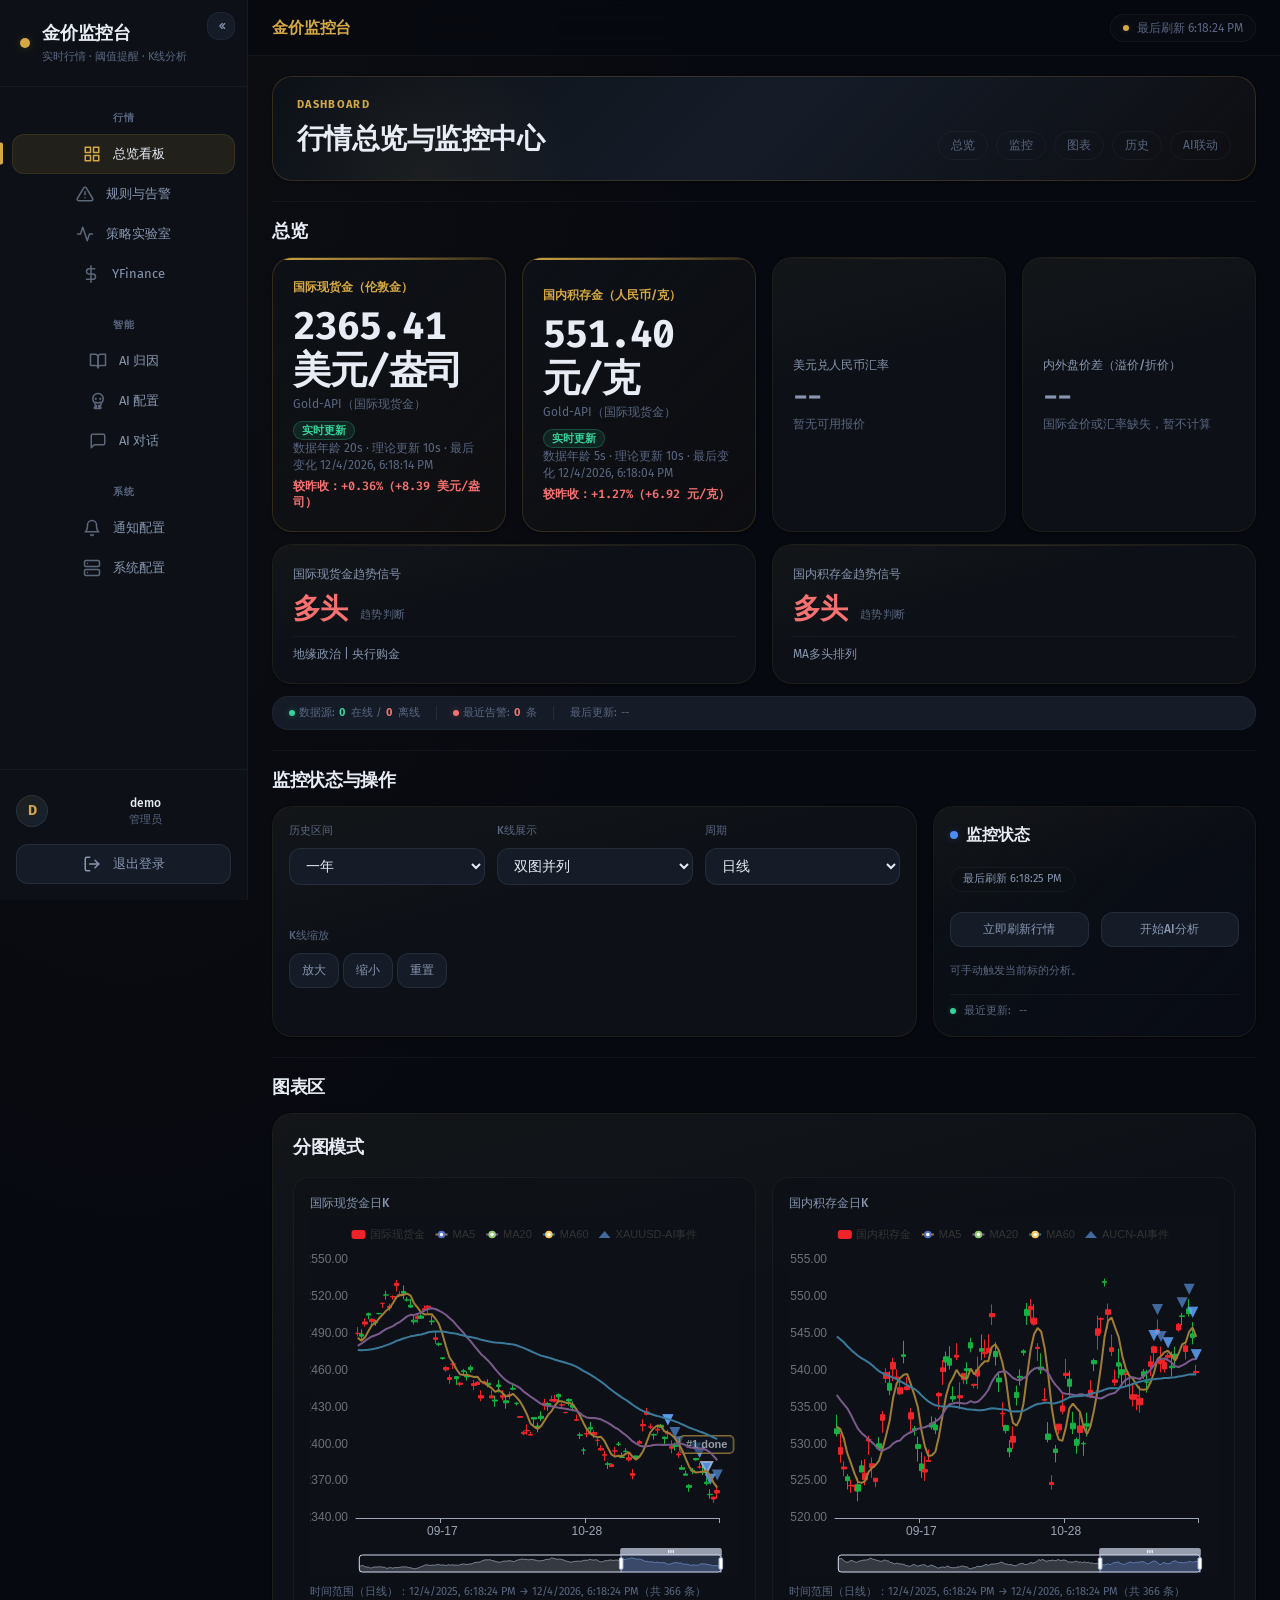
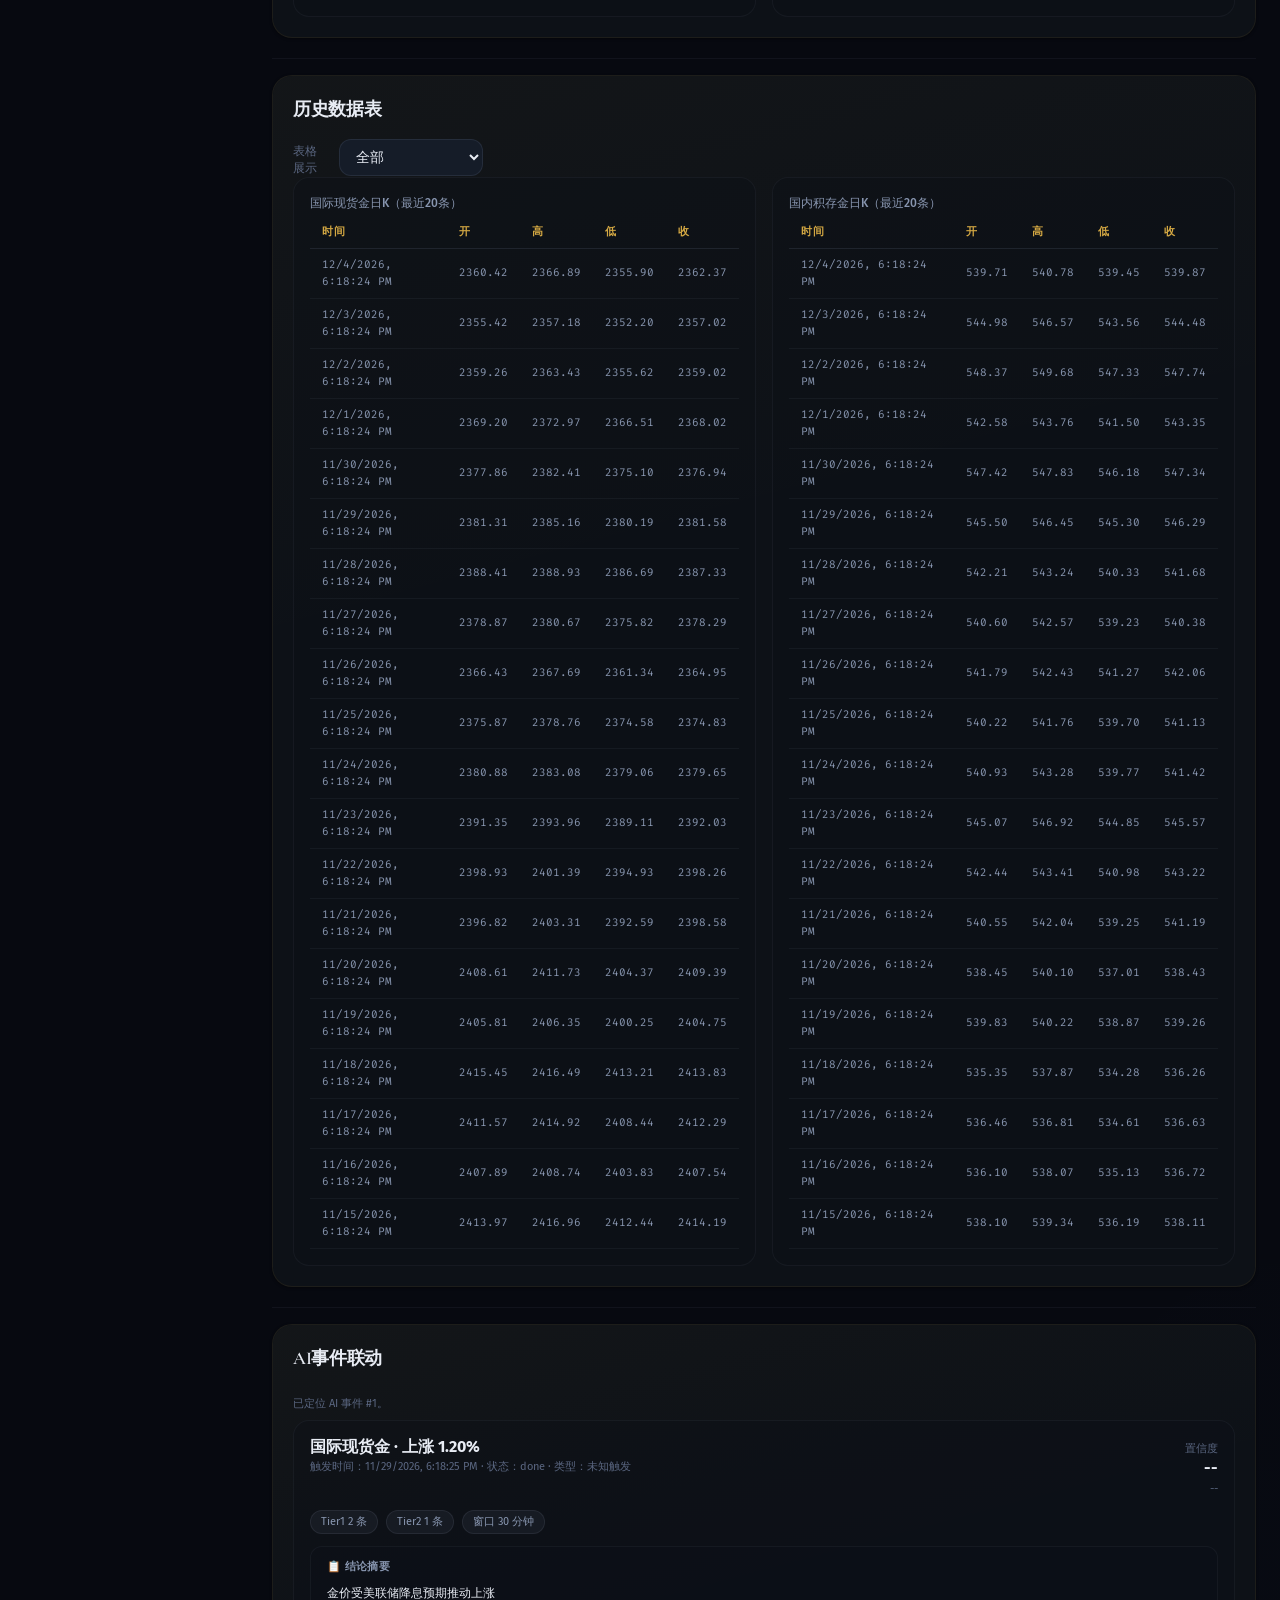
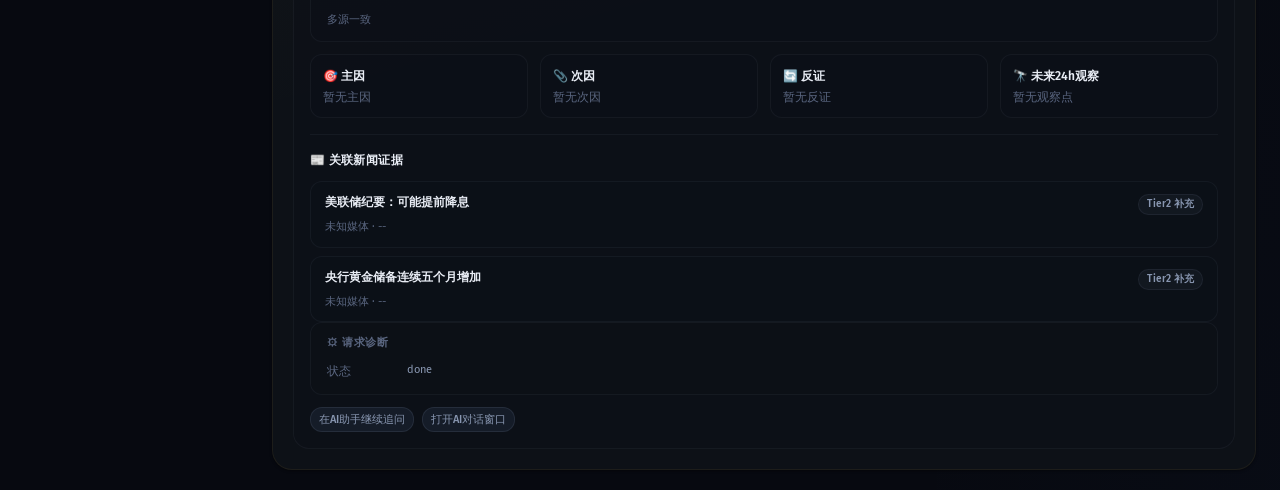
<file: index.html>
<!doctype html>
<html lang="zh-CN">
  <head>
    <meta charset="UTF-8" />
    <meta name="viewport" content="width=device-width, initial-scale=1.0" />
    <title>金价监控台</title>
    <link rel="stylesheet" href="./styles.css?v=1783780614" />
  </head>
  <body>
    <div class="app-layout">
      <aside class="sidebar" id="sidebar"></aside>


      <div class="main-content">
        <header class="topbar">
          <div class="topbar-left">
            <div class="topbar-title">金价监控台</div>
          </div>
          <div class="topbar-right">
            <div class="topbar-status">
              <span class="pulse"></span>
              <span id="last-updated">等待数据</span>
            </div>
          </div>
        </header>

        <main class="container">
      <section class="tab-panel" data-tab-panel="dashboard">
        <section class="dashboard-hero glass">
          <div class="dashboard-hero-copy">
            <p class="dashboard-kicker">Dashboard</p>
            <h2>行情总览与监控中心</h2>
            
          </div>
          <nav class="dashboard-jump-nav" aria-label="看板分区导航">
            <button type="button" class="dashboard-jump-link" data-dashboard-jump="dashboard-overview">总览</button>
            <button type="button" class="dashboard-jump-link" data-dashboard-jump="dashboard-monitor">监控</button>
            <button type="button" class="dashboard-jump-link" data-dashboard-jump="dashboard-charts">图表</button>
            <button type="button" class="dashboard-jump-link" data-dashboard-jump="dashboard-history">历史</button>
            <button type="button" class="dashboard-jump-link" data-dashboard-jump="dashboard-ai-linkage">AI联动</button>
          </nav>
        </section>

        <section class="dashboard-section" id="dashboard-overview">
          <div class="dashboard-section-head">
            <h2>总览</h2>
            
          </div>
          <section class="cards-grid">
            <article class="card glass" id="card-intl" data-tier="primary">
              <h3>国际现货金（伦敦金）</h3>
              <p class="price" id="price-intl">--</p>
              <p class="meta" id="meta-intl">--</p>
              <p class="meta" id="change-intl">较昨收 --</p>
            </article>
            <article class="card glass" id="card-domestic" data-tier="primary">
              <h3>国内积存金（人民币/克）</h3>
              <p class="price" id="price-domestic">--</p>
              <p class="meta" id="meta-domestic">--</p>
              <p class="meta" id="change-domestic">较昨收 --</p>
            </article>
            <article class="card glass" id="card-fx" data-tier="secondary">
              <h3>美元兑人民币汇率</h3>
              <p class="price" id="price-fx">--</p>
              <p class="meta" id="meta-fx">--</p>
            </article>
            <article class="card glass" id="card-spread" data-tier="secondary">
              <h3>内外盘价差（溢价/折价）</h3>
              <p class="price" id="price-spread">--</p>
              <p class="meta" id="meta-spread">--</p>
            </article>
          </section>
          <section class="signals-grid">
            <article class="signal-card glass">
              <h3>国际现货金趋势信号</h3>
              <div class="signal-body">
              <p id="signal-intl-bias" class="signal-bias">--</p>
              <span class="signal-label">趋势判断</span>
            </div>
              <p id="signal-intl-reason" class="signal-reason">--</p>
            </article>
            <article class="signal-card glass">
              <h3>国内积存金趋势信号</h3>
              <div class="signal-body">
              <p id="signal-dom-bias" class="signal-bias">--</p>
              <span class="signal-label">趋势判断</span>
            </div>
              <p id="signal-dom-reason" class="signal-reason">--</p>
            </article>
          </section>
          
          <div id="dashboard-summary-bar" class="dashboard-summary-bar">
            <span class="dashboard-summary-item">
              <span class="summary-dot ok"></span>
              数据源: <span id="summary-source-ok" class="dashboard-summary-count ok-count">0</span>在线 / <span id="summary-source-err" class="dashboard-summary-count err-count">0</span>离线
            </span>
            <span class="dashboard-summary-sep"></span>
            <span class="dashboard-summary-item">
              <span class="summary-dot err"></span>
              最近告警: <span id="summary-alert-count" class="dashboard-summary-count alert-count">0</span>条
            </span>
            <span class="dashboard-summary-sep"></span>
            <span class="dashboard-summary-item" id="summary-last-update-item">
              最后更新: <span id="summary-last-update">--</span>
            </span>
          </div>
        </section>

        <section class="dashboard-section" id="dashboard-monitor">
          <div class="dashboard-section-head">
            <h2>监控状态与操作</h2>
            
          </div>
          <div class="dashboard-monitor-grid">
            <section class="controls glass">
              <div class="control-item">
                <label for="range-select">历史区间</label>
                <select id="range-select">
                  <option value="1m">一个月</option>
                  <option value="3m">三个月</option>
                  <option value="6m">六个月</option>
                  <option value="12m" selected>一年</option>
                </select>
              </div>
              <div class="control-item">
                <label for="layout-select">K线展示</label>
                <select id="layout-select">
                  <option value="split" selected>双图并列</option>
                  <option value="all">全部图表</option>
                  <option value="intl">仅国际现货金</option>
                  <option value="domestic">仅国内积存金</option>
                  <option value="dual-axis">同图双轴对比</option>
                </select>
              </div>
              <div class="control-item">
                <label>周期</label>
                <select id="timeframe-select">
                  <option value="1d" selected>日线</option>
                  <option value="1h">小时线</option>
                </select>
              </div>
              <div class="control-item control-zoom">
                <label>K线缩放</label>
                <div class="zoom-actions">
                  <button id="btn-zoom-in" class="secondary-btn" type="button">放大</button>
                  <button id="btn-zoom-out" class="secondary-btn" type="button">缩小</button>
                  <button id="btn-zoom-reset" class="secondary-btn" type="button">重置</button>
                </div>
              </div>
            </section>
            <article class="monitor-status-card glass">
              <h3>监控状态</h3>
              
              <div class="monitor-status-chip-row">
                <span id="refresh-status" class="chip">自动刷新待启动</span>
              </div>
              <div class="monitor-status-actions">
                <button id="btn-refresh-now" class="secondary-btn" type="button">立即刷新行情</button>
                <button id="btn-insight-trigger" class="secondary-btn" type="button">开始AI分析</button>
              </div>
              
              <div class="meta refresh-hint">可手动触发当前标的分析。</div>
              <div class="monitor-status-time">
                <span class="time-dot"></span>
                最近更新: <span id="monitor-last-time">--</span>
              </div>
            </article>
          </div>
        </section>

        <section class="dashboard-section" id="dashboard-charts">
          <div class="dashboard-section-head">
            <h2>图表区</h2>
            
          </div>
          <section class="chart-panel glass" id="split-wrapper">
            <div class="chart-head">
              <h2>分图模式</h2>
              
            </div>
            <div class="chart-grid">
              <div id="split-box-intl" class="chart-box">
                <h4>国际现货金日K</h4>
                <div id="chart-intl" class="chart"></div>
                <p id="chart-intl-time-range" class="chart-time-range">时间范围：--</p>
              </div>
              <div id="split-box-domestic" class="chart-box">
                <h4>国内积存金日K</h4>
                <div id="chart-domestic" class="chart"></div>
                <p id="chart-dom-time-range" class="chart-time-range">时间范围：--</p>
              </div>
            </div>
          </section>

          <section class="chart-panel glass hidden" id="dual-wrapper">
            <div class="chart-head">
              <h2>同图双轴模式</h2>
              
            </div>
            <div id="chart-dual" class="chart"></div>
            <p id="chart-dual-time-range" class="chart-time-range">时间范围：--</p>
          </section>
        </section>

        <section class="dashboard-section" id="dashboard-history">
          <section class="rules-panel glass">
            <div class="chart-head">
              <h2>历史数据表</h2>
              
            </div>
            <div class="rule-item-actions kline-table-switch">
              <label for="kline-table-view" class="meta">表格展示</label>
              <select id="kline-table-view" aria-label="K线表格展示模式">
                <option value="all" selected>全部</option>
                <option value="intl">仅国际现货金</option>
                <option value="domestic">仅国内积存金</option>
              </select>
            </div>
            <div class="chart-grid kline-table-grid">
              <div id="kline-table-intl-wrap" class="chart-box">
                <h4>国际现货金日K（最近20条）</h4>
                <div class="table-scroll">
                  <table class="data-table">
                    <thead>
                      <tr>
                        <th>时间</th>
                        <th>开</th>
                        <th>高</th>
                        <th>低</th>
                        <th>收</th>
                      </tr>
                    </thead>
                    <tbody id="kline-table-intl-body">
                      <tr>
                        <td colspan="5" class="meta">等待加载K线数据...</td>
                      </tr>
                    </tbody>
                  </table>
                </div>
              </div>
              <div id="kline-table-dom-wrap" class="chart-box">
                <h4>国内积存金日K（最近20条）</h4>
                <div class="table-scroll">
                  <table class="data-table">
                    <thead>
                      <tr>
                        <th>时间</th>
                        <th>开</th>
                        <th>高</th>
                        <th>低</th>
                        <th>收</th>
                      </tr>
                    </thead>
                    <tbody id="kline-table-dom-body">
                      <tr>
                        <td colspan="5" class="meta">等待加载K线数据...</td>
                      </tr>
                    </tbody>
                  </table>
                </div>
              </div>
            </div>
          </section>
        </section>

        <section class="dashboard-section" id="dashboard-ai-linkage">
          <section class="rules-panel glass">
            <div class="chart-head">
              <h2>AI事件联动</h2>
              
            </div>
            <div id="dashboard-insight-tip" class="meta form-tip">等待加载 AI 事件...</div>
            <div id="dashboard-insight-detail" class="insight-detail-card">
              <div class="insight-detail-empty">选择图表事件后查看详情。</div>
            </div>
          </section>
        </section>
      </section>

      <section class="tab-panel hidden" data-tab-panel="rules">
        <section class="rules-panel glass">
          <div class="chart-head">
            <h2>阈值规则</h2>
            
          </div>

          <form
            id="rule-form"
            class="rule-form modal-form"
            data-ui-modal="true"
            data-modal-title="新建阈值规则"
            data-modal-desc="设置触发条件。"
            data-modal-trigger-label="新建规则"
            data-modal-tip-id="rule-form-tip"
          >
            <section class="modal-section">
              <header class="modal-section-head">
                <h4>触发条件</h4>
              </header>
              <div class="modal-grid cols-2">
                <label class="field-box">
                  <span>监控标的</span>
                  <select id="rule-symbol" aria-label="监控标的">
                    <option value="XAUUSD">国际现货金（XAUUSD）</option>
                    <option value="AUCN">国内积存金（AUCN，自动优先浙商→民生）</option>
                  </select>
                </label>
                <label class="field-box">
                  <span>阈值方向</span>
                  <select id="rule-condition" aria-label="阈值条件">
                    <option value="gte">>=（突破）</option>
                    <option value="lte"><=（跌破）</option>
                  </select>
                </label>
                <label class="field-box">
                  <span>触发阈值</span>
                  <input id="rule-threshold" type="number" step="0.01" placeholder="阈值（两位小数）" aria-label="阈值价格" required />
                </label>
                <div class="field-box">
                  <span>快捷填值</span>
                  <div class="field-inline-actions">
                    <button type="button" id="rule-fill-above" class="secondary-btn">按现价+1%</button>
                    <button type="button" id="rule-fill-below" class="secondary-btn">按现价-1%</button>
                  </div>
                </div>
                <label class="field-box full">
                  <span>组合逻辑</span>
                  <select id="rule-logic" aria-label="组合逻辑">
                    <option value="and">AND：全部条件满足才触发</option>
                    <option value="or">OR：任一条件满足即触发</option>
                  </select>
                </label>
              </div>
            </section>

            <details class="modal-accordion">
              <summary>
                <span>高级过滤（可选）</span>
              </summary>
              <div class="modal-grid cols-2">
                <label class="field-box">
                  <span>冷却秒数</span>
                  <input id="rule-cooldown" type="number" min="1" value="900" placeholder="冷却秒" aria-label="冷却秒数" />
                </label>
                <label class="field-box">
                  <span>防抖次数</span>
                  <input id="rule-debounce" type="number" min="1" value="2" placeholder="防抖次数" aria-label="防抖次数" />
                </label>
                <label class="field-box">
                  <span>指标偏向</span>
                  <select id="rule-indicator-filter" aria-label="指标过滤">
                    <option value="any">不过滤</option>
                    <option value="bullish_only">仅多头</option>
                    <option value="bearish_only">仅空头</option>
                    <option value="neutral_only">仅震荡</option>
                  </select>
                </label>
                <label class="field-box">
                  <span>数据新鲜度</span>
                  <select id="rule-freshness-status" aria-label="数据新鲜度过滤">
                    <option value="any">不过滤</option>
                    <option value="live">仅实时更新</option>
                    <option value="delayed">仅非实时更新</option>
                    <option value="cached">仅缓存兜底</option>
                  </select>
                </label>
                <label class="field-box full">
                  <span>最大数据年龄（秒）</span>
                  <input id="rule-max-age" type="number" min="0" step="1" placeholder="最大数据年龄秒（可选）" aria-label="最大数据年龄秒" />
                </label>
              </div>
            </details>

            <div class="modal-footer">
              <button type="submit">新增规则</button>
            </div>
          </form>
          <div id="rule-form-tip" class="meta form-tip">可用现价 ±1% 快速填值。</div>

          <div id="rule-list" class="rule-list"></div>
        </section>

        <section class="rules-panel glass">
          <div class="chart-head">
            <h2>最近告警事件</h2>
            <p>阈值规则触发的告警记录，按时间倒序排列</p>
          </div>
          <div id="alert-list" class="rule-list"></div>
        </section>
      </section>

      <section class="tab-panel hidden" data-tab-panel="lab">
        <section class="rules-panel glass">
          <div class="chart-head">
            <h2>策略实验室（历史回测）</h2>
            
          </div>
          <form
            id="backtest-form"
            class="rule-form settings-form modal-form"
            data-ui-modal="true"
            data-modal-title="运行单规则回测"
            data-modal-desc="选择规则与区间。"
            data-modal-trigger-label="运行单规则回测"
            data-modal-tip-id="backtest-tip"
            data-modal-size="wide"
          >
            <section class="modal-section">
              <header class="modal-section-head">
                <h4>回测参数</h4>
              </header>
              <div class="modal-grid cols-2">
                <label class="field-box">
                  <span>规则</span>
                  <select id="backtest-rule-id" aria-label="选择要回测的规则">
                    <option value="">请选择要回测的规则</option>
                  </select>
                </label>
                <label class="field-box">
                  <span>回测区间</span>
                  <select id="backtest-range" aria-label="回测区间">
                    <option value="1m">一个月</option>
                    <option value="3m">三个月</option>
                    <option value="6m">六个月</option>
                    <option value="12m" selected>一年</option>
                  </select>
                </label>
              </div>
            </section>
            <div class="modal-footer">
              <button id="backtest-run" type="submit">运行回测</button>
            </div>
          </form>
          <div id="backtest-tip" class="meta form-tip">先选择规则。</div>

          <div class="insight-detail-grid" id="backtest-summary">
            <section class="insight-subcard">
              <h4>触发统计</h4>
              <p class="meta">等待回测结果...</p>
            </section>
          </div>

          <div class="chart-grid lab-chart-grid">
            <section class="chart-box">
              <h4>资金曲线（策略 vs 买入持有基准）</h4>
              <div id="backtest-equity-chart" class="chart chart-compact"></div>
            </section>
          </div>

          <form
            id="backtest-compare-form"
            class="rule-form settings-form backtest-compare-form modal-form"
            data-ui-modal="true"
            data-modal-title="按规则分组对比"
            data-modal-desc="对比多条规则。"
            data-modal-trigger-label="规则分组对比"
            data-modal-tip-id="backtest-compare-tip"
            data-modal-size="wide"
          >
            <section class="modal-section">
              <header class="modal-section-head">
                <h4>分组回放</h4>
              </header>
              <div class="modal-grid cols-2">
                <label class="field-box">
                  <span>对比区间</span>
                  <select id="backtest-compare-range" aria-label="规则对比区间">
                    <option value="1m">一个月</option>
                    <option value="3m">三个月</option>
                    <option value="6m">六个月</option>
                    <option value="12m" selected>一年</option>
                  </select>
                </label>
                <label class="field-box full">
                  <span>规则列表（可多选）</span>
                  <select id="backtest-compare-rule-ids" multiple size="6" aria-label="选择对比规则（可多选）"></select>
                </label>
              </div>
            </section>
            <div class="modal-footer">
              <button id="backtest-compare-run" type="submit">开始分组对比</button>
            </div>
          </form>
          <div id="backtest-compare-tip" class="meta form-tip">可多选，留空则全部。</div>
          <div class="backtest-sort-actions">
            <button type="button" class="secondary-btn mini-btn" data-backtest-sort-key="net_return_pct" data-backtest-sort-order="desc">净收益优先</button>
            <button type="button" class="secondary-btn mini-btn" data-backtest-sort-key="alpha_return_pct" data-backtest-sort-order="desc">超额收益优先</button>
            <button type="button" class="secondary-btn mini-btn" data-backtest-sort-key="max_drawdown_pct" data-backtest-sort-order="asc">稳健优先</button>
            <button type="button" class="secondary-btn mini-btn" data-backtest-sort-key="triggered_count" data-backtest-sort-order="desc">触发次数优先</button>
            <span id="backtest-compare-sort-status" class="meta">当前排序：净收益优先</span>
          </div>

          <div class="notify-preview">
            <div class="meta">规则分组对比</div>
            <div class="table-scroll">
              <table class="data-table" id="backtest-compare-table">
                <thead>
                  <tr>
                    <th>规则</th>
                    <th>条件组合</th>
                    <th>触发/恢复</th>
                    <th>1D均值%</th>
                    <th>5D均值%</th>
                    <th>策略净收益%</th>
                    <th>基准收益%</th>
                    <th>超额收益%</th>
                    <th>最大回撤%</th>
                    <th>最大不利%</th>
                  </tr>
                </thead>
                <tbody id="backtest-compare-body">
                  <tr>
                    <td colspan="10" class="meta">暂无对比结果</td>
                  </tr>
                </tbody>
              </table>
            </div>
          </div>

          <div class="notify-preview">
            <div class="meta">逐笔明细</div>
            <div class="table-scroll">
              <table class="data-table" id="backtest-trades-table">
                <thead>
                  <tr>
                    <th>触发时间</th>
                    <th>方向</th>
                    <th>触发价</th>
                    <th>恢复时间</th>
                    <th>1D收益%</th>
                    <th>5D收益%</th>
                    <th>最大不利%</th>
                  </tr>
                </thead>
                <tbody id="backtest-trades-body">
                  <tr>
                    <td colspan="7" class="meta">暂无回测数据</td>
                  </tr>
                </tbody>
              </table>
            </div>
          </div>
        </section>
      </section>

      <section class="tab-panel hidden" data-tab-panel="yfinance">
        <section class="rules-panel glass">
          <div class="chart-head">
            <h2>YFinance 行情看板</h2>
            
          </div>

          <form id="yfinance-form" class="rule-form settings-form">
            <label>
              Ticker
              <input id="yfinance-ticker" type="text" value="" placeholder="输入美股代码，如 AAPL（苹果）、TSLA（特斯拉）、GC=F（黄金期货）" />
            </label>
            <label>
              周期
              <select id="yfinance-period">
                <option value="1mo">一个月</option>
                <option value="3mo">三个月</option>
                <option value="6mo" selected>六个月</option>
                <option value="1y">一年</option>
                <option value="max">全部</option>
              </select>
            </label>
            <label>
              粒度
              <select id="yfinance-interval">
                <option value="1d" selected>日线</option>
                <option value="1h">小时线</option>
                <option value="30m">30分钟</option>
                <option value="15m">15分钟</option>
              </select>
            </label>
            <label>
              盘前盘后
              <select id="yfinance-prepost">
                <option value="false" selected>关闭</option>
                <option value="true">开启</option>
              </select>
            </label>
            <button id="yfinance-load" type="submit">加载行情</button>
          </form>
          <div id="yfinance-tip" class="meta form-tip">输入 Yahoo Finance 美股代码后加载。不支持中文搜索，需输入代码（如 AAPL / TSLA / AMZN）。</div>

          <section class="cards-grid yfinance-summary-grid">
            <article class="card glass">
              <h3>最新价</h3>
              <p class="price" id="yfinance-price">--</p>
              <p class="meta" id="yfinance-asof">--</p>
            </article>
            <article class="card glass">
              <h3>涨跌幅</h3>
              <p class="price" id="yfinance-change-pct">--</p>
              <p class="meta" id="yfinance-change-abs">--</p>
            </article>
            <article class="card glass">
              <h3>日内区间</h3>
              <p class="price" id="yfinance-day-range">--</p>
              <p class="meta" id="yfinance-currency">--</p>
            </article>
            <article class="card glass">
              <h3>成交量</h3>
              <p class="price" id="yfinance-volume">--</p>
              <p class="meta" id="yfinance-exchange">--</p>
            </article>
          </section>

          <section class="chart-panel">
            <div class="chart-head">
              <h2 id="yfinance-chart-title">价格走势</h2>
              <p id="yfinance-chart-meta">等待加载行情...</p>
            </div>
            <div id="chart-yfinance" class="chart"></div>
          </section>

          <div class="notify-preview">
            <div class="meta">最近 K 线（最多 30 条）</div>
            <div class="table-scroll">
              <table class="data-table">
                <thead>
                  <tr>
                    <th>时间</th>
                    <th>开</th>
                    <th>高</th>
                    <th>低</th>
                    <th>收</th>
                    <th>量</th>
                  </tr>
                </thead>
                <tbody id="yfinance-bars-body">
                  <tr>
                    <td colspan="6" class="meta">等待加载行情...</td>
                  </tr>
                </tbody>
              </table>
            </div>
          </div>

          <div class="notify-preview">
            <div class="meta">相关新闻（Yahoo Finance）</div>
            <ul id="yfinance-news-list" class="yfinance-news-list">
              <li class="meta">等待加载新闻...</li>
            </ul>
          </div>
        </section>
      </section>

      <section class="tab-panel hidden" data-tab-panel="wecom">
        <section class="rules-panel glass">
          <div class="chart-head">
            <h2>微信推送配置</h2>
          </div>
          <form
            id="wecom-settings-form"
            class="rule-form settings-form wecom-form modal-form"
            data-ui-modal="true"
            data-modal-title="编辑微信推送配置"
            data-modal-desc="编辑 Webhook 与事件。"
            data-modal-trigger-label="编辑微信配置"
            data-modal-tip-id="wecom-settings-tip"
            data-modal-size="wide"
          >
            <section class="modal-section">
              <header class="modal-section-head">
                <h4>通道与样式</h4>
              </header>
              <div class="modal-grid cols-2">
                <label class="field-box full">
                  <span>企业微信 Webhook</span>
                  <input id="cfg-webhook" type="text" placeholder="企业微信机器人 Webhook URL（留空不修改）" aria-label="企业微信 Webhook 地址" />
                </label>
                <label class="field-box">
                  <span>标题前缀</span>
                  <input id="cfg-title-prefix" type="text" maxlength="24" placeholder="消息标题前缀（可选）" aria-label="消息标题前缀" />
                </label>
                <label class="field-box">
                  <span>消息样式</span>
                  <select id="cfg-notify-style" aria-label="通知样式">
                    <option value="detailed">详细</option>
                    <option value="compact">简洁</option>
                  </select>
                </label>
              </div>
            </section>

            <section class="modal-section">
              <header class="modal-section-head">
                <h4>通知事件</h4>
              </header>
              <div class="modal-grid cols-2">
                <label class="field-box">
                  <span>阈值触发通知</span>
                  <select id="cfg-notify-trigger" aria-label="阈值触发通知开关">
                    <option value="true">开启</option>
                    <option value="false">关闭</option>
                  </select>
                </label>
                <label class="field-box">
                  <span>恢复通知</span>
                  <select id="cfg-notify-recover" aria-label="恢复通知开关">
                    <option value="true">开启</option>
                    <option value="false">关闭</option>
                  </select>
                </label>
                <label class="field-box">
                  <span>数据源通知</span>
                  <select id="cfg-notify-source" aria-label="数据源通知开关">
                    <option value="true">开启</option>
                    <option value="false">关闭</option>
                  </select>
                </label>
                <label class="field-box">
                  <span>心跳通知</span>
                  <select id="cfg-notify-heartbeat" aria-label="心跳通知开关">
                    <option value="false">关闭</option>
                    <option value="true">开启</option>
                  </select>
                </label>
              </div>
            </section>

            <div class="modal-footer split">
              <button type="button" id="btn-test-notify" class="secondary-btn">测试微信推送</button>
              <button type="submit">保存微信配置</button>
            </div>
          </form>
          <div id="wecom-settings-tip" class="meta form-tip">微信配置未加载</div>
          <section class="notify-preview wecom-guide-panel">
            <div class="meta">检查</div>
            <ul id="wecom-guide-steps" class="wecom-guide-steps">
              <li class="wecom-guide-item">
                <div>
                  <strong>1. 配置 Webhook</strong>
                </div>
                <span class="tag">待完成</span>
              </li>
              <li class="wecom-guide-item">
                <div>
                  <strong>2. 选择事件</strong>
                </div>
                <span class="tag">待完成</span>
              </li>
              <li class="wecom-guide-item">
                <div>
                  <strong>3. 测试推送</strong>
                </div>
                <span class="tag">待完成</span>
              </li>
            </ul>
            <p id="wecom-guide-status" class="meta">Webhook 未检查；测试未执行</p>
          </section>

          <div class="notify-preview">
            <div class="meta">消息预览</div>
            <pre id="notify-preview" class="preview-box">等待配置加载...</pre>
          </div>
        </section>
      </section>

      <section class="tab-panel hidden" data-tab-panel="insight-policy">
        <section class="rules-panel glass">
          <div class="chart-head">
            <h2>AI异动归因策略</h2>
          </div>

          <form
            id="insight-policy-form"
            class="rule-form settings-form modal-form"
            data-ui-modal="true"
            data-ui-modal-mode="page"
            data-modal-title="编辑 AI 异动策略"
            data-modal-desc="调整 AI 异动策略。"
            data-modal-trigger-label="编辑 AI 策略"
            data-modal-tip-id="insight-policy-tip"
            data-modal-size="xl"
          >
            <section
              class="modal-section"
              data-ui-submodal="true"
              data-submodal-title="AI策略：总开关与信源模式"
              data-submodal-desc="编辑开关与白名单。"
              data-submodal-trigger-label="进入编辑"
              data-submodal-content=".modal-grid"
            >
              <header class="modal-section-head">
                <h4>总开关与信源模式</h4>
              </header>
              <div class="modal-grid cols-3">
                <label class="field-box">
                  <span>AI归因</span>
                  <select id="insight-enabled" aria-label="AI归因功能开关">
                    <option value="true">开启</option>
                    <option value="false">关闭</option>
                  </select>
                </label>
                <label class="field-box">
                  <span>信源策略</span>
                  <select id="insight-policy-mode" aria-label="信源策略模式">
                    <option value="whitelist_preferred">白名单优先 + 不足补充</option>
                    <option value="whitelist_only">仅白名单（不足则证据不足）</option>
                  </select>
                </label>
                <label class="field-box">
                  <span>最小权威条数</span>
                  <input id="insight-min-authoritative" type="number" min="1" step="1" placeholder="默认 5" />
                </label>
                <label class="field-box full">
                  <span>权威域名白名单</span>
                  <textarea id="insight-whitelist" rows="4" placeholder="每行一个域名，例如 news.cctv.com"></textarea>
                </label>
              </div>
            </section>

            <section
              class="modal-section"
              data-ui-submodal="true"
              data-submodal-title="AI策略：触发参数"
              data-submodal-desc="编辑阈值与冷却。"
              data-submodal-trigger-label="进入编辑"
              data-submodal-content=".modal-grid"
            >
              <header class="modal-section-head">
                <h4>触发参数</h4>
              </header>
              <div class="modal-grid cols-3">
                <label class="field-box">
                  <span>触发档位</span>
                  <select id="insight-trigger-profile" aria-label="触发档位">
                    <option value="balanced">balanced（平衡）</option>
                    <option value="conservative">conservative（保守）</option>
                    <option value="sensitive">sensitive（敏感）</option>
                  </select>
                </label>
                <label class="field-box">
                  <span>基础上涨阈值（%）</span>
                  <input id="insight-up-pct" type="number" min="0.1" step="0.1" placeholder="默认 2.0" />
                </label>
                <label class="field-box">
                  <span>基础下跌阈值（%）</span>
                  <input id="insight-down-pct" type="number" min="0.1" step="0.1" placeholder="默认 2.0" />
                </label>
                <label class="field-box">
                  <span>急速窗口（分钟）</span>
                  <input id="insight-fast-window-minutes" type="number" min="5" step="1" placeholder="默认 30" />
                </label>
                <label class="field-box">
                  <span>急速阈值（%）</span>
                  <input id="insight-fast-threshold-pct" type="number" min="0.1" step="0.1" placeholder="默认 0.6" />
                </label>
                <label class="field-box">
                  <span>短时窗口（分钟）</span>
                  <input id="insight-short-window-minutes" type="number" min="5" step="1" placeholder="默认 120" />
                </label>
                <label class="field-box">
                  <span>短时阈值（%）</span>
                  <input id="insight-short-threshold-pct" type="number" min="0.1" step="0.1" placeholder="默认 1.0" />
                </label>
                <label class="field-box">
                  <span>周期触发秒数</span>
                  <input id="insight-periodic-summary-sec" type="number" min="300" step="60" placeholder="默认 7200" />
                </label>
                <label class="field-box">
                  <span>急速冷却（秒）</span>
                  <input id="insight-cooldown-fast-sec" type="number" min="30" step="30" placeholder="默认 1800" />
                </label>
                <label class="field-box">
                  <span>短时冷却（秒）</span>
                  <input id="insight-cooldown-short-sec" type="number" min="30" step="30" placeholder="默认 3600" />
                </label>
                <label class="field-box">
                  <span>周期冷却（秒）</span>
                  <input id="insight-cooldown-periodic-sec" type="number" min="30" step="30" placeholder="默认 7200" />
                </label>
                <label class="field-box">
                  <span>兼容窗口（分钟）</span>
                  <input id="insight-window-minutes" type="number" min="5" step="1" placeholder="默认 1440" />
                </label>
                <label class="field-box">
                  <span>兼容冷却（秒）</span>
                  <input id="insight-cooldown-sec" type="number" min="60" step="1" placeholder="默认 3600" />
                </label>
                <label class="field-box full">
                  <span>监控标的</span>
                  <input id="insight-symbols" type="text" placeholder="逗号分隔，如 XAUUSD,AUCN" />
                </label>
              </div>
            </section>

            <section class="modal-section">
              <header class="modal-section-head">
                <h4>采集与推送</h4>
              </header>
              <div class="modal-grid cols-2">
                <label class="field-box">
                  <span>RSS抓取</span>
                  <select id="insight-rss-enabled" aria-label="RSS新闻抓取开关">
                    <option value="true">开启</option>
                    <option value="false">关闭</option>
                  </select>
                </label>
                <label class="field-box">
                  <span>企业微信自动推送</span>
                  <select id="insight-notify-enabled" aria-label="AI归因推送开关">
                    <option value="true">开启</option>
                    <option value="false">关闭</option>
                  </select>
                </label>
              </div>
            </section>

            <section
              class="modal-section"
              data-ui-submodal="true"
              data-submodal-title="AI策略：模板与自定义规则"
              data-submodal-desc="编辑模板与规则。"
              data-submodal-trigger-label="进入编辑"
              data-submodal-content=".insight-strategy-panel"
            >
              <header class="modal-section-head">
                <h4>策略模板与自定义规则</h4>
              </header>
              <div class="insight-strategy-panel">
            <div class="meta">策略模板</div>
                <div id="insight-strategy-list" class="insight-strategy-grid">
                  <div class="insight-strategy-empty">等待策略配置加载...</div>
                </div>
                <textarea id="insight-custom-strategies" rows="4" placeholder="每行一条自定义策略"></textarea>
              </div>
            </section>

            <div class="modal-footer">
              <button type="submit" class="insight-save-btn">保存 AI 策略配置</button>
            </div>
          </form>
          <div id="insight-policy-tip" class="meta form-tip">AI策略未加载</div>
          <div class="notify-preview">
            <div class="meta">策略预览</div>
            <pre id="insight-policy-preview" class="preview-box">等待配置加载...</pre>
          </div>
        </section>

        <section class="rules-panel glass">
          <div class="chart-head">
            <h2>AI归因事件记录</h2>
            <p>查看事件、结论和证据</p>
          </div>
          <div class="rule-item-actions">
            <button id="insight-manual-trigger-btn" type="button" class="secondary-btn">开始AI分析</button>
            <button id="insight-refresh-btn" type="button" class="secondary-btn">刷新事件</button>
            <button id="insight-simulate-btn" type="button" class="secondary-btn">模拟触发</button>
          </div>
          <div id="insight-event-list" class="rule-list"></div>
          <div class="notify-preview">
            <div class="meta">详情</div>
            <div id="insight-event-detail" class="insight-detail-card">
              <div class="insight-detail-empty">选择事件后查看详情。</div>
            </div>
          </div>
        </section>
      </section>

      <section class="tab-panel hidden" data-tab-panel="insight-ai">
        <section class="rules-panel glass">
          <div class="chart-head">
            <h2>AI调用配置</h2>
          </div>
          <form
            id="insight-provider-form"
            class="rule-form settings-form modal-form"
            data-ui-modal="true"
            data-ui-modal-mode="page"
            data-modal-title="编辑 AI 调用配置"
            data-modal-desc="调整 AI 调用配置。"
            data-modal-trigger-label="编辑 AI 调用"
            data-modal-tip-id="insight-provider-tip"
            data-modal-size="wide"
          >
            <section
              class="modal-section"
              data-ui-submodal="true"
              data-submodal-title="AI调用：新闻 API"
              data-submodal-desc="编辑新闻接口。"
              data-submodal-trigger-label="进入编辑"
              data-submodal-content=".modal-grid"
            >
              <header class="modal-section-head">
                <h4>新闻 API</h4>
              </header>
              <div class="modal-grid cols-2">
                <label class="field-box">
                  <span>新闻 API 开关</span>
                  <select id="insight-news-api-enabled" aria-label="新闻API开关">
                    <option value="false">关闭</option>
                    <option value="true">开启</option>
                  </select>
                </label>
                <label class="field-box">
                  <span>查询参数名</span>
                  <input id="insight-news-api-query-param" type="text" placeholder="默认 q" />
                </label>
                <label class="field-box full">
                  <span>新闻 API 地址</span>
                  <input id="insight-news-api-base-url" type="text" placeholder="新闻API地址（可选）" />
                </label>
                <label class="field-box full">
                  <span>新闻 API Key</span>
                  <input id="insight-news-api-key" type="password" placeholder="留空不修改" />
                </label>
              </div>
            </section>

            <section
              class="modal-section"
              data-ui-submodal="true"
              data-submodal-title="AI调用：网关与模型"
              data-submodal-desc="编辑模型连接。"
              data-submodal-trigger-label="进入编辑"
              data-submodal-content=".modal-grid"
            >
              <header class="modal-section-head">
                <h4>AI 网关与模型</h4>
              </header>
              <div class="modal-grid cols-2">
                <label class="field-box">
                  <span>AI 调用开关</span>
                  <select id="insight-ai-enabled" aria-label="AI调用开关">
                    <option value="false">关闭</option>
                    <option value="true">开启</option>
                  </select>
                </label>
                <label class="field-box">
                  <span>模型名</span>
                  <input id="insight-ai-model" type="text" placeholder="如 gpt-4o-mini" />
                </label>
                <label class="field-box full">
                  <span>AI Base URL</span>
                  <input id="insight-ai-base-url" type="text" placeholder="OpenAI兼容网关地址" />
                </label>
                <label class="field-box full">
                  <span>AI API Key</span>
                  <input id="insight-ai-api-key" type="password" placeholder="留空不修改" />
                </label>
                <div class="field-box full">
                  <span>模型探测</span>
                  <div class="insight-model-detect">
                    <select id="insight-ai-model-select" aria-label="检测到的模型列表">
                    <option value="">检测到的模型</option>
                    </select>
                    <button type="button" id="insight-detect-models" class="secondary-btn">检测模型</button>
                    <button type="button" id="insight-test-ai" class="secondary-btn">测试 AI Key</button>
                  </div>
                  <div id="insight-ai-action-status" class="insight-ai-action-status" role="status" aria-live="polite">
                    <div class="insight-ai-action-head">
                      <span class="insight-ai-action-badge">未测试</span>
                      <time class="insight-ai-action-time" datetime="">--:--:--</time>
                    </div>
                    <p class="insight-ai-action-message">测试结果会显示在这里。</p>
                  </div>
                </div>
              </div>
            </section>

            <div class="modal-footer">
              <button type="submit" class="insight-save-btn">保存 AI 调用配置</button>
            </div>
          </form>
          <div id="insight-provider-tip" class="meta form-tip">AI调用未加载</div>
        </section>
      </section>

      <section class="tab-panel hidden" data-tab-panel="insight-chat">
        <section class="rules-panel glass insight-assistant-panel">
          <div class="chart-head">
            <h2>AI 对话助手</h2>
          </div>
          <div class="insight-assistant-layout">
            <aside class="insight-assistant-side">
              <section class="insight-assistant-side-card">
                <div class="assistant-card-head">
                  <h3>上下文锚点</h3>
                  <span id="insight-assistant-context-badge" class="chip">默认</span>
                </div>
                <p id="insight-assistant-context-summary" class="meta">行情 / 事件 / 新闻</p>
                <div id="insight-assistant-context-tags" class="assistant-tag-list">
                  <span class="tag">XAUUSD</span>
                  <span class="tag">AUCN</span>
                  <span class="tag">USDCNY</span>
                </div>
                <div class="rule-item-actions assistant-context-actions">
                  <button id="insight-assistant-use-event" type="button" class="secondary-btn">引用事件</button>
                  <button id="insight-assistant-clear-context" type="button" class="secondary-btn">清除</button>
                </div>
              </section>

              <section class="insight-assistant-side-card">
                <div class="assistant-card-head">
                  <h3>会话导航</h3>
                  <span id="insight-assistant-turn-count" class="chip">0 轮</span>
                </div>
                <div id="insight-assistant-turns" class="insight-assistant-turns">
                  <p class="meta">发送后显示会话。</p>
                </div>
              </section>

              <section class="insight-assistant-side-card">
                <div class="assistant-card-head">
                  <h3>快捷追问</h3>
                </div>
                <div id="insight-assistant-followups" class="insight-assistant-followups"></div>
              </section>
            </aside>

            <section class="insight-assistant-main">
              <div id="insight-assistant-log" class="insight-assistant-log" aria-live="polite">
                <article class="insight-assistant-item assistant">
                  <div class="role">AI</div>
                  <div class="bubble">可以直接问行情、策略或风险。</div>
                </article>
              </div>
              <form id="insight-assistant-form" class="insight-assistant-form">
                <textarea
                  id="insight-assistant-input"
                  rows="3"
                  placeholder="输入问题。Enter 换行，⌘+Enter 发送"
                ></textarea>
                <div class="rule-item-actions">
                  <button id="insight-assistant-send" type="submit" class="secondary-btn">发送</button>
                  <button id="insight-assistant-clear" type="button" class="secondary-btn">新会话</button>
                </div>
              </form>
              <div id="insight-assistant-tip" class="meta form-tip">⌘+Enter 发送</div>
            </section>
          </div>
        </section>
      </section>

      <section class="tab-panel hidden" data-tab-panel="deploy">
        <section class="rules-panel glass deploy-overview">
          <div class="chart-head">
            <h2>部署控制台</h2>
          </div>
          <div id="deploy-view-switch" class="deploy-view-switch">
            <button type="button" class="secondary-btn active" data-deploy-view-link="settings">设置中心</button>
            <button type="button" class="secondary-btn" data-deploy-view-link="accounts">账号与权限</button>
            <button type="button" class="secondary-btn" data-deploy-view-link="observability">状态与审计</button>
          </div>
        </section>

        <section class="rules-panel glass" data-deploy-view-panel="settings">
          <div class="chart-head">
            <h2>设置中心</h2>
          </div>
          <form
            id="deploy-settings-form"
            class="rule-form settings-form modal-form"
            data-ui-modal="true"
            data-ui-modal-mode="page"
            data-modal-title="编辑部署与安全配置"
            data-modal-desc="编辑部署配置。"
            data-modal-trigger-label="编辑部署配置"
            data-modal-tip-id="deploy-settings-tip"
            data-modal-size="xl"
          >
            <section class="modal-section">
              <header class="modal-section-head">
                <h4>运行参数</h4>
              </header>
              <div class="modal-grid cols-3">
                <label class="field-box">
                  <span>轮询间隔（秒）</span>
                  <input id="cfg-interval" type="number" min="5" step="1" placeholder="例如 5" aria-label="轮询间隔秒数" />
                </label>
                <label class="field-box">
                  <span>国内附加溢价（CNY/g）</span>
                  <input id="cfg-premium" type="number" step="0.01" placeholder="例如 0.00" aria-label="国内附加溢价" />
                </label>
                <label class="field-box">
                  <span>控制台提示</span>
                  <select id="cfg-console" aria-label="控制台提示开关">
                    <option value="true">开启</option>
                    <option value="false">关闭</option>
                  </select>
                </label>
              </div>
            </section>

            <details
              class="modal-accordion"
              open
              data-ui-submodal="true"
              data-submodal-title="数据源新鲜度判定"
              data-submodal-desc="调整更新时效。"
              data-submodal-trigger-label="进入编辑"
            >
              <summary>
                <span>数据源新鲜度判定（高级）</span>
              </summary>
              <div class="source-update-config">
                <div class="source-update-grid">
                  <label>Gold-API（国际主源）<input id="cfg-exp-gold-api" type="number" min="5" step="1" /></label>
                  <label>CoinGecko（国际备源）<input id="cfg-exp-coingecko" type="number" min="5" step="1" /></label>
                  <label>CoinGecko XAUT（国际备源）<input id="cfg-exp-coingecko-tether" type="number" min="5" step="1" /></label>
                  <label>Yahoo 期货（国际备源）<input id="cfg-exp-yahoo-gc" type="number" min="5" step="1" /></label>
                  <label>Stooq（国际备源）<input id="cfg-exp-stooq" type="number" min="5" step="1" /></label>
                  <label>浙商积存金（AUCN主源）<input id="cfg-exp-jd-zheshang" type="number" min="5" step="1" /></label>
                  <label>民生积存金（AUCN备源）<input id="cfg-exp-jd-minsheng" type="number" min="5" step="1" /></label>
                  <label>国内积存金合成（AUCN兜底）<input id="cfg-exp-domestic" type="number" min="5" step="1" /></label>
                  <label>国内积存金合成备源（AUCN）<input id="cfg-exp-domestic-backup" type="number" min="5" step="1" /></label>
                  <label>Yahoo 汇率（分钟级）<input id="cfg-exp-yahoo-fx" type="number" min="5" step="1" /></label>
                  <label>OpenER 汇率（低频兜底）<input id="cfg-exp-open-er" type="number" min="5" step="1" /></label>
                </div>
              </div>
            </details>

            <details
              class="modal-accordion"
              data-ui-submodal="true"
              data-submodal-title="部署与认证"
              data-submodal-desc="管理监听与认证。"
              data-submodal-trigger-label="进入编辑"
            >
              <summary>
                <span>部署与认证（高级）</span>
              </summary>
              <div class="source-update-config">
                <div class="source-update-grid">
                  <label>部署监听地址（重启生效）<input id="cfg-deploy-host" type="text" maxlength="128" placeholder="0.0.0.0" /></label>
                  <label>部署端口（重启生效）<input id="cfg-deploy-port" type="number" min="1" max="65535" step="1" /></label>
                  <label>时区（重启生效）<input id="cfg-deploy-timezone" type="text" maxlength="64" placeholder="Asia/Shanghai" /></label>
                  <label>登录用户名<input id="cfg-auth-user" type="text" maxlength="64" placeholder="BASIC_AUTH_USER" /></label>
                  <label>登录密码（留空表示不修改）<input id="cfg-auth-pass" type="password" maxlength="128" placeholder="BASIC_AUTH_PASS" /></label>
                  <label>会话时长（秒，最少300）<input id="cfg-session-ttl" type="number" min="300" step="1" /></label>
                  <label>会话密钥（留空表示不修改）<input id="cfg-session-secret" type="text" maxlength="256" placeholder="SESSION_SECRET" /></label>
                  <label>失败次数阈值（最少2）<input id="cfg-auth-max-failures" type="number" min="2" step="1" /></label>
                  <label>失败统计窗口秒数（最少30）<input id="cfg-auth-window" type="number" min="30" step="1" /></label>
                  <label>封禁时长秒数（最少10）<input id="cfg-auth-ban" type="number" min="10" step="1" /></label>
                </div>
              </div>
            </details>

            <details
              class="modal-accordion"
              data-ui-submodal="true"
              data-submodal-title="邮箱验证（SMTP）"
            data-submodal-desc="编辑 SMTP 参数。"
              data-submodal-trigger-label="进入编辑"
            >
              <summary>
                <span>邮箱验证（SMTP，高级）</span>
              </summary>
              <div class="source-update-config">
                <div class="source-update-grid">
                  <label>SMTP 主机<input id="cfg-smtp-host" type="text" maxlength="128" placeholder="smtp.example.com" /></label>
                  <label>SMTP 端口<input id="cfg-smtp-port" type="number" min="1" step="1" placeholder="587" /></label>
                  <label>SMTP 用户名<input id="cfg-smtp-user" type="text" maxlength="128" placeholder="bot@example.com" /></label>
                  <label>SMTP 密码（留空表示不修改）<input id="cfg-smtp-pass" type="password" maxlength="256" placeholder="SMTP_PASS" /></label>
                  <label>发件邮箱<input id="cfg-smtp-from" type="text" maxlength="128" placeholder="bot@example.com" /></label>
                  <label>验证码有效期（秒，最少120）<input id="cfg-bootstrap-code-ttl" type="number" min="120" step="1" /></label>
                  <label>重发间隔（秒，最少15）<input id="cfg-bootstrap-code-resend" type="number" min="15" step="1" /></label>
                  <label>启用 STARTTLS
                    <select id="cfg-smtp-use-tls">
                      <option value="true">是</option>
                      <option value="false">否</option>
                    </select>
                  </label>
                  <label>启用 SSL
                    <select id="cfg-smtp-use-ssl">
                      <option value="false">否</option>
                      <option value="true">是</option>
                    </select>
                  </label>
                </div>
              </div>
            </details>

            <div class="modal-footer">
              <button type="submit">保存部署配置</button>
            </div>
          </form>
          <div id="deploy-settings-tip" class="meta form-tip">部署配置未加载</div>
          <div id="deploy-runtime-info" class="meta">部署环境信息加载中...</div>
        </section>

        <section class="rules-panel glass hidden" data-deploy-view-panel="accounts">
          <div class="chart-head">
            <h2>账号与权限</h2>
            <p>管理邀请码、用户和密码</p>
          </div>

          <div class="deploy-action-stack">
            <article class="deploy-action-card">
              <header class="deploy-action-head">
                <h3>邀请码管理</h3>
              </header>
              <div id="invite-create-action" class="panel-action-row modal-action-slot"></div>
              <div id="invite-create-tip" class="meta form-tip">仅管理员可生成邀请码。</div>
              <pre id="invite-code-output" class="preview-box">尚未生成邀请码</pre>
            </article>

            <article class="deploy-action-card">
              <header class="deploy-action-head">
                <h3>用户与权限</h3>
              </header>
              <div id="user-manage-action" class="panel-action-row modal-action-slot"></div>
              <div id="user-manage-tip" class="meta form-tip">用户列表加载中...</div>
              <div id="user-manage-summary" class="meta deploy-summary-list">用户统计加载中...</div>
            </article>

            <article class="deploy-action-card">
              <header class="deploy-action-head">
                <h3>我的账号安全</h3>
              </header>
              <div id="change-password-action" class="panel-action-row modal-action-slot"></div>
              <div id="change-password-tip" class="meta form-tip">修改后使用新密码登录。</div>
            </article>
          </div>

          <form
            id="invite-create-form"
            class="rule-form invite-form modal-form"
            data-ui-modal="true"
            data-modal-title="生成邀请码"
            data-modal-desc="设置次数与有效期。"
            data-modal-trigger-label="邀请码"
            data-modal-tip-id="invite-create-tip"
            data-modal-trigger-target="invite-create-action"
          >
            <section class="modal-section">
              <header class="modal-section-head">
                <h4>邀请码参数</h4>
                <p>设置次数和有效期</p>
              </header>
              <div class="modal-grid cols-2">
                <label class="field-box">
                  <span>可使用次数</span>
                  <input id="invite-max-uses" type="number" min="1" step="1" value="1" />
                </label>
                <label class="field-box">
                  <span>有效天数</span>
                  <input id="invite-expire-days" type="number" min="1" step="1" value="7" />
                </label>
              </div>
            </section>
            <div class="modal-footer">
              <button type="submit">生成邀请码</button>
            </div>
          </form>

          <form
            id="user-manage-form"
            class="rule-form settings-form modal-form"
            data-ui-modal="true"
            data-modal-title="用户管理"
            data-modal-desc="管理用户与权限。"
            data-modal-trigger-label="用户管理"
            data-modal-tip-id="user-manage-tip"
            data-modal-size="wide"
            data-modal-trigger-target="user-manage-action"
          >
            <section class="modal-section">
              <header class="modal-section-head">
                <h4>用户列表</h4>
                <p>仅管理员可操作</p>
              </header>
              <div class="rule-item-actions">
                <button type="button" class="secondary-btn" data-open-form-modal="user-create-form">新增用户</button>
                <button type="button" class="secondary-btn" id="refresh-user-list">刷新列表</button>
              </div>
              <div id="user-list" class="rule-list"></div>
            </section>
          </form>

          <form
            id="user-create-form"
            class="rule-form settings-form modal-form"
            data-ui-modal="true"
            data-modal-title="新增用户"
            data-modal-desc="创建账号。"
            data-modal-hide-trigger="true"
            data-modal-tip-id="user-create-tip"
          >
            <section class="modal-section">
              <header class="modal-section-head">
                <h4>新用户信息</h4>
                <p>填写基础信息</p>
              </header>
              <div class="modal-grid cols-2">
                <label class="field-box">
                  <span>用户名（可用邮箱）</span>
                  <input id="user-create-username" type="text" maxlength="64" placeholder="例如 member@example.com" />
                </label>
                <label class="field-box">
                  <span>邮箱（可选）</span>
                  <input id="user-create-email" type="email" maxlength="128" placeholder="例如 member@example.com" />
                </label>
                <label class="field-box">
                  <span>初始密码</span>
                  <input id="user-create-password" type="password" maxlength="128" placeholder="请输入初始密码" />
                </label>
                <label class="field-box">
                  <span>用户角色</span>
                  <select id="user-create-is-admin">
                    <option value="false">普通用户</option>
                    <option value="true">管理员</option>
                  </select>
                </label>
                <label class="field-box">
                  <span>启用状态</span>
                  <select id="user-create-enabled">
                    <option value="true">启用</option>
                    <option value="false">停用</option>
                  </select>
                </label>
              </div>
            </section>
            <div class="modal-footer">
              <button type="submit">创建用户</button>
            </div>
          </form>
              <div id="user-create-tip" class="meta form-tip modal-only">在用户管理中新增。</div>

          <form
            id="change-password-form"
            class="rule-form settings-form modal-form"
            data-ui-modal="true"
            data-modal-title="修改当前账号密码"
            data-modal-desc="修改当前账号密码。"
            data-modal-trigger-label="修改密码"
            data-modal-tip-id="change-password-tip"
            data-modal-trigger-target="change-password-action"
          >
            <section class="modal-section">
              <header class="modal-section-head">
                <h4>密码修改</h4>
                <p>输入当前密码和新密码</p>
              </header>
              <div class="modal-grid cols-1">
                <label class="field-box full">
                  <span>当前密码</span>
                  <input id="current-password" type="password" maxlength="128" placeholder="请输入当前密码" />
                </label>
                <label class="field-box full">
                  <span>新密码</span>
                  <input id="new-password" type="password" maxlength="128" placeholder="请输入新密码" />
                </label>
                <label class="field-box full">
                  <span>确认新密码</span>
                  <input id="confirm-new-password" type="password" maxlength="128" placeholder="请再次输入新密码" />
                </label>
              </div>
            </section>
            <div class="modal-footer">
              <button type="submit">修改我的密码</button>
            </div>
          </form>
        </section>

        <section class="rules-panel glass hidden" data-deploy-view-panel="observability">
          <div class="chart-head">
            <h2>状态与审计</h2>
          </div>

          <div class="deploy-action-stack">
            <article class="deploy-action-card">
              <header class="deploy-action-head">
                <h3>数据源健康态势</h3>
              </header>
              <div id="source-list" class="source-list"></div>
            </article>

            <article class="deploy-action-card">
              <header class="deploy-action-head">
                <h3>登录审计</h3>
              </header>
              <div id="login-audit-action" class="panel-action-row modal-action-slot"></div>
              <div id="login-audit-tip" class="meta form-tip">登录审计加载中...</div>
              <div id="login-audit-summary" class="meta deploy-summary-list">登录统计加载中...</div>
            </article>

            <article class="deploy-action-card">
              <header class="deploy-action-head">
                <h3>快捷入口</h3>
              </header>
              <div class="help-list">
                <div class="help-item">1. 规则与告警</div>
                <div class="help-item">2. 通知配置</div>
                <div class="help-item">3. 移动端访问</div>
              </div>
            </article>
          </div>

          <form
            id="login-audit-form"
            class="rule-form settings-form modal-form"
            data-ui-modal="true"
            data-modal-title="登录审计"
            data-modal-desc="查看登录记录。"
            data-modal-trigger-label="登录审计"
            data-modal-tip-id="login-audit-tip"
            data-modal-size="wide"
            data-modal-trigger-target="login-audit-action"
          >
            <section class="modal-section">
              <header class="modal-section-head">
                <h4>登录审计记录</h4>
                <p>仅管理员可查看</p>
              </header>
              <div class="rule-item-actions">
                <button id="refresh-login-audit" type="button" class="secondary-btn">刷新登录审计</button>
              </div>
              <div id="login-audit-list" class="rule-list"></div>
            </section>
          </form>
        </section>
      </section>
    </main>
      </div>
    </div>

    <script src="./js/echarts.min.js?v=1783780614"></script>
    <script>window.__PAGE="market";</script>
    <script src="./mock/mock.js"></script>
    <script src="./js/sidebar.js?v=1783780614"></script>
    <script>
      if (window.GMSidebar) {
        GMSidebar.renderSidebar({ activeTab: "dashboard" });
        GMSidebar.renderModals();
        GMSidebar.initSidebarToggle();
        GMSidebar.loadSidebarUser();
      }
    </script>
    <script src="./js/core.js?v=1783780614"></script>
    <script src="./js/market.js?v=1783780614"></script>
    <script src="./js/ai.js?v=1783780614"></script>
    <script src="./js/system.js?v=1783780614"></script>
    <script src="./js/init.js?v=1783780614"></script>

</body>
</html>
</file>
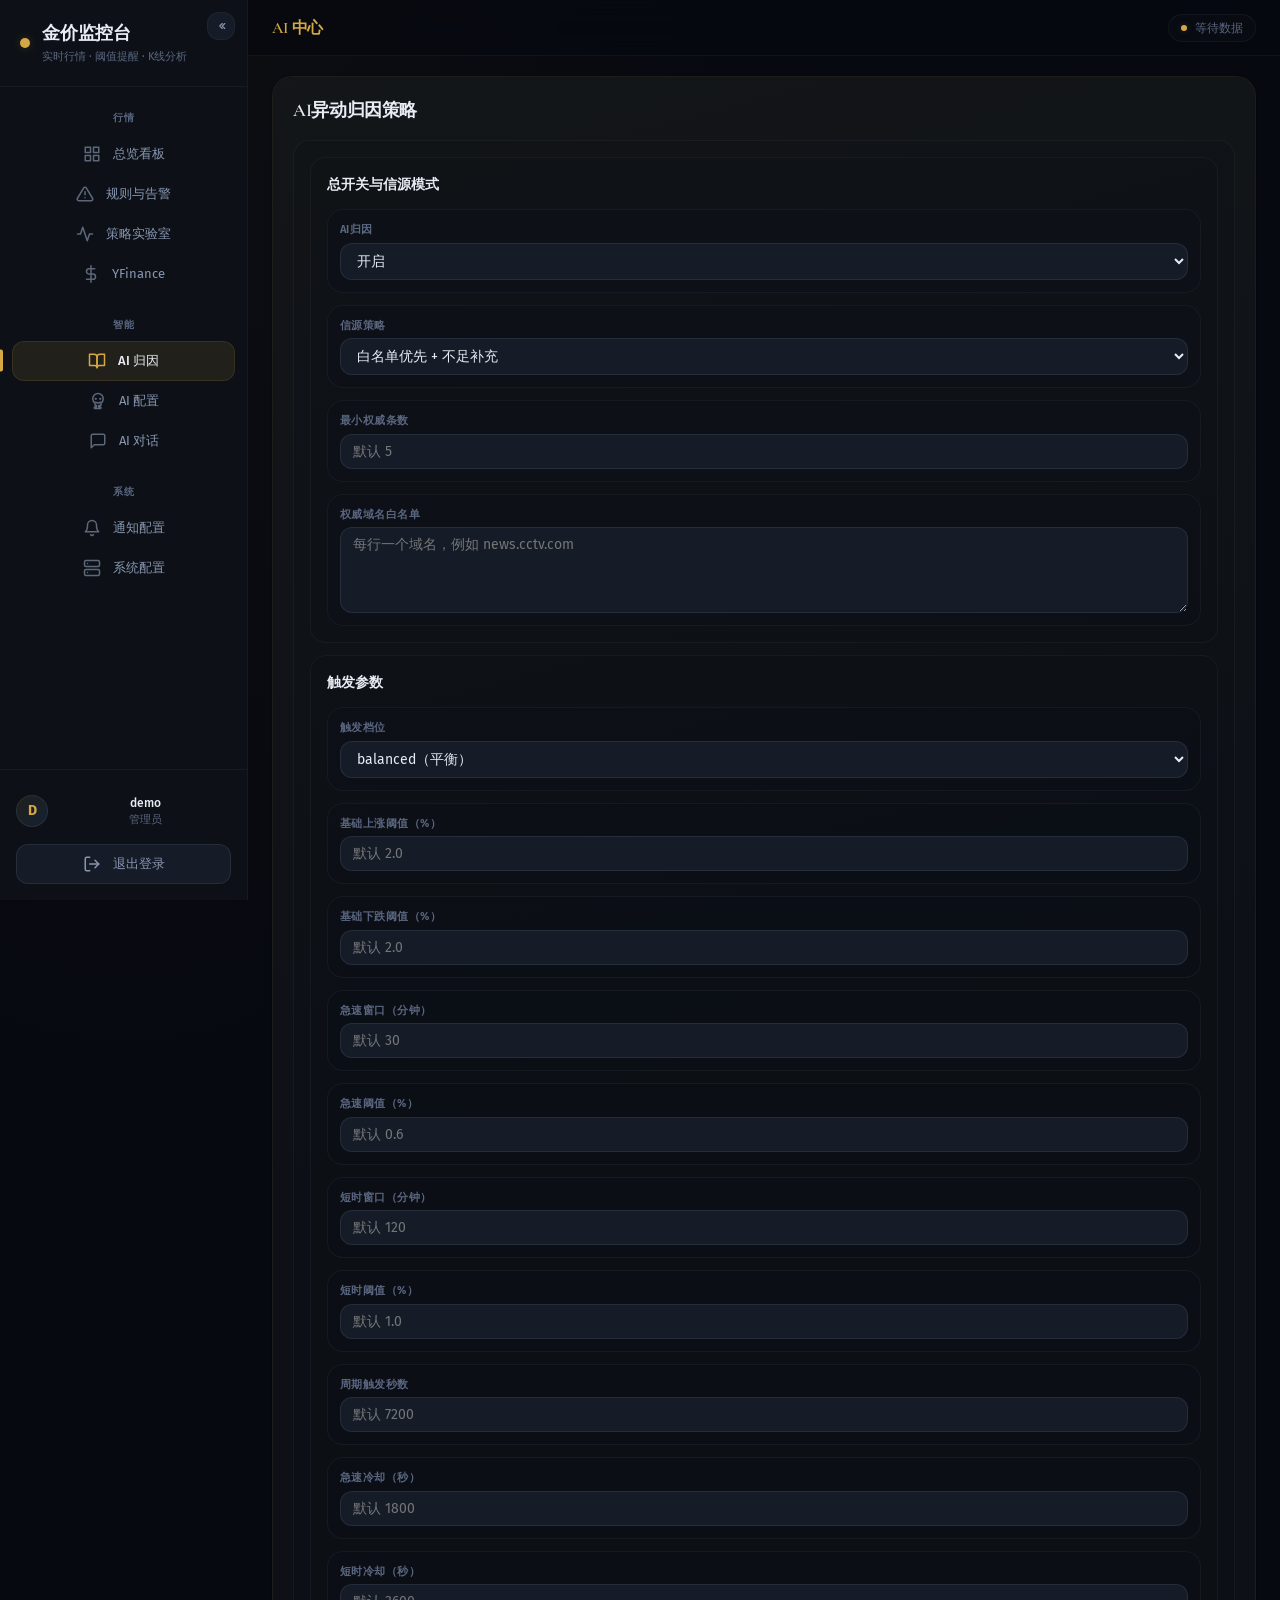
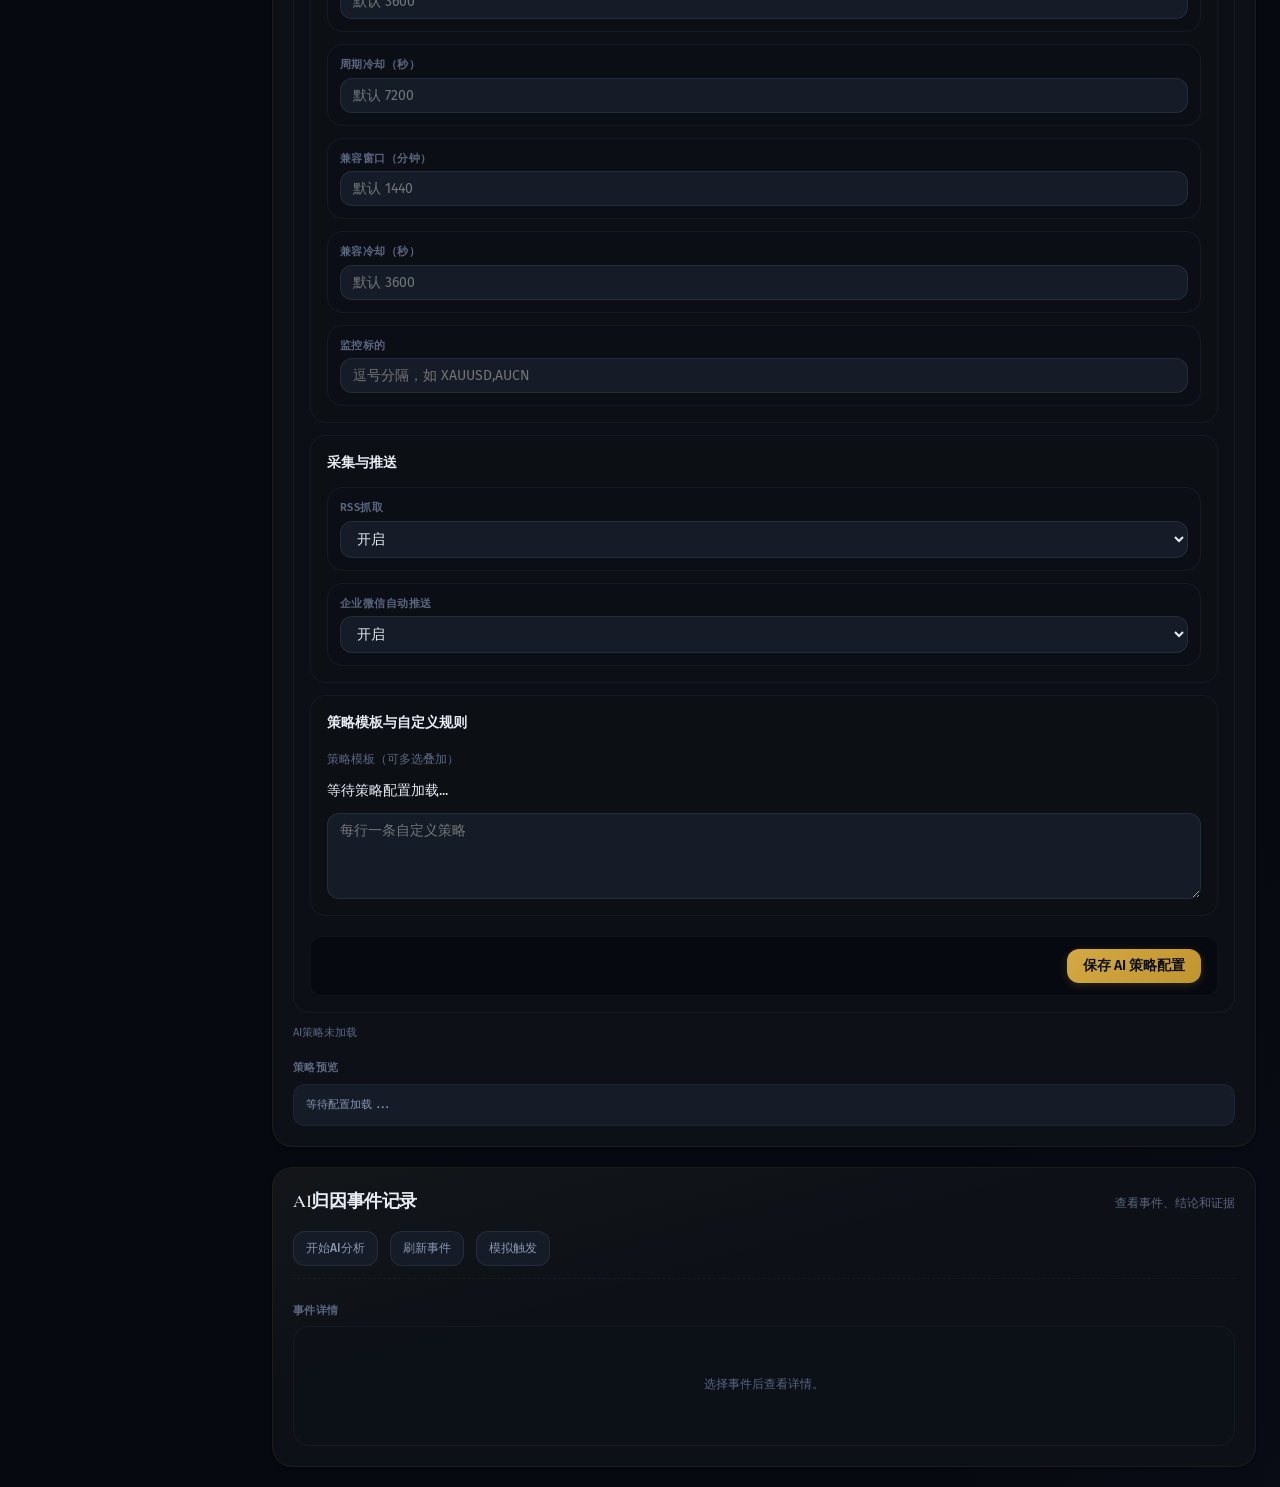
<file: ai.html>
<!doctype html>
<html lang="zh-CN">
  <head>
    <meta charset="UTF-8" />
    <meta http-equiv="Cache-Control" content="no-cache, no-store, must-revalidate" />
    <meta http-equiv="Pragma" content="no-cache" />
    <meta http-equiv="Expires" content="0" />
    <meta name="viewport" content="width=device-width, initial-scale=1.0" />
    <title>金价监控台</title>
    <link rel="stylesheet" href="./styles.css?v=1783780614" />
  </head>
  <body>
    <div class="app-layout">
      <aside class="sidebar" id="sidebar"></aside>

      <div class="main-content">
        <header class="topbar">
          <div class="topbar-left">

            <div class="topbar-title">AI 中心</div>
          </div>
          <div class="topbar-right">
            <div class="topbar-status">
              <span class="pulse"></span>
              <span id="last-updated">等待数据</span>
            </div>
          </div>
        </header>

        <main class="container">
<section class="tab-panel" data-tab-panel="insight-policy">
        <section class="rules-panel glass">
          <div class="chart-head">
            <h2>AI异动归因策略</h2>
          </div>

          <form
            id="insight-policy-form"
            class="rule-form settings-form modal-form"
            data-ui-modal="true"
            data-ui-modal-mode="page"
            data-modal-title="编辑 AI 异动策略"
            data-modal-desc="调整 AI 异动策略。"
            data-modal-trigger-label="编辑 AI 策略"
            data-modal-tip-id="insight-policy-tip"
            data-modal-size="xl"
          >
            <section
              class="modal-section"
              data-ui-submodal="true"
              data-submodal-title="AI策略：总开关与信源模式"
              data-submodal-desc="编辑开关与白名单。"
              data-submodal-trigger-label="进入编辑"
              data-submodal-content=".modal-grid"
            >
              <header class="modal-section-head">
                <h4>总开关与信源模式</h4>
              </header>
                <label class="field-box">
                  <span>AI归因</span>
                  <select id="insight-enabled" aria-label="AI归因功能开关">
                    <option value="true">开启</option>
                    <option value="false">关闭</option>
                  </select>
                </label>
                <label class="field-box">
                  <span>信源策略</span>
                  <select id="insight-policy-mode" aria-label="信源策略模式">
                    <option value="whitelist_preferred">白名单优先 + 不足补充</option>
                    <option value="whitelist_only">仅白名单（不足则证据不足）</option>
                  </select>
                </label>
                <label class="field-box">
                  <span>最小权威条数</span>
                  <input id="insight-min-authoritative" type="number" min="1" step="1" placeholder="默认 5" />
                </label>
                <label class="field-box full">
                  <span>权威域名白名单</span>
                  <textarea id="insight-whitelist" rows="4" placeholder="每行一个域名，例如 news.cctv.com"></textarea>
                </label>
            </section>

            <section
              class="modal-section"
              data-ui-submodal="true"
              data-submodal-title="AI策略：触发参数"
              data-submodal-desc="编辑阈值与冷却。"
              data-submodal-trigger-label="进入编辑"
              data-submodal-content=".modal-grid"
            >
              <header class="modal-section-head">
                <h4>触发参数</h4>
              </header>
                <label class="field-box">
                  <span>触发档位</span>
                  <select id="insight-trigger-profile" aria-label="触发档位">
                    <option value="balanced">balanced（平衡）</option>
                    <option value="conservative">conservative（保守）</option>
                    <option value="sensitive">sensitive（敏感）</option>
                  </select>
                </label>
                <label class="field-box">
                  <span>基础上涨阈值（%）</span>
                  <input id="insight-up-pct" type="number" min="0.1" step="0.1" placeholder="默认 2.0" />
                </label>
                <label class="field-box">
                  <span>基础下跌阈值（%）</span>
                  <input id="insight-down-pct" type="number" min="0.1" step="0.1" placeholder="默认 2.0" />
                </label>
                <label class="field-box">
                  <span>急速窗口（分钟）</span>
                  <input id="insight-fast-window-minutes" type="number" min="5" step="1" placeholder="默认 30" />
                </label>
                <label class="field-box">
                  <span>急速阈值（%）</span>
                  <input id="insight-fast-threshold-pct" type="number" min="0.1" step="0.1" placeholder="默认 0.6" />
                </label>
                <label class="field-box">
                  <span>短时窗口（分钟）</span>
                  <input id="insight-short-window-minutes" type="number" min="5" step="1" placeholder="默认 120" />
                </label>
                <label class="field-box">
                  <span>短时阈值（%）</span>
                  <input id="insight-short-threshold-pct" type="number" min="0.1" step="0.1" placeholder="默认 1.0" />
                </label>
                <label class="field-box">
                  <span>周期触发秒数</span>
                  <input id="insight-periodic-summary-sec" type="number" min="300" step="60" placeholder="默认 7200" />
                </label>
                <label class="field-box">
                  <span>急速冷却（秒）</span>
                  <input id="insight-cooldown-fast-sec" type="number" min="30" step="30" placeholder="默认 1800" />
                </label>
                <label class="field-box">
                  <span>短时冷却（秒）</span>
                  <input id="insight-cooldown-short-sec" type="number" min="30" step="30" placeholder="默认 3600" />
                </label>
                <label class="field-box">
                  <span>周期冷却（秒）</span>
                  <input id="insight-cooldown-periodic-sec" type="number" min="30" step="30" placeholder="默认 7200" />
                </label>
                <label class="field-box">
                  <span>兼容窗口（分钟）</span>
                  <input id="insight-window-minutes" type="number" min="5" step="1" placeholder="默认 1440" />
                </label>
                <label class="field-box">
                  <span>兼容冷却（秒）</span>
                  <input id="insight-cooldown-sec" type="number" min="60" step="1" placeholder="默认 3600" />
                </label>
                <label class="field-box full">
                  <span>监控标的</span>
                  <input id="insight-symbols" type="text" placeholder="逗号分隔，如 XAUUSD,AUCN" />
                </label>
            </section>

            <section class="modal-section">
              <header class="modal-section-head">
                <h4>采集与推送</h4>
              </header>
                <label class="field-box">
                  <span>RSS抓取</span>
                  <select id="insight-rss-enabled" aria-label="RSS新闻抓取开关">
                    <option value="true">开启</option>
                    <option value="false">关闭</option>
                  </select>
                </label>
                <label class="field-box">
                  <span>企业微信自动推送</span>
                  <select id="insight-notify-enabled" aria-label="AI归因推送开关">
                    <option value="true">开启</option>
                    <option value="false">关闭</option>
                  </select>
                </label>
            </section>

            <section
              class="modal-section"
              data-ui-submodal="true"
              data-submodal-title="AI策略：模板与自定义规则"
              data-submodal-desc="编辑模板与规则。"
              data-submodal-trigger-label="进入编辑"
              data-submodal-content=".insight-strategy-panel"
            >
              <header class="modal-section-head">
                <h4>策略模板与自定义规则</h4>
              </header>
                <div class="meta">策略模板（可多选叠加）</div>
                <div id="insight-strategy-list" class="insight-strategy-grid">
                  <div class="insight-strategy-empty">等待策略配置加载...</div>
                </div>
                <textarea id="insight-custom-strategies" rows="4" placeholder="每行一条自定义策略"></textarea>
            </section>

            <div class="modal-footer">
              <button type="submit" class="insight-save-btn">保存 AI 策略配置</button>
            </div>
          </form>
          <div id="insight-policy-tip" class="meta form-tip">AI策略未加载</div>
          <div class="notify-preview">
            <div class="meta">策略预览</div>
            <pre id="insight-policy-preview" class="preview-box">等待配置加载...</pre>
          </div>
        </section>

        <section class="rules-panel glass">
          <div class="chart-head">
            <h2>AI归因事件记录</h2>
            <p>查看事件、结论和证据</p>
          </div>
          <div class="rule-item-actions">
            <button id="insight-manual-trigger-btn" type="button" class="secondary-btn">开始AI分析</button>
            <button id="insight-refresh-btn" type="button" class="secondary-btn">刷新事件</button>
            <button id="insight-simulate-btn" type="button" class="secondary-btn">模拟触发</button>
          </div>
          <div id="insight-event-list" class="rule-list"></div>
          <div class="notify-preview">
            <div class="meta">事件详情</div>
            <div id="insight-event-detail" class="insight-detail-card">
              <div class="insight-detail-empty">选择事件后查看详情。</div>
          </div>
        </section>
      </section>

      <section class="tab-panel hidden" data-tab-panel="insight-ai">
        <section class="rules-panel glass">
          <div class="chart-head">
            <h2>AI调用配置</h2>
          </div>
          <form
            id="insight-provider-form"
            class="rule-form settings-form modal-form"
            data-ui-modal="true"
            data-ui-modal-mode="page"
            data-modal-title="编辑 AI 调用配置"
            data-modal-desc="调整 AI 调用配置。"
            data-modal-trigger-label="编辑 AI 调用"
            data-modal-tip-id="insight-provider-tip"
            data-modal-size="wide"
          >
            <section
              class="modal-section"
              data-ui-submodal="true"
              data-submodal-title="AI调用：新闻 API"
              data-submodal-desc="编辑新闻接口。"
              data-submodal-trigger-label="进入编辑"
              data-submodal-content=".modal-grid"
            >
              <header class="modal-section-head">
                <h4>新闻 API</h4>
              </header>
                <label class="field-box">
                  <span>新闻 API 开关</span>
                  <select id="insight-news-api-enabled" aria-label="新闻API开关">
                    <option value="false">关闭</option>
                    <option value="true">开启</option>
                  </select>
                </label>
                <label class="field-box">
                  <span>查询参数名</span>
                  <input id="insight-news-api-query-param" type="text" placeholder="默认 q" />
                </label>
                <label class="field-box full">
                  <span>新闻 API 地址</span>
                  <input id="insight-news-api-base-url" type="text" placeholder="新闻API地址（可选）" />
                </label>
                <label class="field-box full">
                  <span>新闻 API Key</span>
                  <input id="insight-news-api-key" type="password" placeholder="留空不修改" />
                </label>
            </section>

            <section
              class="modal-section"
              data-ui-submodal="true"
              data-submodal-title="AI调用：网关与模型"
              data-submodal-desc="编辑模型连接。"
              data-submodal-trigger-label="进入编辑"
              data-submodal-content=".modal-grid"
            >
              <header class="modal-section-head">
                <h4>AI 网关与模型</h4>
              </header>
                <label class="field-box">
                  <span>AI 调用开关</span>
                  <select id="insight-ai-enabled" aria-label="AI调用开关">
                    <option value="false">关闭</option>
                    <option value="true">开启</option>
                  </select>
                </label>
                <label class="field-box">
                  <span>模型名</span>
                  <input id="insight-ai-model" type="text" placeholder="如 gpt-4o-mini" />
                </label>
                <label class="field-box full">
                  <span>AI Base URL</span>
                  <input id="insight-ai-base-url" type="text" placeholder="OpenAI兼容网关地址" />
                </label>
                <label class="field-box full">
                  <span>AI API Key</span>
                  <input id="insight-ai-api-key" type="password" placeholder="留空不修改" />
                </label>
                <div class="field-box full">
                  <span>模型探测</span>
                  <div class="insight-model-detect">
                    <select id="insight-ai-model-select" aria-label="检测到的模型列表">
                      <option value="">检测到的模型（可选）</option>
                    </select>
                    <button type="button" id="insight-detect-models" class="secondary-btn">检测模型</button>
                    <button type="button" id="insight-test-ai" class="secondary-btn">测试 AI Key</button>
                  </div>
                  <div id="insight-ai-action-status" class="insight-ai-action-status" role="status" aria-live="polite">
                    <div class="insight-ai-action-head">
                      <span class="insight-ai-action-badge">未测试</span>
                      <time class="insight-ai-action-time" datetime="">--:--:--</time>
                    </div>
                    <p class="insight-ai-action-message">测试结果会显示在这里。</p>
                  </div>
              </div>
            </section>

            <div class="modal-footer">
              <button type="submit" class="insight-save-btn">保存 AI 调用配置</button>
            </div>
          </form>
          <div id="insight-provider-tip" class="meta form-tip">AI调用未加载</div>
        </section>
      </section>

      <section class="tab-panel hidden" data-tab-panel="insight-chat">
        <section class="rules-panel glass insight-assistant-panel">
          <div class="chart-head">
            <h2>AI 对话助手</h2>
          </div>
          <div class="insight-assistant-layout">
            <aside class="insight-assistant-side">
              <section class="insight-assistant-side-card">
                <div class="assistant-card-head">
                  <h3>上下文锚点</h3>
                  <span id="insight-assistant-context-badge" class="chip">默认上下文</span>
                </div>
                <p id="insight-assistant-context-summary" class="meta">行情 / 事件 / 新闻</p>
                <div id="insight-assistant-context-tags" class="assistant-tag-list">
                  <span class="tag">XAUUSD</span>
                  <span class="tag">AUCN</span>
                  <span class="tag">USDCNY</span>
                </div>
                <div class="rule-item-actions assistant-context-actions">
                  <button id="insight-assistant-use-event" type="button" class="secondary-btn">引用事件</button>
                  <button id="insight-assistant-clear-context" type="button" class="secondary-btn">清除</button>
                </div>
              </section>

              <section class="insight-assistant-side-card">
                <div class="assistant-card-head">
                  <h3>会话导航</h3>
                  <span id="insight-assistant-turn-count" class="chip">0 轮</span>
                </div>
                <div id="insight-assistant-turns" class="insight-assistant-turns">
                  <p class="meta">发送后显示会话。</p>
                </div>
              </section>

              <section class="insight-assistant-side-card">
                <div class="assistant-card-head">
                  <h3>快捷追问</h3>
                </div>
                <div id="insight-assistant-followups" class="insight-assistant-followups"></div>
              </section>
            </aside>

            <section class="insight-assistant-main">
              <div id="insight-assistant-log" class="insight-assistant-log" aria-live="polite">
                <article class="insight-assistant-item assistant">
                  <div class="role">AI</div>
                  <div class="bubble">可以直接问行情、策略或风险。</div>
                </article>
              </div>
              <form id="insight-assistant-form" class="insight-assistant-form">
                <textarea
                  id="insight-assistant-input"
                  rows="3"
                  placeholder="输入问题。Enter 换行，⌘+Enter 发送"
                ></textarea>
                <div class="rule-item-actions">
                  <button id="insight-assistant-send" type="submit" class="secondary-btn">发送</button>
                  <button id="insight-assistant-clear" type="button" class="secondary-btn">新会话</button>
                </div>
              </form>
              <div id="insight-assistant-tip" class="meta form-tip">⌘+Enter 发送</div>
            </section>
          </div>
        </section>
      </section>
        </main>
      </div>
    </div>
    <script src="./js/echarts.min.js?v=1783780614"></script>
    <script>window.__PAGE="ai";</script>
    <script src="./mock/mock.js"></script>
    <script src="./js/sidebar.js?v=1783780614"></script>
    <script>
      if (window.GMSidebar) {
        GMSidebar.renderSidebar({ activeTab: "insight-policy" });
        GMSidebar.renderModals();
        GMSidebar.initSidebarToggle();
        GMSidebar.loadSidebarUser();
      }
    </script>
    <script src="./js/core.js?v=1783780614"></script>
    <script src="./js/ai.js?v=1783780614"></script>
    <script src="./js/init.js?v=1783780614"></script>
    
  </body>
</html>
</file>
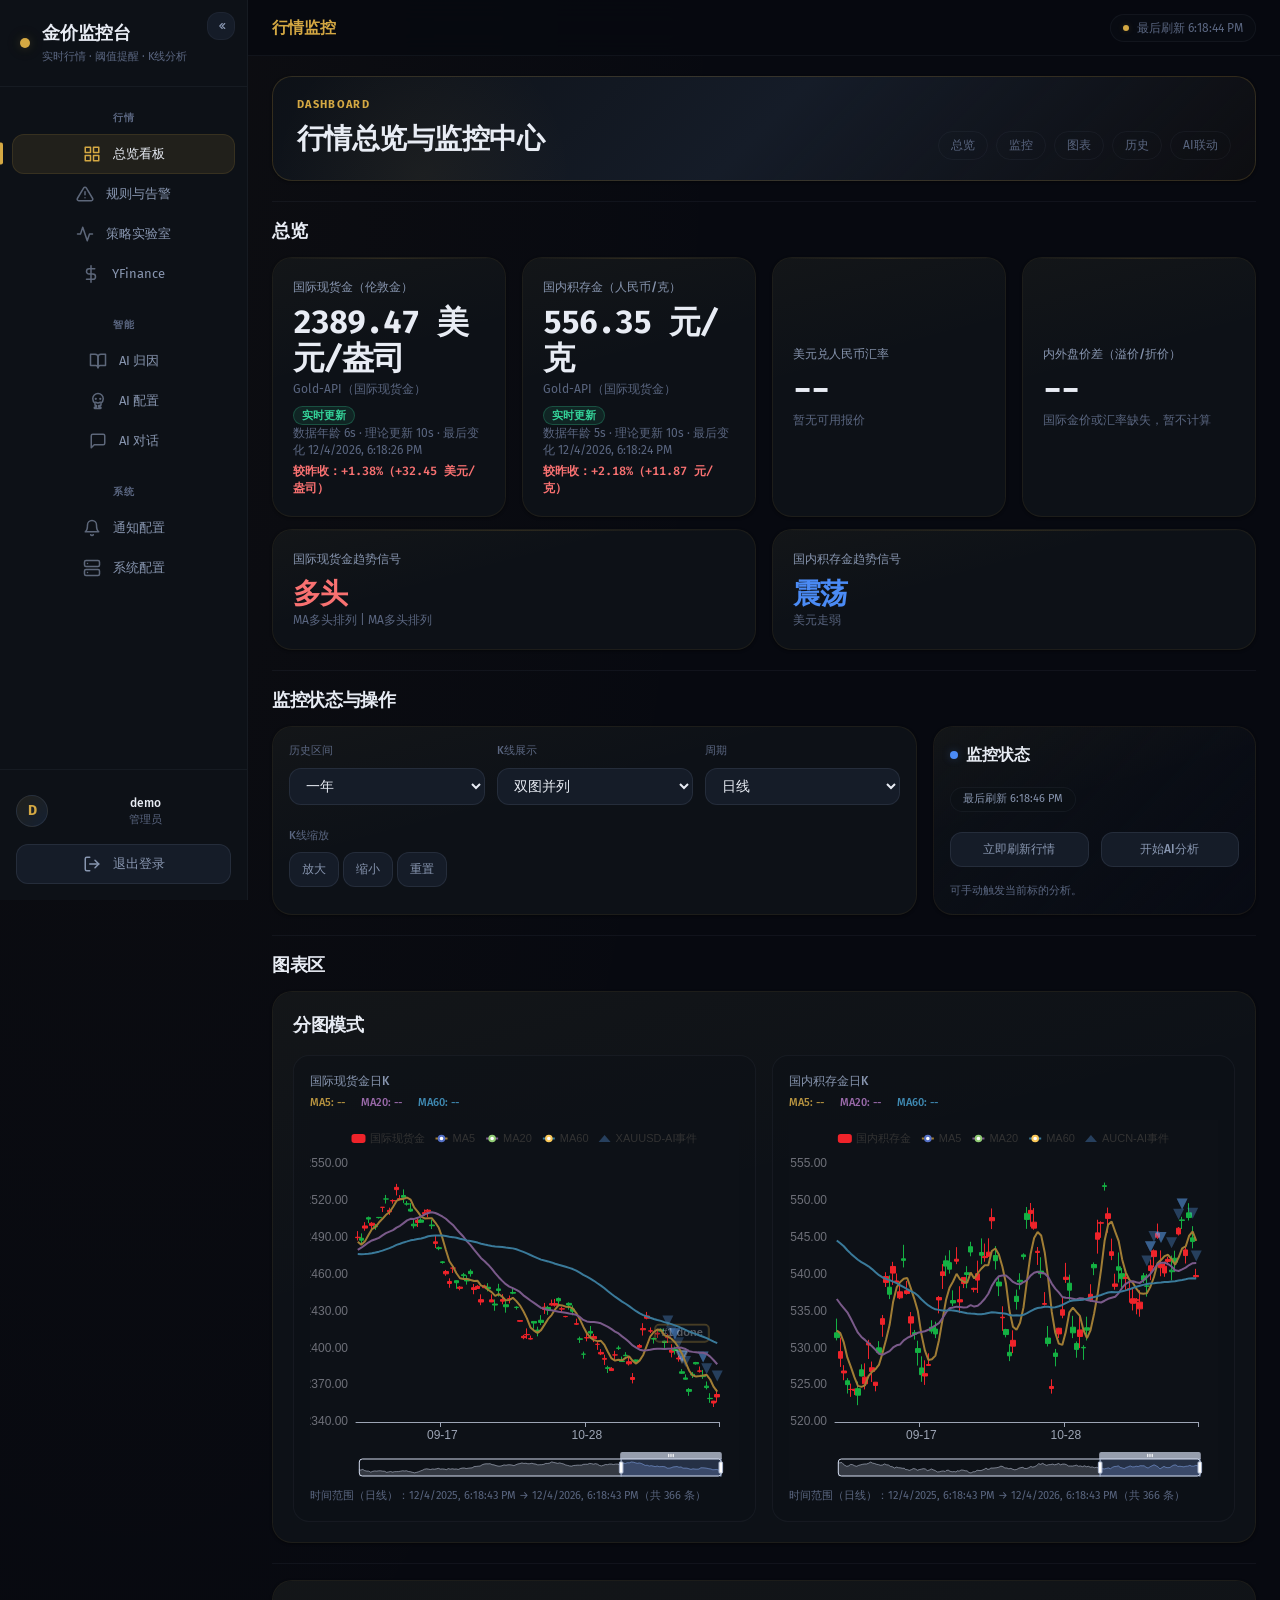
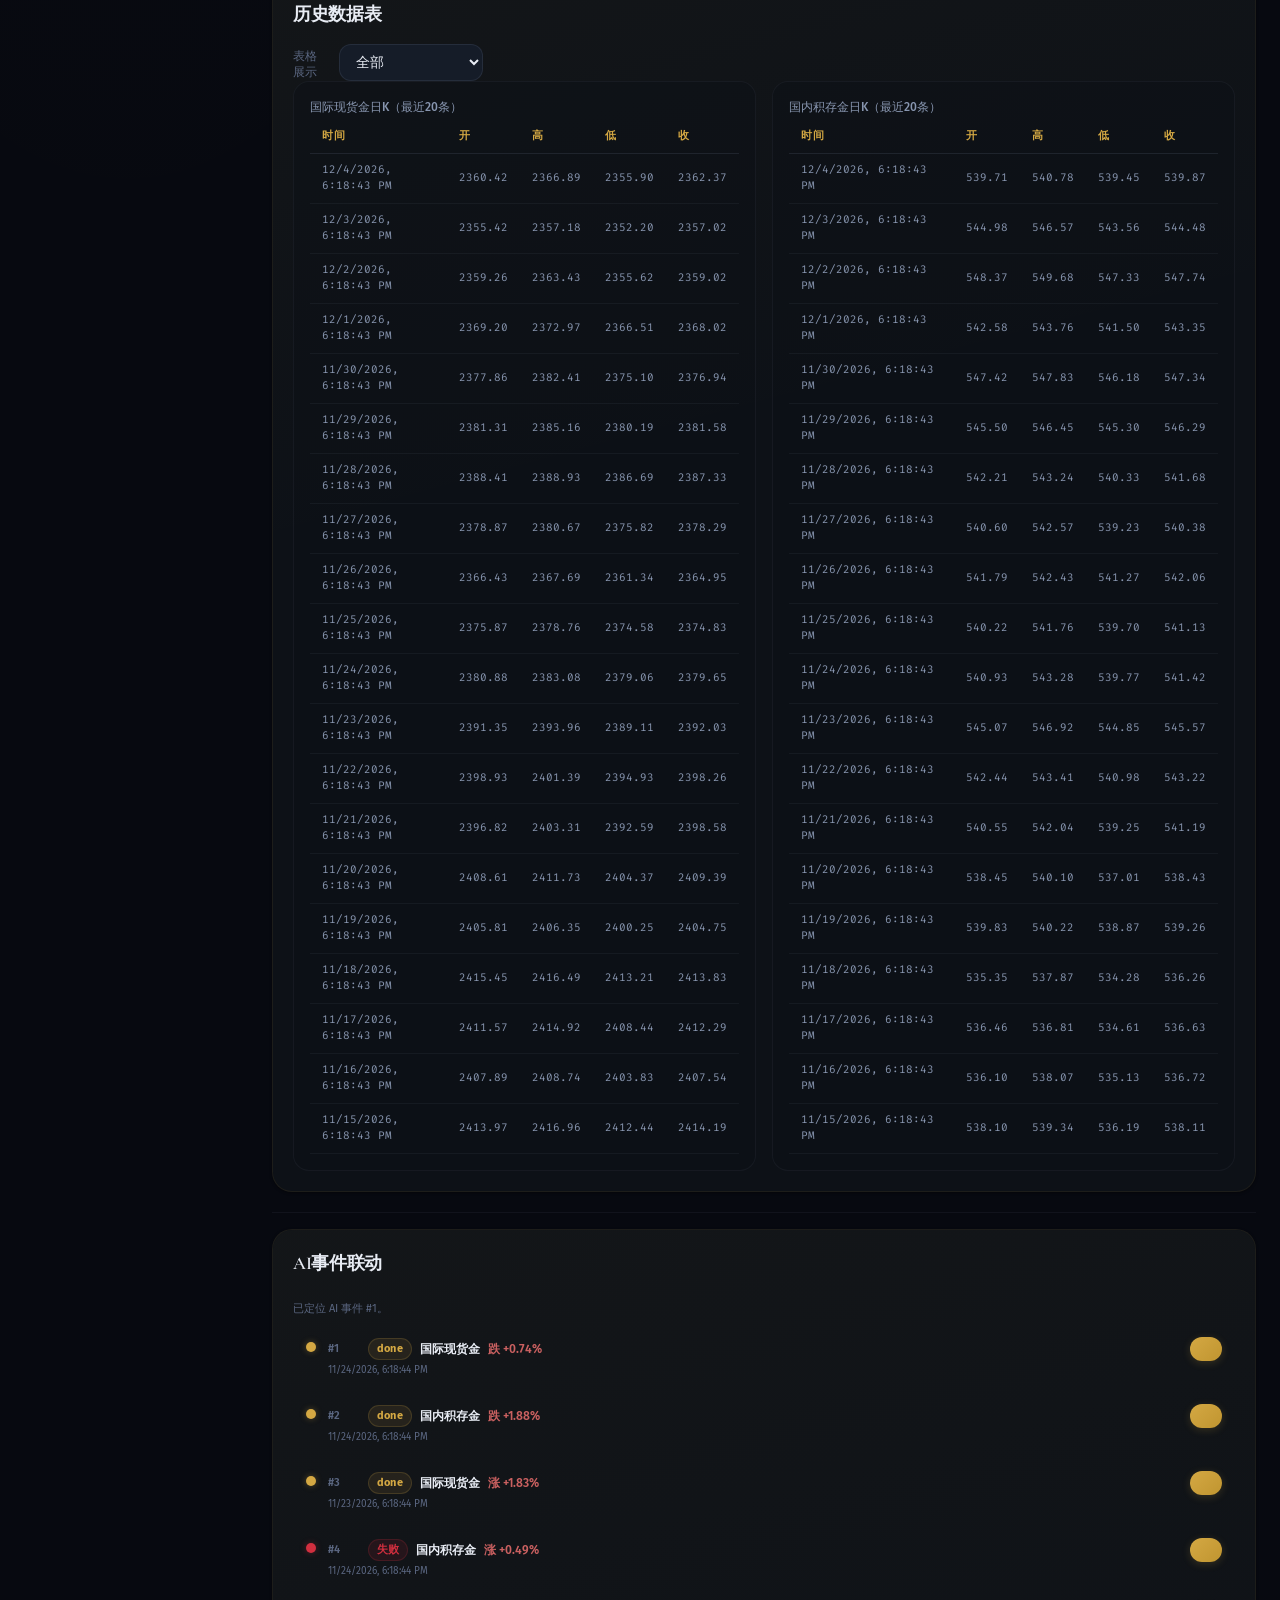
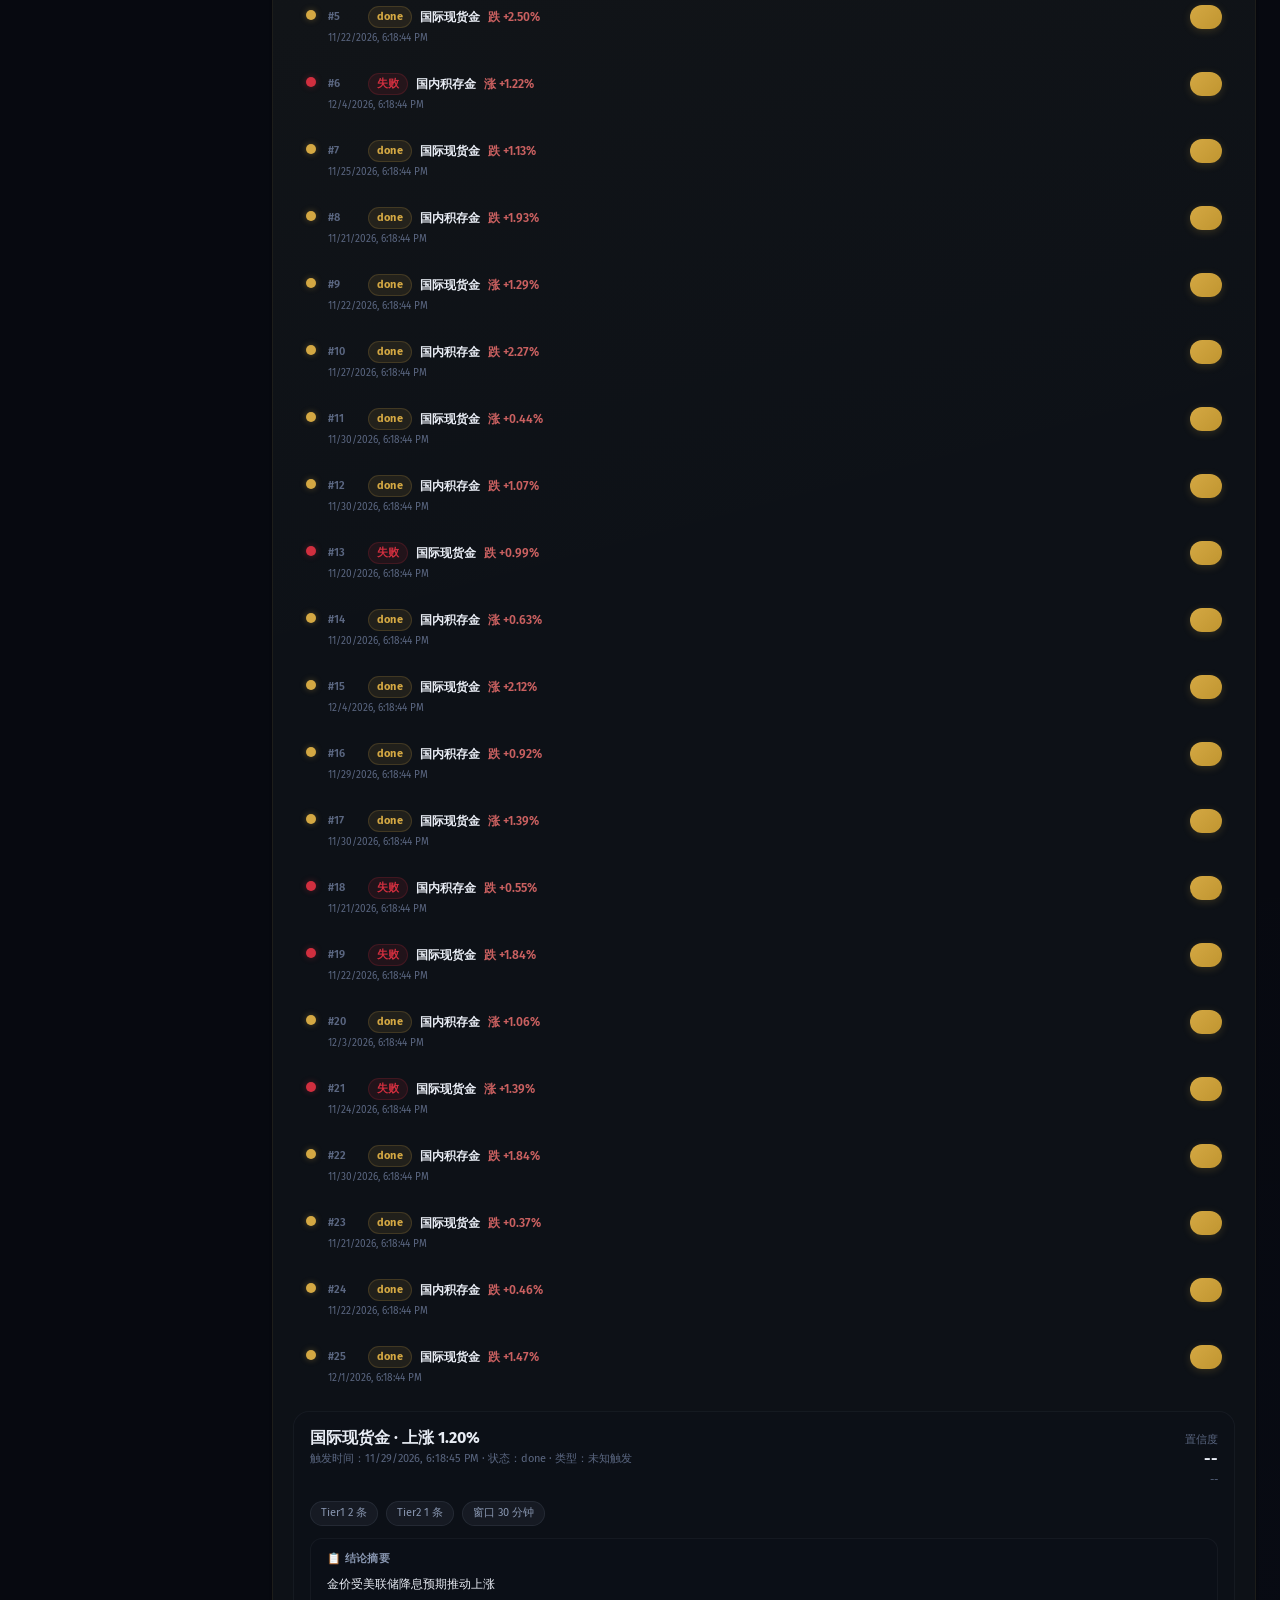
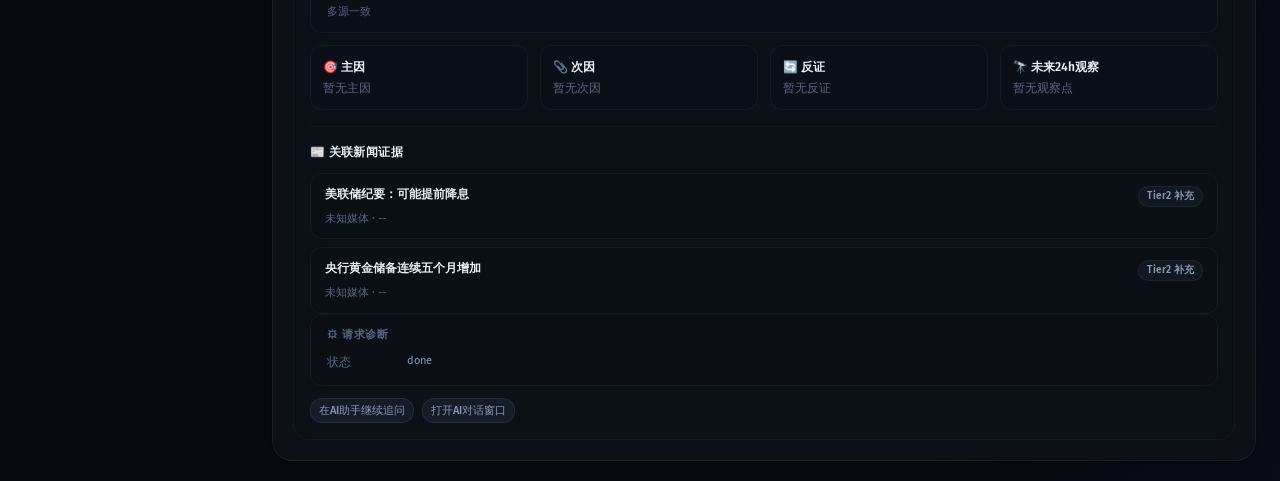
<file: market.html>
<!doctype html>
<html lang="zh-CN">
  <head>
    <meta charset="UTF-8" />
    <meta http-equiv="Cache-Control" content="no-cache, no-store, must-revalidate" />
    <meta http-equiv="Pragma" content="no-cache" />
    <meta http-equiv="Expires" content="0" />
    <meta name="viewport" content="width=device-width, initial-scale=1.0" />
    <title>金价监控台</title>
    <link rel="stylesheet" href="./styles.css?v=1783780614" />
  </head>
  <body>
    <div class="app-layout">
      <!-- Sidebar Navigation -->
      <aside class="sidebar" id="sidebar"></aside>

      <!-- Main Content -->
      <div class="main-content">
        <header class="topbar">
          <div class="topbar-left">

            <div class="topbar-title">行情监控</div>
          </div>
          <div class="topbar-right">
            <div class="topbar-status">
              <span class="pulse"></span>
              <span id="last-updated">等待数据</span>
            </div>
          </div>
        </header>

        <main class="container">
<section class="tab-panel" data-tab-panel="dashboard">
        <section class="dashboard-hero glass">
          <div class="dashboard-hero-copy">
            <p class="dashboard-kicker">Dashboard</p>
            <h2>行情总览与监控中心</h2>
            
          </div>
          <nav class="dashboard-jump-nav" aria-label="看板分区导航">
            <button type="button" class="dashboard-jump-link" data-dashboard-jump="dashboard-overview">总览</button>
            <button type="button" class="dashboard-jump-link" data-dashboard-jump="dashboard-monitor">监控</button>
            <button type="button" class="dashboard-jump-link" data-dashboard-jump="dashboard-charts">图表</button>
            <button type="button" class="dashboard-jump-link" data-dashboard-jump="dashboard-history">历史</button>
            <button type="button" class="dashboard-jump-link" data-dashboard-jump="dashboard-ai-linkage">AI联动</button>
          </nav>
        </section>

        <section class="dashboard-section" id="dashboard-overview">
          <div class="dashboard-section-head">
            <h2>总览</h2>
            
          </div>
          <section class="cards-grid">
            <article class="card glass" id="card-intl">
              <h3>国际现货金（伦敦金）</h3>
              <p class="price" id="price-intl">--</p>
              <p class="meta" id="meta-intl">--</p>
              <p class="meta" id="change-intl">较昨收 --</p>
            </article>
            <article class="card glass" id="card-domestic">
              <h3>国内积存金（人民币/克）</h3>
              <p class="price" id="price-domestic">--</p>
              <p class="meta" id="meta-domestic">--</p>
              <p class="meta" id="change-domestic">较昨收 --</p>
            </article>
            <article class="card glass" id="card-fx">
              <h3>美元兑人民币汇率</h3>
              <p class="price" id="price-fx">--</p>
              <p class="meta" id="meta-fx">--</p>
            </article>
            <article class="card glass" id="card-spread">
              <h3>内外盘价差（溢价/折价）</h3>
              <p class="price" id="price-spread">--</p>
              <p class="meta" id="meta-spread">--</p>
            </article>
          </section>
          <section class="signals-grid">
            <article class="signal-card glass">
              <h3>国际现货金趋势信号</h3>
              <p id="signal-intl-bias" class="signal-bias">--</p>
              <p id="signal-intl-reason" class="meta">--</p>
            </article>
            <article class="signal-card glass">
              <h3>国内积存金趋势信号</h3>
              <p id="signal-dom-bias" class="signal-bias">--</p>
              <p id="signal-dom-reason" class="meta">--</p>
            </article>
          </section>
        </section>

        <section class="dashboard-section" id="dashboard-monitor">
          <div class="dashboard-section-head">
            <h2>监控状态与操作</h2>
            
          </div>
          <div class="dashboard-monitor-grid">
            <section class="controls glass">
              <div class="control-item">
                <label for="range-select">历史区间</label>
                <select id="range-select">
                  <option value="1m">一个月</option>
                  <option value="3m">三个月</option>
                  <option value="6m">六个月</option>
                  <option value="12m" selected>一年</option>
                </select>
              </div>
              <div class="control-item">
                <label for="layout-select">K线展示</label>
                <select id="layout-select">
                  <option value="split" selected>双图并列</option>
                  <option value="all">全部图表</option>
                  <option value="intl">仅国际现货金</option>
                  <option value="domestic">仅国内积存金</option>
                  <option value="dual-axis">同图双轴对比</option>
                </select>
              </div>
              <div class="control-item">
                <label>周期</label>
                <select id="timeframe-select">
                  <option value="1d" selected>日线</option>
                  <option value="1h">小时线</option>
                </select>
              </div>
              <div class="control-item control-zoom">
                <label>K线缩放</label>
                <div class="zoom-actions">
                  <button id="btn-zoom-in" class="secondary-btn" type="button">放大</button>
                  <button id="btn-zoom-out" class="secondary-btn" type="button">缩小</button>
                  <button id="btn-zoom-reset" class="secondary-btn" type="button">重置</button>
                </div>
              </div>
            </section>
            <article class="monitor-status-card glass">
              <h3>监控状态</h3>
              
              <div class="monitor-status-chip-row">
                <span id="refresh-status" class="chip">自动刷新待启动</span>
              </div>
              <div class="monitor-status-actions">
                <button id="btn-refresh-now" class="secondary-btn" type="button">立即刷新行情</button>
                <button id="btn-insight-trigger" class="secondary-btn" type="button">开始AI分析</button>
              </div>
              
              <div class="meta refresh-hint">可手动触发当前标的分析。</div>
            </article>
          </div>
        </section>

        <section class="dashboard-section" id="dashboard-charts">
          <div class="dashboard-section-head">
            <h2>图表区</h2>
            
          </div>
          <section class="chart-panel glass" id="split-wrapper">
            <div class="chart-head">
              <h2>分图模式</h2>
              
            </div>
            <div class="chart-grid">
              <div id="split-box-intl" class="chart-box">
                <h4>国际现货金日K</h4>
                <div class="chart-ma-bar"><span class="ma-tag" data-ma="5" id="ma-intl-5">MA5: --</span><span class="ma-tag" data-ma="20" id="ma-intl-20">MA20: --</span><span class="ma-tag" data-ma="60" id="ma-intl-60">MA60: --</span></div>
                <div id="chart-intl" class="chart"></div>
                <p id="chart-intl-time-range" class="chart-time-range">时间范围：--</p>
              </div>
              <div id="split-box-domestic" class="chart-box">
                <h4>国内积存金日K</h4>
                <div class="chart-ma-bar"><span class="ma-tag" data-ma="5" id="ma-dom-5">MA5: --</span><span class="ma-tag" data-ma="20" id="ma-dom-20">MA20: --</span><span class="ma-tag" data-ma="60" id="ma-dom-60">MA60: --</span></div>
                <div id="chart-domestic" class="chart"></div>
                <p id="chart-dom-time-range" class="chart-time-range">时间范围：--</p>
              </div>
            </div>
          </section>

          <section class="chart-panel glass hidden" id="dual-wrapper">
            <div class="chart-head">
              <h2>同图双轴模式</h2>
              
            </div>
            <div class="chart-ma-bar"><span class="ma-tag" data-ma="5" id="ma-dual-5">MA5: --</span><span class="ma-tag" data-ma="20" id="ma-dual-20">MA20: --</span><span class="ma-tag" data-ma="60" id="ma-dual-60">MA60: --</span></div>
            <div id="chart-dual" class="chart"></div>
            <p id="chart-dual-time-range" class="chart-time-range">时间范围：--</p>
          </section>
        </section>

        <section class="dashboard-section" id="dashboard-history">
          <section class="rules-panel glass">
            <div class="chart-head">
              <h2>历史数据表</h2>
              
            </div>
            <div class="rule-item-actions kline-table-switch">
              <label for="kline-table-view" class="meta">表格展示</label>
              <select id="kline-table-view" aria-label="K线表格展示模式">
                <option value="all" selected>全部</option>
                <option value="intl">仅国际现货金</option>
                <option value="domestic">仅国内积存金</option>
              </select>
            </div>
            <div class="chart-grid kline-table-grid">
              <div id="kline-table-intl-wrap" class="chart-box">
                <h4>国际现货金日K（最近20条）</h4>
                <div class="table-scroll">
                  <table class="data-table">
                    <thead>
                      <tr>
                        <th>时间</th>
                        <th>开</th>
                        <th>高</th>
                        <th>低</th>
                        <th>收</th>
                      </tr>
                    </thead>
                    <tbody id="kline-table-intl-body">
                      <tr>
                        <td colspan="5" class="meta">等待加载K线数据...</td>
                      </tr>
                    </tbody>
                  </table>
                </div>
              </div>
              <div id="kline-table-dom-wrap" class="chart-box">
                <h4>国内积存金日K（最近20条）</h4>
                <div class="table-scroll">
                  <table class="data-table">
                    <thead>
                      <tr>
                        <th>时间</th>
                        <th>开</th>
                        <th>高</th>
                        <th>低</th>
                        <th>收</th>
                      </tr>
                    </thead>
                    <tbody id="kline-table-dom-body">
                      <tr>
                        <td colspan="5" class="meta">等待加载K线数据...</td>
                      </tr>
                    </tbody>
                  </table>
                </div>
              </div>
            </div>
          </section>
        </section>

        <section class="dashboard-section" id="dashboard-ai-linkage">
          <section class="rules-panel glass">
            <div class="chart-head">
              <h2>AI事件联动</h2>
              
            </div>
            <div id="dashboard-insight-tip" class="meta form-tip">等待加载 AI 事件...</div>
            <div id="dashboard-overlay-container"></div>
            <div id="dashboard-insight-detail" class="insight-detail-card">
              <div class="insight-detail-empty">选择图表事件后查看详情。</div>
            </div>
          </section>
        </section>
      </section>

      <section class="tab-panel hidden" data-tab-panel="rules">
        <section class="rules-panel glass">
          <div class="chart-head">
            <h2>阈值规则</h2>
            
          </div>

          <form
            id="rule-form"
            class="rule-form modal-form"
            data-ui-modal="true"
            data-modal-title="新建阈值规则"
            data-modal-desc="设置触发条件。"
            data-modal-trigger-label="新建规则"
            data-modal-tip-id="rule-form-tip"
          >
            <section class="modal-section">
              <header class="modal-section-head">
                <h4>触发条件</h4>
              </header>
                <label class="field-box">
                  <span>监控标的</span>
                  <select id="rule-symbol" aria-label="监控标的">
                    <option value="XAUUSD">国际现货金（XAUUSD）</option>
                    <option value="AUCN">国内积存金（AUCN，自动优先浙商→民生）</option>
                  </select>
                </label>
                <label class="field-box">
                  <span>阈值方向</span>
                  <select id="rule-condition" aria-label="阈值条件">
                    <option value="gte">>=（突破）</option>
                    <option value="lte"><=（跌破）</option>
                  </select>
                </label>
                <label class="field-box">
                  <span>触发阈值</span>
                  <input id="rule-threshold" type="number" step="0.01" placeholder="阈值（两位小数）" aria-label="阈值价格" required />
                </label>
                <div class="field-box">
                  <span>快捷填值</span>
                  <div class="field-inline-actions">
                    <button type="button" id="rule-fill-above" class="secondary-btn">按现价+1%</button>
                    <button type="button" id="rule-fill-below" class="secondary-btn">按现价-1%</button>
                  </div>
                </div>
                <label class="field-box full">
                  <span>组合逻辑</span>
                  <select id="rule-logic" aria-label="组合逻辑">
                    <option value="and">AND：全部条件满足才触发</option>
                    <option value="or">OR：任一条件满足即触发</option>
                  </select>
                </label>
            </section>

            <details class="modal-accordion">
              <summary>
                <span>高级过滤（可选）</span>
              </summary>
              <div class="modal-grid cols-2">
                <label class="field-box">
                  <span>冷却秒数</span>
                  <input id="rule-cooldown" type="number" min="1" value="900" placeholder="冷却秒" aria-label="冷却秒数" />
                </label>
                <label class="field-box">
                  <span>防抖次数</span>
                  <input id="rule-debounce" type="number" min="1" value="2" placeholder="防抖次数" aria-label="防抖次数" />
                </label>
                <label class="field-box">
                  <span>指标偏向</span>
                  <select id="rule-indicator-filter" aria-label="指标过滤">
                    <option value="any">不过滤</option>
                    <option value="bullish_only">仅多头</option>
                    <option value="bearish_only">仅空头</option>
                    <option value="neutral_only">仅震荡</option>
                  </select>
                </label>
                <label class="field-box">
                  <span>数据新鲜度</span>
                  <select id="rule-freshness-status" aria-label="数据新鲜度过滤">
                    <option value="any">不过滤</option>
                    <option value="live">仅实时更新</option>
                    <option value="delayed">仅非实时更新</option>
                    <option value="cached">仅缓存兜底</option>
                  </select>
                </label>
                <label class="field-box full">
                  <span>最大数据年龄（秒）</span>
                  <input id="rule-max-age" type="number" min="0" step="1" placeholder="最大数据年龄秒（可选）" aria-label="最大数据年龄秒" />
                </label>
              </div>
            </details>

            <div class="modal-footer">
              <button type="submit">新增规则</button>
            </div>
          </form>
          <div id="rule-form-tip" class="meta form-tip">可用现价 ±1% 快速填值。</div>

          <div id="rule-list" class="rule-list"></div>
        </section>

        <section class="rules-panel glass">
          <div class="chart-head">
            <h2>最近告警事件</h2>
            
          </div>
          <div id="alert-list" class="rule-list"></div>
        </section>
      </section>

      <section class="tab-panel hidden" data-tab-panel="lab">
        <section class="rules-panel glass">
          <div class="chart-head">
            <h2>策略实验室（历史回测）</h2>
            
          </div>
          <form
            id="backtest-form"
            class="rule-form settings-form modal-form"
            data-ui-modal="true"
            data-modal-title="运行单规则回测"
            data-modal-desc="选择规则与区间。"
            data-modal-trigger-label="运行单规则回测"
            data-modal-tip-id="backtest-tip"
            data-modal-size="wide"
          >
            <section class="modal-section">
              <header class="modal-section-head">
                <h4>回测参数</h4>
              </header>
                <label class="field-box">
                  <span>规则</span>
                  <select id="backtest-rule-id" aria-label="选择要回测的规则">
                    <option value="">请选择要回测的规则</option>
                  </select>
                </label>
                <label class="field-box">
                  <span>回测区间</span>
                  <select id="backtest-range" aria-label="回测区间">
                    <option value="1m">一个月</option>
                    <option value="3m">三个月</option>
                    <option value="6m">六个月</option>
                    <option value="12m" selected>一年</option>
                  </select>
                </label>
            </section>
            <div class="modal-footer">
              <button id="backtest-run" type="submit">运行回测</button>
            </div>
          </form>
          <div id="backtest-tip" class="meta form-tip">先选择规则。</div>

          <div class="insight-detail-grid" id="backtest-summary">
            <section class="insight-subcard">
              <h4>触发统计</h4>
              <p class="meta">等待回测结果...</p>
            </section>
          </div>

          <div class="chart-grid lab-chart-grid">
            <section class="chart-box">
              <h4>资金曲线（策略 vs 买入持有基准）</h4>
              <div id="backtest-equity-chart" class="chart chart-compact"></div>
            </section>
          </div>

          <form
            id="backtest-compare-form"
            class="rule-form settings-form backtest-compare-form modal-form"
            data-ui-modal="true"
            data-modal-title="按规则分组对比"
            data-modal-desc="对比多条规则。"
            data-modal-trigger-label="规则分组对比"
            data-modal-tip-id="backtest-compare-tip"
            data-modal-size="wide"
          >
            <section class="modal-section">
              <header class="modal-section-head">
                <h4>分组回放</h4>
              </header>
                <label class="field-box">
                  <span>对比区间</span>
                  <select id="backtest-compare-range" aria-label="规则对比区间">
                    <option value="1m">一个月</option>
                    <option value="3m">三个月</option>
                    <option value="6m">六个月</option>
                    <option value="12m" selected>一年</option>
                  </select>
                </label>
                <label class="field-box full">
                  <span>规则列表（可多选）</span>
                  <select id="backtest-compare-rule-ids" multiple size="6" aria-label="选择对比规则（可多选）"></select>
                </label>
            </section>
            <div class="modal-footer">
              <button id="backtest-compare-run" type="submit">开始分组对比</button>
            </div>
          </form>
          <div id="backtest-compare-tip" class="meta form-tip">可多选，留空则全部。</div>
          <div class="backtest-sort-actions">
            <button type="button" class="secondary-btn mini-btn" data-backtest-sort-key="net_return_pct" data-backtest-sort-order="desc">净收益优先</button>
            <button type="button" class="secondary-btn mini-btn" data-backtest-sort-key="alpha_return_pct" data-backtest-sort-order="desc">超额收益优先</button>
            <button type="button" class="secondary-btn mini-btn" data-backtest-sort-key="max_drawdown_pct" data-backtest-sort-order="asc">稳健优先</button>
            <button type="button" class="secondary-btn mini-btn" data-backtest-sort-key="triggered_count" data-backtest-sort-order="desc">触发次数优先</button>
            <span id="backtest-compare-sort-status" class="meta">当前排序：净收益优先</span>
          </div>

          <div class="notify-preview">
            <div class="meta">规则分组对比</div>
            <div class="table-scroll">
              <table class="data-table" id="backtest-compare-table">
                <thead>
                  <tr>
                    <th>规则</th>
                    <th>条件组合</th>
                    <th>触发/恢复</th>
                    <th>1D均值%</th>
                    <th>5D均值%</th>
                    <th>策略净收益%</th>
                    <th>基准收益%</th>
                    <th>超额收益%</th>
                    <th>最大回撤%</th>
                    <th>最大不利%</th>
                  </tr>
                </thead>
                <tbody id="backtest-compare-body">
                  <tr>
                    <td colspan="10" class="meta">暂无对比结果</td>
                  </tr>
                </tbody>
              </table>
            </div>
          </div>

          <div class="notify-preview">
            <div class="meta">逐笔明细</div>
            <div class="table-scroll">
              <table class="data-table" id="backtest-trades-table">
                <thead>
                  <tr>
                    <th>触发时间</th>
                    <th>方向</th>
                    <th>触发价</th>
                    <th>恢复时间</th>
                    <th>1D收益%</th>
                    <th>5D收益%</th>
                    <th>最大不利%</th>
                  </tr>
                </thead>
                <tbody id="backtest-trades-body">
                  <tr>
                    <td colspan="7" class="meta">暂无回测数据</td>
                  </tr>
                </tbody>
              </table>
            </div>
          </div>
        </section>
      </section>

      <section class="tab-panel hidden" data-tab-panel="yfinance">
        <section class="rules-panel glass">
          <div class="chart-head">
            <h2>YFinance 行情看板</h2>
            
          </div>

          <form id="yfinance-form" class="rule-form settings-form">
            <label>
              Ticker
              <input id="yfinance-ticker" type="text" value="AAPL" placeholder="例如 AAPL / MSFT / NVDA / GC=F" />
            </label>
            <label>
              周期
              <select id="yfinance-period">
                <option value="1mo">一个月</option>
                <option value="3mo">三个月</option>
                <option value="6mo" selected>六个月</option>
                <option value="1y">一年</option>
                <option value="max">全部</option>
              </select>
            </label>
            <label>
              粒度
              <select id="yfinance-interval">
                <option value="1d" selected>日线</option>
                <option value="1h">小时线</option>
                <option value="30m">30分钟</option>
                <option value="15m">15分钟</option>
              </select>
            </label>
            <label>
              盘前盘后
              <select id="yfinance-prepost">
                <option value="false" selected>关闭</option>
                <option value="true">开启</option>
              </select>
            </label>
            <button id="yfinance-load" type="submit">加载行情</button>
          </form>
          <div id="yfinance-tip" class="meta form-tip">输入代码后加载。</div>

          <section class="cards-grid yfinance-summary-grid">
            <article class="card glass">
              <h3>最新价</h3>
              <p class="price" id="yfinance-price">--</p>
              <p class="meta" id="yfinance-asof">--</p>
            </article>
            <article class="card glass">
              <h3>涨跌幅</h3>
              <p class="price" id="yfinance-change-pct">--</p>
              <p class="meta" id="yfinance-change-abs">--</p>
            </article>
            <article class="card glass">
              <h3>日内区间</h3>
              <p class="price" id="yfinance-day-range">--</p>
              <p class="meta" id="yfinance-currency">--</p>
            </article>
            <article class="card glass">
              <h3>成交量</h3>
              <p class="price" id="yfinance-volume">--</p>
              <p class="meta" id="yfinance-exchange">--</p>
            </article>
          </section>

          <section class="chart-panel">
            <div class="chart-head">
              <h2 id="yfinance-chart-title">价格走势</h2>
              <p id="yfinance-chart-meta">等待加载行情...</p>
            </div>
            <div id="chart-yfinance" class="chart"></div>
          </section>

          <div class="notify-preview">
            <div class="meta">最近 K 线（最多 30 条）</div>
            <div class="table-scroll">
              <table class="data-table">
                <thead>
                  <tr>
                    <th>时间</th>
                    <th>开</th>
                    <th>高</th>
                    <th>低</th>
                    <th>收</th>
                    <th>量</th>
                  </tr>
                </thead>
                <tbody id="yfinance-bars-body">
                  <tr>
                    <td colspan="6" class="meta">等待加载行情...</td>
                  </tr>
                </tbody>
              </table>
            </div>
          </div>

          <div class="notify-preview">
            <div class="meta">相关新闻（Yahoo Finance）</div>
            <ul id="yfinance-news-list" class="yfinance-news-list">
              <li class="meta">等待加载新闻...</li>
            </ul>
          </div>
        </section>
      </section>
        </main>
      </div>
    </div>

    <script src="./js/echarts.min.js?v=1783780614"></script>
    <script>window.__PAGE="market";</script>
    <script src="./mock/mock.js"></script>
    <script src="./js/sidebar.js?v=1783780614"></script>
    <script>
      if (window.GMSidebar) {
        GMSidebar.renderSidebar({ activeTab: "dashboard" });
        GMSidebar.renderModals();
        GMSidebar.initSidebarToggle();
        GMSidebar.loadSidebarUser();
      }
    </script>
    <script src="./js/core.js?v=1783780614"></script>
    <script src="./js/market.js?v=1783780614"></script>
    <script src="./js/ai.js?v=1783780614"></script>
    <script src="./js/system.js?v=1783780614"></script>
    <script src="./js/init.js?v=1783780614"></script>



</body>
</html>
</file>
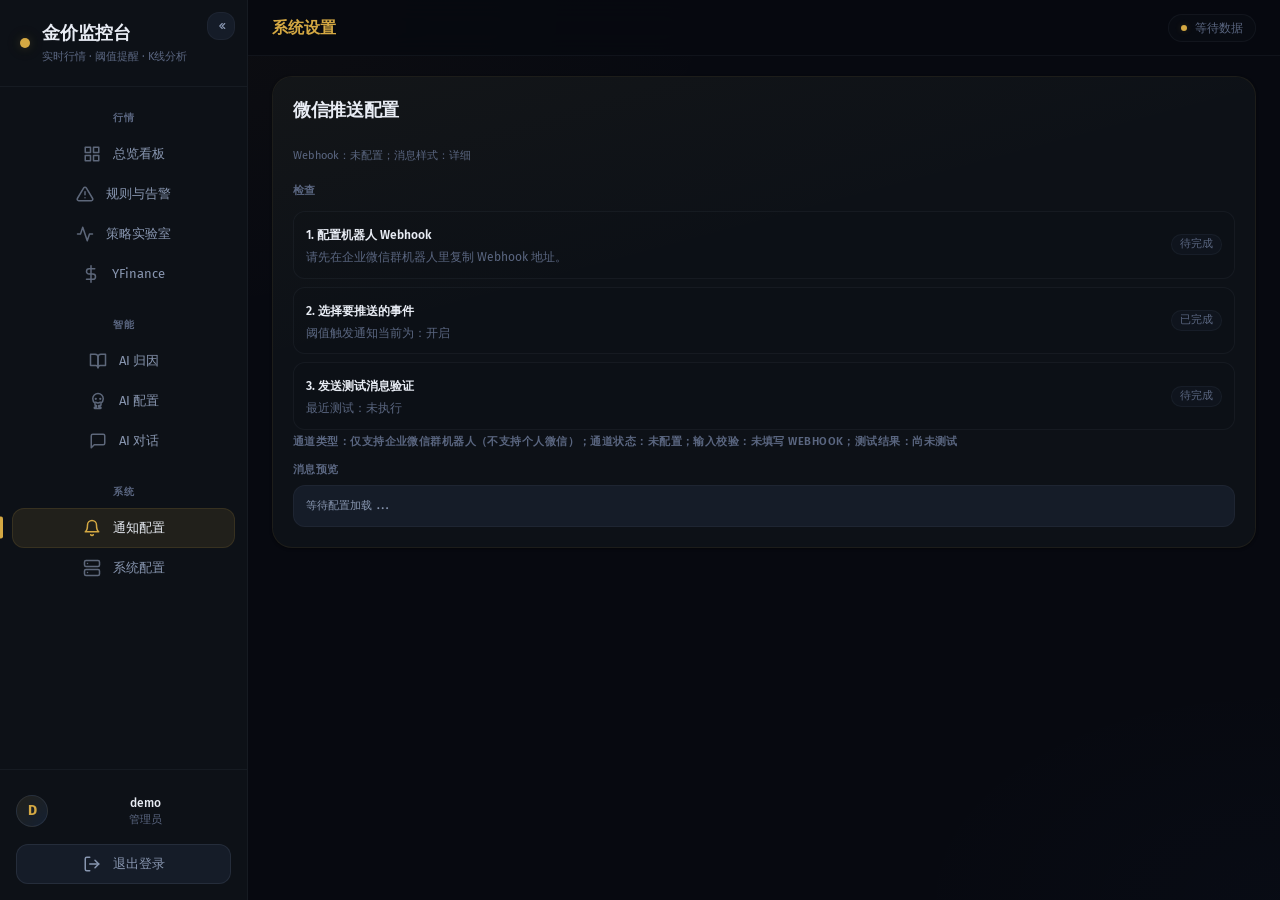
<file: system.html>
<!doctype html>
<html lang="zh-CN">
  <head>
    <meta charset="UTF-8" />
    <meta http-equiv="Cache-Control" content="no-cache, no-store, must-revalidate" />
    <meta http-equiv="Pragma" content="no-cache" />
    <meta http-equiv="Expires" content="0" />
    <meta name="viewport" content="width=device-width, initial-scale=1.0" />
    <title>金价监控台</title>
    <link rel="stylesheet" href="./styles.css?v=1783780614" />
  </head>
  <body>
    <div class="app-layout">
      <aside class="sidebar" id="sidebar"></aside>

      <div class="main-content">
        <header class="topbar">
          <div class="topbar-left">

            <div class="topbar-title">系统设置</div>
          </div>
          <div class="topbar-right">
            <div class="topbar-status">
              <span class="pulse"></span>
              <span id="last-updated">等待数据</span>
            </div>
          </div>
        </header>

        <main class="container">
<section class="tab-panel" data-tab-panel="wecom">
        <section class="rules-panel glass">
          <div class="chart-head">
            <h2>微信推送配置</h2>
          </div>
          <form
            id="wecom-settings-form"
            class="rule-form settings-form wecom-form modal-form"
            data-ui-modal="true"
            data-modal-title="编辑微信推送配置"
            data-modal-desc="编辑 Webhook 与事件。"
            data-modal-trigger-label="编辑微信配置"
            data-modal-tip-id="wecom-settings-tip"
            data-modal-size="wide"
          >
            <section class="modal-section">
              <header class="modal-section-head">
                <h4>通道与样式</h4>
              </header>
                <label class="field-box full">
                  <span>企业微信 Webhook</span>
                  <input id="cfg-webhook" type="text" placeholder="企业微信机器人 Webhook URL（留空不修改）" aria-label="企业微信 Webhook 地址" />
                </label>
                <label class="field-box">
                  <span>标题前缀</span>
                  <input id="cfg-title-prefix" type="text" maxlength="24" placeholder="消息标题前缀（可选）" aria-label="消息标题前缀" />
                </label>
                <label class="field-box">
                  <span>消息样式</span>
                  <select id="cfg-notify-style" aria-label="通知样式">
                    <option value="detailed">详细</option>
                    <option value="compact">简洁</option>
                  </select>
                </label>
            </section>

            <section class="modal-section">
              <header class="modal-section-head">
                <h4>通知事件</h4>
              </header>
                <label class="field-box">
                  <span>阈值触发通知</span>
                  <select id="cfg-notify-trigger" aria-label="阈值触发通知开关">
                    <option value="true">开启</option>
                    <option value="false">关闭</option>
                  </select>
                </label>
                <label class="field-box">
                  <span>恢复通知</span>
                  <select id="cfg-notify-recover" aria-label="恢复通知开关">
                    <option value="true">开启</option>
                    <option value="false">关闭</option>
                  </select>
                </label>
                <label class="field-box">
                  <span>数据源通知</span>
                  <select id="cfg-notify-source" aria-label="数据源通知开关">
                    <option value="true">开启</option>
                    <option value="false">关闭</option>
                  </select>
                </label>
                <label class="field-box">
                  <span>心跳通知</span>
                  <select id="cfg-notify-heartbeat" aria-label="心跳通知开关">
                    <option value="false">关闭</option>
                    <option value="true">开启</option>
                  </select>
                </label>
            </section>

            <div class="modal-footer split">
              <button type="button" id="btn-test-notify" class="secondary-btn">测试微信推送</button>
              <button type="submit">保存微信配置</button>
            </div>
          </form>
          <div id="wecom-settings-tip" class="meta form-tip">微信配置未加载</div>
          <section class="notify-preview wecom-guide-panel">
            <div class="meta">检查</div>
            
            <ul id="wecom-guide-steps" class="wecom-guide-steps">
              <li class="wecom-guide-item">
                <div>
                  <strong>1. 配置 Webhook</strong>
                  
                </div>
                <span class="tag">待完成</span>
              </li>
              <li class="wecom-guide-item">
                <div>
                  <strong>2. 选择事件</strong>
                </div>
                <span class="tag">待完成</span>
              </li>
              <li class="wecom-guide-item">
                <div>
                  <strong>3. 测试推送</strong>
                </div>
                <span class="tag">待完成</span>
              </li>
            </ul>
            <p id="wecom-guide-status" class="meta">Webhook 未检查；测试未执行</p>
          </section>

          <div class="notify-preview">
            <div class="meta">消息预览</div>
            <pre id="notify-preview" class="preview-box">等待配置加载...</pre>
          </div>
        </section>
      </section>

      <section class="tab-panel hidden" data-tab-panel="deploy">
        <section class="rules-panel glass deploy-overview">
          <div class="chart-head">
            <h2>部署控制台</h2>
          </div>
          <div id="deploy-view-switch" class="deploy-view-switch">
            <button type="button" class="secondary-btn active" data-deploy-view-link="settings">设置中心</button>
            <button type="button" class="secondary-btn" data-deploy-view-link="accounts">账号与权限</button>
            <button type="button" class="secondary-btn" data-deploy-view-link="observability">状态与审计</button>
          </div>
        </section>

        <section class="rules-panel glass" data-deploy-view-panel="settings">
          <div class="chart-head">
            <h2>设置中心</h2>
          </div>
          <form
            id="deploy-settings-form"
            class="rule-form settings-form modal-form"
            data-ui-modal="true"
            data-ui-modal-mode="page"
            data-modal-title="编辑部署与安全配置"
            data-modal-desc="编辑部署配置。"
            data-modal-trigger-label="编辑部署配置"
            data-modal-tip-id="deploy-settings-tip"
            data-modal-size="xl"
          >
            <section class="modal-section">
              <header class="modal-section-head">
                <h4>运行参数</h4>
              </header>
                <label class="field-box">
                  <span>轮询间隔（秒）</span>
                  <input id="cfg-interval" type="number" min="5" step="1" placeholder="例如 5" aria-label="轮询间隔秒数" />
                </label>
                <label class="field-box">
                  <span>国内附加溢价（CNY/g）</span>
                  <input id="cfg-premium" type="number" step="0.01" placeholder="例如 0.00" aria-label="国内附加溢价" />
                </label>
                <label class="field-box">
                  <span>控制台提示</span>
                  <select id="cfg-console" aria-label="控制台提示开关">
                    <option value="true">开启</option>
                    <option value="false">关闭</option>
                  </select>
                </label>
            </section>

            <details
              class="modal-accordion"
              open
              data-ui-submodal="true"
              data-submodal-title="数据源新鲜度判定"
              data-submodal-desc="调整更新时效。"
              data-submodal-trigger-label="进入编辑"
            >
              <summary>
                <span>数据源新鲜度判定（高级）</span>
              </summary>
              <div class="source-update-config">
                <div class="source-update-grid">
                  <label>Gold-API（国际主源）<input id="cfg-exp-gold-api" type="number" min="5" step="1" /></label>
                  <label>CoinGecko（国际备源）<input id="cfg-exp-coingecko" type="number" min="5" step="1" /></label>
                  <label>CoinGecko XAUT（国际备源）<input id="cfg-exp-coingecko-tether" type="number" min="5" step="1" /></label>
                  <label>Yahoo 期货（国际备源）<input id="cfg-exp-yahoo-gc" type="number" min="5" step="1" /></label>
                  <label>Stooq（国际备源）<input id="cfg-exp-stooq" type="number" min="5" step="1" /></label>
                  <label>浙商积存金（AUCN主源）<input id="cfg-exp-jd-zheshang" type="number" min="5" step="1" /></label>
                  <label>民生积存金（AUCN备源）<input id="cfg-exp-jd-minsheng" type="number" min="5" step="1" /></label>
                  <label>国内积存金合成（AUCN兜底）<input id="cfg-exp-domestic" type="number" min="5" step="1" /></label>
                  <label>国内积存金合成备源（AUCN）<input id="cfg-exp-domestic-backup" type="number" min="5" step="1" /></label>
                  <label>Yahoo 汇率（分钟级）<input id="cfg-exp-yahoo-fx" type="number" min="5" step="1" /></label>
                  <label>OpenER 汇率（低频兜底）<input id="cfg-exp-open-er" type="number" min="5" step="1" /></label>
                </div>
              </div>
            </details>

            <details
              class="modal-accordion"
              data-ui-submodal="true"
              data-submodal-title="部署与认证"
              data-submodal-desc="管理监听与认证。"
              data-submodal-trigger-label="进入编辑"
            >
              <summary>
                <span>部署与认证（高级）</span>
              </summary>
              <div class="source-update-config">
                <div class="source-update-grid">
                  <label>部署监听地址（重启生效）<input id="cfg-deploy-host" type="text" maxlength="128" placeholder="0.0.0.0" /></label>
                  <label>部署端口（重启生效）<input id="cfg-deploy-port" type="number" min="1" max="65535" step="1" /></label>
                  <label>时区（重启生效）<input id="cfg-deploy-timezone" type="text" maxlength="64" placeholder="Asia/Shanghai" /></label>
                  <label>登录用户名<input id="cfg-auth-user" type="text" maxlength="64" placeholder="BASIC_AUTH_USER" /></label>
                  <label>登录密码（留空表示不修改）<input id="cfg-auth-pass" type="password" maxlength="128" placeholder="BASIC_AUTH_PASS" /></label>
                  <label>会话时长（秒，最少300）<input id="cfg-session-ttl" type="number" min="300" step="1" /></label>
                  <label>会话密钥（留空表示不修改）<input id="cfg-session-secret" type="text" maxlength="256" placeholder="SESSION_SECRET" /></label>
                  <label>失败次数阈值（最少2）<input id="cfg-auth-max-failures" type="number" min="2" step="1" /></label>
                  <label>失败统计窗口秒数（最少30）<input id="cfg-auth-window" type="number" min="30" step="1" /></label>
                  <label>封禁时长秒数（最少10）<input id="cfg-auth-ban" type="number" min="10" step="1" /></label>
                </div>
              </div>
            </details>

            <details
              class="modal-accordion"
              data-ui-submodal="true"
              data-submodal-title="邮箱验证（SMTP）"
              data-submodal-desc="编辑 SMTP 参数。"
              data-submodal-trigger-label="进入编辑"
            >
              <summary>
                <span>邮箱验证（SMTP，高级）</span>
              </summary>
              <div class="source-update-config">
                <div class="source-update-grid">
                  <label>SMTP 主机<input id="cfg-smtp-host" type="text" maxlength="128" placeholder="smtp.example.com" /></label>
                  <label>SMTP 端口<input id="cfg-smtp-port" type="number" min="1" step="1" placeholder="587" /></label>
                  <label>SMTP 用户名<input id="cfg-smtp-user" type="text" maxlength="128" placeholder="bot@example.com" /></label>
                  <label>SMTP 密码（留空表示不修改）<input id="cfg-smtp-pass" type="password" maxlength="256" placeholder="SMTP_PASS" /></label>
                  <label>发件邮箱<input id="cfg-smtp-from" type="text" maxlength="128" placeholder="bot@example.com" /></label>
                  <label>验证码有效期（秒，最少120）<input id="cfg-bootstrap-code-ttl" type="number" min="120" step="1" /></label>
                  <label>重发间隔（秒，最少15）<input id="cfg-bootstrap-code-resend" type="number" min="15" step="1" /></label>
                  <label>启用 STARTTLS
                    <select id="cfg-smtp-use-tls">
                      <option value="true">是</option>
                      <option value="false">否</option>
                    </select>
                  </label>
                  <label>启用 SSL
                    <select id="cfg-smtp-use-ssl">
                      <option value="false">否</option>
                      <option value="true">是</option>
                    </select>
                  </label>
                </div>
              </div>
            </details>

            <div class="modal-footer">
              <button type="submit">保存部署配置</button>
            </div>
          </form>
          <div id="deploy-settings-tip" class="meta form-tip">部署配置未加载</div>
          <div id="deploy-runtime-info" class="meta">部署环境加载中...</div>
        </section>

        <section class="rules-panel glass hidden" data-deploy-view-panel="accounts">
          <div class="chart-head">
            <h2>账号与权限</h2>
            <p>管理邀请码、用户和密码</p>
          </div>

          <div class="deploy-action-stack">
            <article class="deploy-action-card">
              <header class="deploy-action-head">
                <h3>邀请码管理</h3>
              </header>
              <div id="invite-create-tip" class="meta form-tip">仅管理员可生成邀请码。</div>
              <pre id="invite-code-output" class="preview-box">尚未生成邀请码</pre>
            </article>

            <article class="deploy-action-card">
              <header class="deploy-action-head">
                <h3>用户与权限</h3>
              </header>
              <div id="user-manage-tip" class="meta form-tip">用户列表加载中...</div>
              <div id="user-manage-summary" class="meta deploy-summary-list">用户统计加载中...</div>
            </article>

            <article class="deploy-action-card">
              <header class="deploy-action-head">
                <h3>我的账号安全</h3>
              </header>
              <div id="change-password-tip" class="meta form-tip">修改后使用新密码登录。</div>
            </article>
          </div>

          <form
            id="invite-create-form"
            class="rule-form invite-form modal-form"
            data-ui-modal="true"
            data-modal-title="生成邀请码"
            data-modal-desc="设置次数与有效期。"
            data-modal-trigger-label="邀请码"
            data-modal-tip-id="invite-create-tip"
            data-modal-trigger-target="invite-create-action"
          >
            <section class="modal-section">
              <header class="modal-section-head">
                <h4>邀请码参数</h4>
                <p>设置次数和有效期</p>
              </header>
                <label class="field-box">
                  <span>可使用次数</span>
                  <input id="invite-max-uses" type="number" min="1" step="1" value="1" />
                </label>
                <label class="field-box">
                  <span>有效天数</span>
                  <input id="invite-expire-days" type="number" min="1" step="1" value="7" />
                </label>
            </section>
            <div class="modal-footer">
              <button type="submit">生成邀请码</button>
            </div>
          </form>

          <form
            id="user-manage-form"
            class="rule-form settings-form modal-form"
            data-ui-modal="true"
            data-modal-title="用户管理"
            data-modal-desc="管理用户与权限。"
            data-modal-trigger-label="用户管理"
            data-modal-tip-id="user-manage-tip"
            data-modal-size="wide"
            data-modal-trigger-target="user-manage-action"
          >
            <section class="modal-section">
              <header class="modal-section-head">
                <h4>用户列表</h4>
                <p>仅管理员可操作</p>
              </header>
                <button type="button" class="secondary-btn" data-open-form-modal="user-create-form">新增用户</button>
                <button type="button" class="secondary-btn" id="refresh-user-list">刷新列表</button>
              <div id="user-list" class="rule-list"></div>
            </section>
          </form>

          <form
            id="user-create-form"
            class="rule-form settings-form modal-form"
            data-ui-modal="true"
            data-modal-title="新增用户"
            data-modal-desc="创建账号。"
            data-modal-hide-trigger="true"
            data-modal-tip-id="user-create-tip"
          >
            <section class="modal-section">
              <header class="modal-section-head">
                <h4>新用户信息</h4>
                <p>填写基础信息</p>
              </header>
                <label class="field-box">
                  <span>用户名（可用邮箱）</span>
                  <input id="user-create-username" type="text" maxlength="64" placeholder="例如 member@example.com" />
                </label>
                <label class="field-box">
                  <span>邮箱（可选）</span>
                  <input id="user-create-email" type="email" maxlength="128" placeholder="例如 member@example.com" />
                </label>
                <label class="field-box">
                  <span>初始密码</span>
                  <input id="user-create-password" type="password" maxlength="128" placeholder="请输入初始密码" />
                </label>
                <label class="field-box">
                  <span>用户角色</span>
                  <select id="user-create-is-admin">
                    <option value="false">普通用户</option>
                    <option value="true">管理员</option>
                  </select>
                </label>
                <label class="field-box">
                  <span>启用状态</span>
                  <select id="user-create-enabled">
                    <option value="true">启用</option>
                    <option value="false">停用</option>
                  </select>
                </label>
            </section>
            <div class="modal-footer">
              <button type="submit">创建用户</button>
            </div>
          </form>
          <div id="user-create-tip" class="meta form-tip modal-only">在用户管理中新增。</div>

          <form
            id="change-password-form"
            class="rule-form settings-form modal-form"
            data-ui-modal="true"
            data-modal-title="修改当前账号密码"
            data-modal-desc="修改当前账号密码。"
            data-modal-trigger-label="修改密码"
            data-modal-tip-id="change-password-tip"
            data-modal-trigger-target="change-password-action"
          >
            <section class="modal-section">
              <header class="modal-section-head">
                <h4>密码修改</h4>
                <p>输入当前密码和新密码</p>
              </header>
                <label class="field-box full">
                  <span>当前密码</span>
                  <input id="current-password" type="password" maxlength="128" placeholder="请输入当前密码" />
                </label>
                <label class="field-box full">
                  <span>新密码</span>
                  <input id="new-password" type="password" maxlength="128" placeholder="请输入新密码" />
                </label>
                <label class="field-box full">
                  <span>确认新密码</span>
                  <input id="confirm-new-password" type="password" maxlength="128" placeholder="请再次输入新密码" />
                </label>
            </section>
            <div class="modal-footer">
              <button type="submit">修改我的密码</button>
            </div>
          </form>
        </section>

        <section class="rules-panel glass hidden" data-deploy-view-panel="observability">
          <div class="chart-head">
            <h2>状态与审计</h2>
          </div>

          <div class="deploy-action-stack">
            <article class="deploy-action-card">
              <header class="deploy-action-head">
                <h3>数据源健康态势</h3>
              </header>
            </article>

            <article class="deploy-action-card">
              <header class="deploy-action-head">
                <h3>登录审计</h3>
              </header>
              <div id="login-audit-tip" class="meta form-tip">登录审计加载中...</div>
              <div id="login-audit-summary" class="meta deploy-summary-list">登录统计加载中...</div>
            </article>

            <article class="deploy-action-card">
              <header class="deploy-action-head">
                <h3>快捷入口</h3>
                
              </header>
                <div class="help-item">1. 规则与告警</div>
                <div class="help-item">2. 通知配置</div>
                <div class="help-item">3. 移动端访问</div>
            </article>
          </div>

          <form
            id="login-audit-form"
            class="rule-form settings-form modal-form"
            data-ui-modal="true"
            data-modal-title="登录审计"
            data-modal-desc="查看登录记录。"
            data-modal-trigger-label="登录审计"
            data-modal-tip-id="login-audit-tip"
            data-modal-size="wide"
            data-modal-trigger-target="login-audit-action"
          >
            <section class="modal-section">
              <header class="modal-section-head">
                <h4>登录审计记录</h4>
                <p>仅管理员可查看</p>
              </header>
                <button id="refresh-login-audit" type="button" class="secondary-btn">刷新登录审计</button>
              <div id="login-audit-list" class="rule-list"></div>
            </section>
          </form>
        </section>
      </section>
        </main>
      </div>
    </div>
    <script src="./js/echarts.min.js?v=1783780614"></script>
    <script>window.__PAGE="system";</script>
    <script src="./mock/mock.js"></script>
    <script src="./js/sidebar.js?v=1783780614"></script>
    <script>
      if (window.GMSidebar) {
        GMSidebar.renderSidebar({ activeTab: "wecom" });
        GMSidebar.renderModals();
        GMSidebar.initSidebarToggle();
        GMSidebar.loadSidebarUser();
      }
    </script>
    <script src="./js/core.js?v=1783780614"></script>
    <script src="./js/system.js?v=1783780614"></script>
    <script src="./js/init.js?v=1783780614"></script>
    
  </body>
</html>
</file>
<file: styles.css>
/* =============================================
   Aurum Terminal — Premium Financial Design System
   Golden Monitor v2
   ============================================= */

@import url('https://fonts.googleapis.com/css2?family=Cormorant+Garamond:wght@500;600;700&family=Fira+Sans:wght@300;400;500;600;700&family=Fira+Code:wght@400;500;600&display=swap');

:root {
  --bg-base: #070910;
  --bg-surface: #0D1117;
  --bg-elevated: #151C28;
  --bg-overlay: rgba(7,9,16,0.88);
  --glass-highlight: rgba(212,168,67,0.03);
  --glass-depth: rgba(0,0,0,0.22);
  --glass-border: rgba(212,168,67,0.08);
  --glass-border-strong: rgba(212,168,67,0.18);
  --text: #E8ECF4;
  --text-secondary: #8896B0;
  --text-tertiary: #5A6680;
  --accent: #4B8BF5;
  --accent-dim: rgba(75,139,245,0.12);
  --gold: #D4A843;
  --gold-dim: rgba(212,168,67,0.10);
  --gold-glow: rgba(212,168,67,0.20);
  --positive: #34D399;
  --positive-dim: rgba(52,211,153,0.10);
  --negative: #F87171;
  --negative-dim: rgba(248,113,113,0.10);
  /* Chinese convention: red=up(涨), green=down(跌) */
  --up: #F87171;
  --up-dim: rgba(248,113,113,0.10);
  --down: #34D399;
  --down-dim: rgba(52,211,153,0.10);
  --warning: #FBBF24;
  --warning-dim: rgba(251,191,36,0.10);
  --line: rgba(136,150,176,0.07);
  --line-strong: rgba(136,150,176,0.14);
  --line-accent: rgba(75,139,245,0.25);
  --line-gold: rgba(212,168,67,0.15);
  --shadow-sm: 0 1px 3px rgba(0,0,0,0.40);
  --shadow-md: 0 4px 20px rgba(0,0,0,0.45);
  --shadow-lg: 0 16px 48px rgba(0,0,0,0.55);
  --shadow-glow-accent: 0 0 24px rgba(75,139,245,0.12);
  --shadow-glow-gold: 0 0 24px rgba(212,168,67,0.15);
  --sidebar-w: 248px;
  --topbar-h: 56px;
  --content-max: 1400px;
  --radius-sm: 8px;
  --radius-md: 12px;
  --radius-lg: 16px;
  --radius-xl: 20px;
  --font-display: 'Cormorant Garamond','Georgia',serif;
  --font-sans: 'Fira Sans','PingFang SC','Hiragino Sans GB','Noto Sans CJK SC','Microsoft YaHei',sans-serif;
  --font-mono: 'Fira Code','SFMono-Regular',Menlo,Consolas,monospace;
  --fs-xs: 11px; --fs-sm: 12px; --fs-base: 13px; --fs-md: 14px;
  --fs-lg: 16px; --fs-xl: 18px; --fs-2xl: 22px; --fs-3xl: 28px;
  --sp-1: 4px; --sp-2: 8px; --sp-3: 12px; --sp-4: 16px;
  --sp-5: 20px; --sp-6: 24px; --sp-8: 32px; --sp-10: 40px;
  --bg: var(--bg-base);
  --muted: var(--text-secondary);
  --card-shadow: var(--shadow-md);
}

*, *::before, *::after { box-sizing: border-box; margin: 0; padding: 0; }
html { font-size: 14px; -webkit-font-smoothing: antialiased; -moz-osx-font-smoothing: grayscale; }

body {
  font-family: var(--font-sans);
  color: var(--text);
  background: var(--bg-base);
  background-image:
    radial-gradient(ellipse 80% 60% at 10% 0%, rgba(212,168,67,0.03) 0%, transparent 60%),
    radial-gradient(ellipse 60% 50% at 100% 100%, rgba(75,139,245,0.02) 0%, transparent 50%);
  min-height: 100vh;
  overflow-x: hidden;
  line-height: 1.5;
}

/* ===== Layout: Sidebar + Main ===== */
.app-layout { min-height: 100vh; }

.sidebar {
  position: fixed; top: 0; left: 0; width: var(--sidebar-w); height: 100vh;
  background: var(--bg-surface);
  border-right: 1px solid var(--line);
  display: flex; flex-direction: column; z-index: 60;
  overflow-y: auto; overflow-x: hidden;
  transition: width 0.25s ease, transform 0.25s ease;
}

.sidebar-brand {
  padding: var(--sp-5); border-bottom: 1px solid var(--line);
  display: flex; align-items: center; gap: var(--sp-3); flex-shrink: 0;
}
.sidebar-brand .brand-dot {
  width: 10px; height: 10px; border-radius: 50%;
  background: var(--gold);
  box-shadow: 0 0 10px var(--gold-glow), 0 0 24px rgba(212,168,67,0.12);
  flex-shrink: 0;
}
.sidebar-brand h1 {
  font-family: var(--font-display); font-size: var(--fs-xl); font-weight: 600;
  letter-spacing: -0.01em; color: var(--text); white-space: nowrap;
}
.sidebar-brand p {
  font-size: var(--fs-xs); color: var(--text-tertiary); margin-top: 2px; white-space: nowrap;
}

.sidebar-nav {
  flex: 1; padding: var(--sp-3); display: flex; flex-direction: column; gap: var(--sp-1);
}
.nav-group { margin-top: var(--sp-4); }
.nav-group:first-child { margin-top: var(--sp-2); }
.nav-group-label {
  display: block; font-size: 10px; font-weight: 600; text-transform: uppercase;
  letter-spacing: 0.1em; color: var(--text-tertiary);
  padding: var(--sp-1) var(--sp-3); margin-bottom: var(--sp-1);
  text-align: center;
}
.nav-item {
  display: flex; align-items: center; justify-content: center; gap: var(--sp-3);
  min-height: 40px;
  padding: 9px var(--sp-3); border-radius: var(--radius-md);
  font-size: var(--fs-base); color: var(--text-secondary);
  text-decoration: none; cursor: pointer;
  transition: all 0.2s ease; border: 1px solid transparent;
  user-select: none; white-space: nowrap; position: relative;
  line-height: 1.2; text-align: center;
}
.nav-item .nav-label-wrap {
  flex: 0 1 auto;
  min-width: 0;
  display: inline-flex;
  align-items: center; justify-content: center;
}
.nav-item .nav-label {
  display: inline-block;
  line-height: 1.2;
}
.nav-item:hover {
  color: var(--text); background: rgba(212,168,67,0.04);
}
.nav-item.active {
  color: var(--text); background: var(--gold-dim);
  border-color: rgba(212,168,67,0.12); font-weight: 500;
}
.nav-item.active::before {
  content: ''; position: absolute; left: -13px; top: 50%; transform: translateY(-50%);
  width: 3px; height: 60%; border-radius: 0 2px 2px 0;
  background: var(--gold);
}
.nav-item .nav-icon {
  width: 18px; height: 18px; flex-shrink: 0; opacity: 0.65;
  display: block; line-height: 0;
}
.nav-item:hover .nav-icon { opacity: 1; }
.nav-item.active .nav-icon { opacity: 1; color: var(--gold); }
.nav-item .nav-badge {
  position: absolute; right: var(--sp-3); top: 50%; transform: translateY(-50%);
  min-width: 18px; height: 18px; border-radius: 999px;
  font-size: 10px; font-weight: 600; display: inline-flex;
  align-items: center; justify-content: center;
  background: var(--negative); color: white; padding: 0 5px;
}

.sidebar-footer { padding: var(--sp-4); border-top: 1px solid var(--line); flex-shrink: 0; }
.sidebar-user { display: flex; align-items: center; gap: var(--sp-3); padding: var(--sp-2) 0; }
.sidebar-user-avatar {
  width: 32px; height: 32px; border-radius: 50%;
  background: linear-gradient(135deg, var(--gold-dim), var(--accent-dim));
  border: 1px solid var(--line-strong);
  display: flex; align-items: center; justify-content: center;
  font-size: var(--fs-sm); font-weight: 600; color: var(--gold); flex-shrink: 0;
}
.sidebar-user-info { flex: 1; min-width: 0; text-align: center; }
.sidebar-user-name {
  font-size: var(--fs-sm); font-weight: 500; color: var(--text);
  white-space: nowrap; overflow: hidden; text-overflow: ellipsis;
}
.sidebar-user-role { font-size: var(--fs-xs); color: var(--text-tertiary); text-align: center; }

/* --- Main Content --- */
.main-content { margin-left: var(--sidebar-w); min-height: 100vh; display: flex; flex-direction: column; transition: margin-left 0.25s ease; }

.topbar {
  height: var(--topbar-h); padding: 0 var(--sp-6);
  display: flex; align-items: center; justify-content: space-between; gap: var(--sp-4);
  border-bottom: 1px solid var(--line);
  background: rgba(7,9,16,0.80);
  backdrop-filter: blur(16px) saturate(140%);
  position: sticky; top: 0; z-index: 50; flex-shrink: 0;
}
.topbar-left { display: flex; align-items: center; gap: var(--sp-4); }
.topbar-title {
  font-family: var(--font-display); font-size: var(--fs-lg);
  font-weight: 600; letter-spacing: -0.01em; color: var(--gold);
}
.topbar-right { display: flex; align-items: center; gap: var(--sp-3); }
.topbar-status {
  display: inline-flex; align-items: center; gap: var(--sp-2);
  font-size: var(--fs-sm); color: var(--text-tertiary);
  padding: var(--sp-1) var(--sp-3); border-radius: 999px;
  border: 1px solid var(--line); background: rgba(13,17,23,0.50);
}
.topbar-status .pulse {
  width: 6px; height: 6px; border-radius: 50%;
  background: var(--gold);
  box-shadow: 0 0 6px var(--gold-glow);
  animation: pulse 2.5s ease-in-out infinite;
}
@keyframes pulse {
  0%, 100% { opacity: 1; box-shadow: 0 0 0 0 var(--gold-glow); }
  50% { opacity: 0.7; box-shadow: 0 0 0 6px rgba(212,168,67,0); }
}

.container {
  flex: 1; padding: var(--sp-5) var(--sp-6);
  max-width: var(--content-max); width: 100%; margin: 0 auto;
}
.tab-panel { display: grid; gap: var(--sp-5); }
.tab-panel.hidden { display: none; }

/* ===== Glass Cards & Panels ===== */
.glass {
  background: var(--bg-surface);
  border: 1px solid var(--glass-border);
  border-radius: var(--radius-xl);
  position: relative; overflow: hidden; box-shadow: var(--shadow-sm);
}
.glass::before {
  content: ''; position: absolute; inset: 0; pointer-events: none;
  background: linear-gradient(165deg, var(--glass-highlight) 0%, transparent 40%);
  border-radius: inherit;
}
.glass > * { position: relative; z-index: 1; }

.card, .signal-card {
  border-radius: var(--radius-xl); padding: var(--sp-5);
  background: var(--bg-surface);
  border: 1px solid var(--glass-border);
  display: flex; flex-direction: column; justify-content: center;
  transition: border-color 0.25s ease, box-shadow 0.25s ease, transform 0.25s ease;
  position: relative; overflow: hidden;
}
.card::after, .signal-card::after {
  content: ''; position: absolute; top: 0; left: 0; right: 0; height: 1px;
  background: linear-gradient(90deg, transparent, rgba(212,168,67,0.15), transparent);
}
.card:hover, .signal-card:hover {
  border-color: var(--glass-border-strong);
  box-shadow: var(--shadow-md), 0 0 30px rgba(212,168,67,0.04);
  transform: translateY(-1px);
}
.card h3, .signal-card h3 {
  font-size: var(--fs-sm); color: var(--text-secondary);
  font-weight: 500; margin-bottom: var(--sp-2);
}

.price {
  font-family: var(--font-mono); font-weight: 700;
  font-size: clamp(24px, 2.5vw, 36px);
  letter-spacing: -0.03em; line-height: 1.15;
  color: var(--text);
}
.meta {
  font-size: var(--fs-sm); color: var(--text-tertiary);
  margin-top: var(--sp-1); line-height: 1.4;
  word-break: break-word; overflow-wrap: anywhere;
}

.chip {
  display: inline-flex; align-items: center; gap: var(--sp-1);
  font-size: var(--fs-xs); color: var(--text-secondary);
  background: rgba(13,17,23,0.60); border: 1px solid var(--line);
  border-radius: 999px; padding: 3px var(--sp-3);
}

.chart-panel, .rules-panel {
  border-radius: var(--radius-xl); padding: var(--sp-5);
  background: var(--bg-surface); border: 1px solid var(--glass-border);
  animation: panelEnter 400ms ease-out both;
}

.chart-head {
  display: flex; justify-content: space-between; align-items: baseline;
  gap: var(--sp-3); flex-wrap: wrap; margin-bottom: var(--sp-4);
}
.chart-head h2 {
  font-family: var(--font-display); font-size: var(--fs-xl);
  font-weight: 600; letter-spacing: -0.02em;
}
.chart-head p { color: var(--text-tertiary); font-size: var(--fs-sm); }

.cards-grid, .signals-grid {
  display: grid; gap: var(--sp-4); grid-template-columns: repeat(4, minmax(0, 1fr));
}
.signals-grid { grid-template-columns: repeat(2, minmax(0, 1fr)); }
.chart-grid { display: grid; gap: var(--sp-4); grid-template-columns: repeat(2, minmax(0, 1fr)); }

.chart-box {
  border: 1px solid var(--line); border-radius: var(--radius-lg);
  padding: var(--sp-4); background: rgba(13,17,23,0.50);
}
.chart-box h4 {
  font-size: var(--fs-sm); color: var(--text-secondary);
  font-weight: 500; margin-bottom: var(--sp-1);
}
.chart-ma-bar {
  display: flex; gap: var(--sp-4); align-items: center;
  margin-bottom: var(--sp-2); min-height: 18px;
}
.ma-tag {
  font-size: 11px; color: var(--text-secondary);
  font-weight: 500; white-space: nowrap;
}
.ma-tag[data-ma="5"] { color: #b89440; }
.ma-tag[data-ma="20"] { color: #9a6aaa; }
.ma-tag[data-ma="60"] { color: #3f8ab3; }
.chart { width: 100%; height: 360px; background: #0d1117; }
.chart-compact { height: 280px; }

/* ===== Dashboard ===== */
.dashboard-hero {
  border-radius: var(--radius-xl); padding: var(--sp-5) var(--sp-6);
  background: linear-gradient(135deg, var(--bg-surface) 0%, var(--bg-elevated) 50%, rgba(212,168,67,0.03) 100%);
  border: 1px solid var(--glass-border-strong);
  display: grid; grid-template-columns: minmax(0, 1fr) auto;
  gap: var(--sp-4); align-items: end;
  position: relative; overflow: hidden;
}
.dashboard-hero::before {
  content: ''; position: absolute; top: -50%; right: -20%;
  width: 300px; height: 300px; border-radius: 50%;
  background: radial-gradient(circle, rgba(212,168,67,0.06) 0%, transparent 70%);
  pointer-events: none;
}
.dashboard-hero-copy h2 {
  font-family: var(--font-display);
  font-size: clamp(20px, 2.3vw, 28px); font-weight: 700;
  letter-spacing: -0.02em; margin-top: var(--sp-1);
}
.dashboard-kicker {
  font-size: var(--fs-xs); font-weight: 700; letter-spacing: 0.12em;
  text-transform: uppercase; color: var(--gold);
}
.dashboard-jump-nav { display: flex; flex-wrap: wrap; justify-content: flex-end; gap: var(--sp-2); }
.dashboard-jump-link {
  font-size: var(--fs-sm); color: var(--text-tertiary);
  border: 1px solid var(--line); border-radius: 999px;
  padding: 5px var(--sp-3); background: transparent; cursor: pointer;
  transition: all 0.2s ease;
}
.dashboard-jump-link:hover {
  color: var(--gold); border-color: var(--line-gold);
  background: var(--gold-dim);
}

.dashboard-section { display: grid; gap: var(--sp-3); scroll-margin-top: 80px; }
.dashboard-section-head {
  display: flex; justify-content: space-between; align-items: baseline; gap: var(--sp-3);
}
.dashboard-section-head h2 {
  font-family: var(--font-display); font-size: var(--fs-xl);
  font-weight: 600; letter-spacing: -0.02em;
}

.dashboard-monitor-grid {
  display: grid; gap: var(--sp-4);
  grid-template-columns: minmax(0, 2fr) minmax(260px, 1fr);
}

.controls {
  border-radius: var(--radius-xl); padding: var(--sp-4);
  background: var(--bg-surface); border: 1px solid var(--glass-border);
  display: grid; grid-template-columns: repeat(auto-fit, minmax(160px, 1fr)); gap: var(--sp-3);
}
.control-item { display: flex; flex-direction: column; gap: var(--sp-2); }
.control-item label {
  font-size: var(--fs-xs); color: var(--text-tertiary); font-weight: 500;
}

.monitor-status-card {
  border-radius: var(--radius-xl); padding: var(--sp-4);
  background: var(--bg-surface); border: 1px solid var(--glass-border);
  display: grid; gap: var(--sp-3); align-content: start;
}
.monitor-status-card h3 { font-size: var(--fs-lg); font-weight: 600; }
.monitor-status-chip-row { display: flex; gap: var(--sp-2); flex-wrap: wrap; }
.monitor-status-actions { display: grid; grid-template-columns: repeat(2, 1fr); gap: var(--sp-3); }
.refresh-hint { font-size: var(--fs-xs); color: var(--text-tertiary); max-width: none; }

/* Signals */
.signal-bias {
  font-family: var(--font-mono); font-size: var(--fs-3xl);
  font-weight: 700; letter-spacing: -0.02em; text-transform: capitalize;
}
.signal-bias.bullish { color: var(--up); }
.signal-bias.bearish { color: var(--down); }
.signal-bias.neutral { color: var(--accent); }

.day-change { font-weight: 600; font-family: var(--font-mono); }
.day-change.up { color: var(--up); }
.day-change.down { color: var(--down); }
.day-change.flat { color: var(--text-tertiary); }

.freshness-badge {
  display: inline-flex; align-items: center; border-radius: 999px;
  padding: 1px 8px; font-size: var(--fs-xs); font-weight: 600;
  border: 1px solid var(--line);
}
.freshness-badge.live { color: var(--positive); border-color: rgba(52,211,153,0.25); background: var(--positive-dim); }
.freshness-badge.delayed { color: var(--warning); border-color: rgba(251,191,36,0.25); background: var(--warning-dim); }
.freshness-badge.cached { color: var(--text-tertiary); border-color: rgba(90,102,128,0.25); background: rgba(90,102,128,0.08); }

/* --- Legacy nav hidden --- */
.workspace-tabs, .tabs { display: none; }
.workspace-link, .tab-link { display: none; }

.deploy-view-switch { display: flex; gap: var(--sp-3); flex-wrap: wrap; margin-top: var(--sp-3); }
.deploy-view-switch .secondary-btn.active {
  background: var(--accent-dim); border-color: rgba(75,139,245,0.25); color: var(--accent);
}

/* ===== Forms & Inputs ===== */
select, input, textarea {
  border: 1px solid var(--line-strong);
  background: var(--bg-elevated); color: var(--text);
  border-radius: var(--radius-md); padding: var(--sp-2) var(--sp-3);
  font-size: var(--fs-md); font-family: var(--font-sans);
  outline: none; transition: border-color 0.2s ease, box-shadow 0.2s ease; width: 100%;
}
select:focus, input:focus, textarea:focus {
  border-color: var(--gold);
  box-shadow: 0 0 0 2px var(--gold-dim);
}
textarea { resize: vertical; min-height: 80px; }
button { font-family: var(--font-sans); cursor: pointer; }

button[type="submit"], button.primary-btn, button:not(.secondary-btn):not(.dashboard-jump-link):not(.nav-item):not(.mobile-menu-btn):not(.sidebar-toggle):not(.sidebar-logout-btn) {
  background: linear-gradient(135deg, var(--gold), #C09530);
  color: #0D1117; border: none; border-radius: var(--radius-md);
  padding: var(--sp-2) var(--sp-4); font-size: var(--fs-md);
  font-weight: 600; transition: all 0.2s ease;
  box-shadow: 0 2px 8px rgba(212,168,67,0.20);
}
button[type="submit"]:hover, button.primary-btn:hover, button:not(.secondary-btn):not(.dashboard-jump-link):not(.nav-item):not(.mobile-menu-btn):not(.sidebar-toggle):not(.sidebar-logout-btn):hover {
  box-shadow: 0 4px 16px rgba(212,168,67,0.30);
  filter: brightness(1.08);
}

.secondary-btn {
  background: var(--bg-elevated); color: var(--text-secondary);
  border: 1px solid var(--line-strong); border-radius: var(--radius-md);
  padding: var(--sp-2) var(--sp-3); font-size: var(--fs-sm); font-weight: 500;
  transition: all 0.2s ease;
}
.secondary-btn:hover {
  background: rgba(212,168,67,0.06); color: var(--text);
  border-color: var(--glass-border-strong);
}
.mini-btn { padding: var(--sp-1) var(--sp-2); font-size: var(--fs-xs); }
.recovery-key-section { margin-top: 8px; padding-top: 8px; border-top: 1px solid var(--line); }
.recovery-key-section .field-label { font-size: 12px; font-weight: 500; color: var(--text-secondary); display: block; margin-bottom: 4px; }
.recovery-key-row { display: flex; align-items: center; gap: 8px; }
.recovery-key-code { font-family: var(--font-mono); font-size: 13px; padding: 6px 10px; background: var(--bg-elevated); border: 1px solid var(--line-strong); border-radius: 6px; word-break: break-all; flex: 1; }
.field-box {
  border: 1px solid var(--line); border-radius: var(--radius-lg);
  padding: var(--sp-3); display: grid; gap: var(--sp-2);
  background: rgba(13,17,23,0.35); min-height: 80px;
}
.field-box > span:first-child {
  font-size: var(--fs-xs); color: var(--text-tertiary);
  font-weight: 600; text-transform: uppercase; letter-spacing: 0.04em;
}
.field-box.full { grid-column: 1 / -1; }
.field-inline-actions { display: flex; gap: var(--sp-3); flex-wrap: wrap; }

.modal-grid { display: grid; gap: var(--sp-3); grid-template-columns: repeat(2, minmax(0, 1fr)); }
.modal-grid.cols-1 { grid-template-columns: 1fr; }
.modal-grid.cols-2 { grid-template-columns: repeat(2, minmax(0, 1fr)); }

.modal-section {
  border: 1px solid var(--line); border-radius: var(--radius-lg);
  padding: var(--sp-4); display: grid; gap: var(--sp-3);
  background: rgba(13,17,23,0.25);
}
.modal-section-head h4 { font-size: var(--fs-md); font-weight: 600; margin-bottom: 2px; }
.modal-section-head p { font-size: var(--fs-xs); color: var(--text-tertiary); }

.modal-accordion {
  border: 1px solid var(--line); border-radius: var(--radius-lg);
  background: rgba(13,17,23,0.25); overflow: hidden;
}
.modal-accordion > summary {
  list-style: none; cursor: pointer; padding: var(--sp-3) var(--sp-4);
  font-size: var(--fs-md); font-weight: 600; color: var(--text-secondary);
  transition: color 0.2s ease;
}
.modal-accordion > summary:hover { color: var(--gold); }
.modal-accordion > summary::-webkit-details-marker { display: none; }
.modal-accordion[open] > summary { border-bottom: 1px solid var(--line); }
.modal-accordion > .modal-grid, .modal-accordion > .source-update-config { padding: var(--sp-4); }

.modal-footer {
  display: flex; justify-content: flex-end; gap: var(--sp-3); padding-top: var(--sp-2);
}
.modal-footer.split { justify-content: space-between; }
.form-tip { font-size: var(--fs-xs); color: var(--text-tertiary); padding: var(--sp-2) 0; }

/* ===== Rule List ===== */
.rule-list {
  display: grid; gap: var(--sp-2); margin-top: var(--sp-3);
  padding-top: var(--sp-3); border-top: 1px dashed var(--line);
}
.rule-item {
  display: flex; flex-wrap: wrap; align-items: center;
  gap: var(--sp-3) var(--sp-4); border: 1px solid var(--line);
  border-radius: var(--radius-md); padding: var(--sp-3) var(--sp-4);
  font-size: var(--fs-sm); line-height: 1.5;
  background: rgba(13,17,23,0.35);
  transition: border-color 0.2s ease;
}
.rule-item:hover { border-color: var(--glass-border-strong); }
.rule-item > span:first-child { min-width: 0; flex: 1; line-height: 1.4; }
.rule-item-actions { display: inline-flex; align-items: center; gap: var(--sp-3); }

/* ===== Standalone Form Layout ===== */
.rule-form {
  display: flex; flex-wrap: wrap; align-items: flex-end;
  gap: var(--sp-3); margin-top: var(--sp-3);
}
.rule-form label {
  display: flex; flex-direction: column; gap: 4px;
  font-size: var(--fs-xs); color: var(--text-tertiary); font-weight: 500;
  min-width: 120px; flex: 1;
}
.rule-form label input,
.rule-form label select {
  margin-top: 0;
}
.rule-form > button[type="submit"],
.rule-form > button.primary-btn {
  margin-left: auto; flex-shrink: 0;
}

.tag {
  display: inline-flex; align-items: center; font-size: var(--fs-xs);
  border-radius: 999px; border: 1px solid var(--line);
  padding: 1px 8px; background: rgba(21,28,40,0.40); color: var(--text-tertiary);
}

/* ===== Tables ===== */
.data-table { width: 100%; border-collapse: collapse; font-size: var(--fs-sm); }
.data-table th {
  text-align: left; font-weight: 600; color: var(--gold);
  font-size: var(--fs-xs); text-transform: uppercase; letter-spacing: 0.06em;
  padding: var(--sp-2) var(--sp-3);
  border-bottom: 1px solid var(--line-strong); white-space: nowrap;
}
.data-table td {
  padding: var(--sp-2) var(--sp-3); border-bottom: 1px solid var(--line);
  color: var(--text-secondary); font-family: var(--font-mono); font-size: var(--fs-xs);
}
.data-table tr:hover td { background: rgba(212,168,67,0.02); }
.table-scroll { overflow-x: auto; }

/* ===== Modals ===== */
.workspace-modal-root, .action-modal-root, .subworkspace-modal-root, .insight-chat-modal-root {
  position: fixed; inset: 0; display: grid; place-items: center;
  padding: var(--sp-6); z-index: 80;
}
.workspace-modal-root.hidden, .action-modal-root.hidden,
.subworkspace-modal-root.hidden, .insight-chat-modal-root.hidden { display: none; }
.workspace-modal-root.subworkspace-active .workspace-modal { display: none; }

.workspace-modal-backdrop, .action-modal-backdrop,
.subworkspace-modal-backdrop, .insight-chat-modal-backdrop {
  position: absolute; inset: 0;
  background: rgba(0,0,0,0.65); backdrop-filter: blur(10px);
}

.workspace-modal, .action-modal, .subworkspace-modal {
  position: relative; width: min(92vw, 680px);
  border-radius: var(--radius-xl); padding: var(--sp-5);
  background: var(--bg-surface);
  border: 1px solid var(--glass-border-strong);
  box-shadow: var(--shadow-lg);
  display: grid; gap: var(--sp-4);
  max-height: min(86vh, 900px); overflow: auto;
  animation: panelEnter 200ms ease-out both;
}
.workspace-modal { grid-template-rows: auto minmax(0, 1fr) auto; overflow: hidden; }
.workspace-modal.modal-size-wide { width: min(92vw, 900px); }
.workspace-modal.modal-size-xl { width: min(94vw, 1120px); }

.workspace-modal-head, .subworkspace-modal-head, .action-modal-head,
.insight-chat-modal-head {
  display: flex; justify-content: space-between; gap: var(--sp-3); align-items: flex-start;
}
.workspace-modal-head h3, .subworkspace-modal-head h3 { font-size: var(--fs-lg); font-weight: 600; }
.workspace-modal-body, .subworkspace-modal-body {
  display: grid; grid-template-columns: minmax(180px, 200px) minmax(0, 1fr);
  gap: var(--sp-4); min-height: 0; overflow: auto;
}
.workspace-modal-footer, .subworkspace-modal-footer {
  display: flex; justify-content: flex-end; gap: var(--sp-3);
  padding-top: var(--sp-3); border-top: 1px solid var(--line);
}

.action-modal { width: min(92vw, 520px); }
.subworkspace-modal-root { z-index: 90; }
.insight-chat-modal-root { z-index: 95; }

.subworkspace-modal {
  width: min(90vw, 840px);
  grid-template-rows: auto minmax(0, 1fr) auto;
}
.subworkspace-modal-body {
  min-height: 0; overflow: auto; max-height: min(68vh, 640px);
}

.insight-chat-modal {
  position: relative; width: min(94vw, 980px);
  border-radius: var(--radius-xl);
  background: var(--bg-surface);
  border: 1px solid var(--glass-border-strong);
  padding: var(--sp-5); display: grid; gap: var(--sp-4);
  max-height: min(88vh, 920px); overflow: hidden;
  animation: panelEnter 200ms ease-out both;
}

.workspace-modal-outline-wrap {
  border: 1px solid var(--line); border-radius: var(--radius-lg);
  padding: var(--sp-3); background: rgba(13,17,23,0.35);
}
.workspace-modal-outline-title {
  margin-bottom: var(--sp-2); font-size: var(--fs-xs); color: var(--text-tertiary);
  font-weight: 600; text-transform: uppercase; letter-spacing: 0.04em;
}
.workspace-modal-outline { display: grid; gap: var(--sp-2); }
.workspace-outline-item {
  background: rgba(21,28,40,0.40); border: 1px solid var(--line);
  border-radius: var(--radius-md); padding: var(--sp-2) var(--sp-3);
  color: var(--text); text-align: left; cursor: pointer;
  transition: all 0.2s ease;
}
.workspace-outline-item:hover { border-color: var(--glass-border-strong); }
.workspace-outline-item.active { border-color: var(--line-gold); background: var(--gold-dim); }
.workspace-outline-item strong { font-size: var(--fs-sm); font-weight: 600; }
.workspace-outline-item small {
  display: block; font-size: var(--fs-xs); color: var(--text-tertiary); margin-top: 2px;
}

.workspace-modal-main { display: grid; gap: var(--sp-3); min-width: 0; }
.workspace-modal-main .modal-grid,
.workspace-modal-main .modal-grid.cols-2,
.workspace-modal-main .modal-grid.cols-3 { grid-template-columns: 1fr; }
.workspace-modal-main .modal-footer { display: none; }

/* ===== Drawer Component ===== */
.drawer-root { position: fixed; inset: 0; z-index: 70; pointer-events: none; }
.drawer-root.open { pointer-events: auto; }
.drawer-backdrop {
  position: absolute; inset: 0;
  background: rgba(0,0,0,0.45); opacity: 0;
  transition: opacity 0.25s ease;
}
.drawer-root.open .drawer-backdrop { opacity: 1; }
.drawer-panel {
  position: absolute; top: 0; right: 0;
  width: min(90vw, 520px); height: 100vh;
  background: var(--bg-surface);
  border-left: 1px solid var(--glass-border-strong);
  box-shadow: var(--shadow-lg);
  transform: translateX(100%);
  transition: transform 0.3s cubic-bezier(0.16, 1, 0.3, 1);
  display: flex; flex-direction: column; overflow: hidden;
}
.drawer-root.open .drawer-panel { transform: translateX(0); }
.drawer-head {
  padding: var(--sp-4) var(--sp-5); border-bottom: 1px solid var(--line);
  display: flex; justify-content: space-between; align-items: center; flex-shrink: 0;
}
.drawer-head h3 { font-family: var(--font-display); font-size: var(--fs-lg); font-weight: 600; }
.drawer-body { flex: 1; overflow-y: auto; padding: var(--sp-4) var(--sp-5); }
.drawer-foot { padding: var(--sp-4) var(--sp-5); border-top: 1px solid var(--line); flex-shrink: 0; }

/* ===== AI Assistant ===== */
.insight-assistant-panel { display: grid; gap: var(--sp-4); }
.insight-assistant-layout {
  display: grid; grid-template-columns: minmax(260px, 300px) minmax(0, 1fr);
  gap: var(--sp-4); align-items: start;
}
.insight-assistant-side { display: grid; gap: var(--sp-3); position: sticky; top: 80px; }
.insight-assistant-side-card {
  border: 1px solid var(--line); border-radius: var(--radius-lg);
  background: rgba(13,17,23,0.35); padding: var(--sp-3); display: grid; gap: var(--sp-2);
}
.assistant-card-head { display: flex; justify-content: space-between; align-items: center; }
.assistant-card-head h3 { font-size: var(--fs-sm); font-weight: 600; }
.assistant-tag-list { display: flex; flex-wrap: wrap; gap: var(--sp-1); }
.assistant-context-actions { display: grid; grid-template-columns: repeat(2, 1fr); gap: var(--sp-3); }

.insight-assistant-turns { display: grid; gap: var(--sp-2); max-height: 200px; overflow: auto; }
.insight-assistant-turn-item {
  border: 1px solid var(--line); border-radius: var(--radius-md);
  padding: var(--sp-2); background: rgba(13,17,23,0.35);
  text-align: left; color: var(--text); cursor: pointer; transition: all 0.2s ease;
}
.insight-assistant-turn-item:hover { border-color: var(--glass-border-strong); }
.insight-assistant-turn-item.active { border-color: var(--line-gold); }
.insight-assistant-turn-item strong { font-size: var(--fs-xs); font-weight: 600; }
.insight-assistant-turn-item small {
  font-size: var(--fs-xs); color: var(--text-tertiary); display: block; margin-top: 2px;
}

.insight-assistant-main { display: grid; gap: var(--sp-3); min-width: 0; }
.insight-assistant-log {
  border: 1px solid var(--line); border-radius: var(--radius-lg);
  background: rgba(13,17,23,0.35); padding: var(--sp-4);
  max-height: min(50vh, 480px); overflow: auto; display: grid; gap: var(--sp-3);
}
.insight-assistant-item { display: grid; gap: 4px; }
.insight-assistant-item.user { justify-items: end; }
.insight-assistant-item.assistant { justify-items: start; }
.insight-assistant-item .role { font-size: var(--fs-xs); color: var(--text-tertiary); }
.insight-assistant-item .bubble {
  width: min(100%, 700px); border: 1px solid var(--line);
  border-radius: var(--radius-lg); background: rgba(13,17,23,0.45);
  padding: var(--sp-3) var(--sp-4); line-height: 1.55;
  word-break: break-word; font-size: var(--fs-sm);
}
.insight-assistant-item.user .bubble {
  background: var(--accent-dim); border-color: rgba(75,139,245,0.20);
}
.insight-assistant-item .bubble p { margin: 0; }
.insight-assistant-item .bubble p + p { margin-top: var(--sp-2); }
.insight-assistant-item .bubble code {
  border-radius: 4px; padding: 1px 5px; font-family: var(--font-mono);
  font-size: var(--fs-xs); background: var(--bg-elevated); border: 1px solid var(--line);
}
.insight-assistant-item .bubble[data-source-context="event"] { border-color: rgba(75,139,245,0.30); }
.insight-assistant-item .bubble .context-badge {
  display: inline-flex; margin-bottom: var(--sp-2); border-radius: 999px;
  padding: 1px 8px; font-size: var(--fs-xs); color: var(--accent);
  border: 1px solid rgba(75,139,245,0.25); background: var(--accent-dim);
}
.insight-assistant-item .bubble.is-plain { white-space: pre-wrap; }
.insight-assistant-item .bubble h3 { font-size: var(--fs-md); margin: 4px 0 var(--sp-2); }
.insight-assistant-item .bubble h4 { font-size: var(--fs-sm); margin: 4px 0 var(--sp-2); }
.insight-assistant-item .bubble ul, .insight-assistant-item .bubble ol {
  margin: var(--sp-2) 0 0; padding-left: 18px; display: grid; gap: 4px;
}
.insight-assistant-item .bubble li { line-height: 1.45; }
.insight-assistant-item .bubble a { color: var(--accent); }
.insight-assistant-item.active .bubble { border-color: rgba(75,139,245,0.30); }

.insight-assistant-pending {
  display: inline-flex; margin-left: var(--sp-2); border-radius: 999px;
  padding: 1px 8px; font-size: var(--fs-xs); color: var(--accent);
  background: var(--accent-dim); border: 1px solid rgba(75,139,245,0.25);
}
.insight-assistant-form { display: grid; gap: var(--sp-2); }
.insight-assistant-form textarea { min-height: 80px; }
.insight-assistant-followups { display: grid; gap: var(--sp-2); }

/* ===== Insight / AI ===== */
.insight-runner-panel {
  padding: var(--sp-3) var(--sp-4); border-radius: var(--radius-lg);
  background: var(--bg-surface); border: 1px solid var(--glass-border);
  display: flex; justify-content: space-between; align-items: center; gap: var(--sp-3);
}
.insight-runner-main { display: grid; gap: 4px; }
.insight-runner-main h2 { font-size: var(--fs-md); font-weight: 600; }
.insight-runner-actions { display: flex; gap: var(--sp-3); flex-wrap: wrap; }
.insight-runner-panel.state-running { border-color: rgba(75,139,245,0.35); }
.insight-runner-panel.state-success { border-color: rgba(52,211,153,0.35); }
.insight-runner-panel.state-error { border-color: rgba(248,113,113,0.35); }

.insight-detail-card {
  border: 1px solid var(--line); border-radius: var(--radius-lg);
  padding: var(--sp-4); background: rgba(13,17,23,0.35); min-height: 120px;
}
.insight-detail-empty {
  color: var(--text-tertiary); font-size: var(--fs-sm);
  text-align: center; padding: var(--sp-8) 0;
}
.insight-detail-grid {
  display: grid; gap: var(--sp-3);
  grid-template-columns: repeat(auto-fit, minmax(200px, 1fr));
}
.insight-subcard {
  border: 1px solid var(--line); border-radius: var(--radius-md);
  padding: var(--sp-3); background: rgba(13,17,23,0.35);
}
.insight-subcard h4 { font-size: var(--fs-sm); font-weight: 600; margin-bottom: var(--sp-1); }
.insight-strategy-grid { display: grid; gap: var(--sp-2); }
.insight-model-detect { display: flex; gap: var(--sp-2); flex-wrap: wrap; align-items: center; }


/* evidence list section */
.insight-evidence-list {
  margin-top: var(--sp-4);
  border-top: 1px solid var(--line);
  padding-top: var(--sp-4);
}
.insight-evidence-list h4 {
  font-size: var(--fs-sm); font-weight: 700; letter-spacing: 0.03em;
  margin-bottom: var(--sp-3); color: var(--text);
}
/* ===== insight detail panel — visual hierarchy overhaul ===== */

/* header: symbol + direction is the primary heading */
.insight-detail-header {
  display: flex; justify-content: space-between; align-items: flex-start;
  gap: var(--sp-3); margin-bottom: var(--sp-3);
}
.insight-detail-header h3 {
  font-size: var(--fs-lg); font-weight: 700; color: var(--text);
  margin: 0; line-height: 1.3;
}
.insight-detail-header .meta {
  font-size: var(--fs-xs); color: var(--text-tertiary);
  margin-top: 2px; line-height: 1.5;
}
.insight-confidence-box {
  text-align: right; flex-shrink: 0;
  min-width: 60px;
}
.insight-confidence-box strong {
  display: block; font-size: var(--fs-lg); font-weight: 700;
  color: var(--text); line-height: 1.2;
}
.insight-confidence-box .meta {
  font-size: 11px; color: var(--text-tertiary);
}

/* metrics row — tag pills */
.insight-metrics {
  display: flex; gap: var(--sp-2); flex-wrap: wrap;
  margin-bottom: var(--sp-3);
}
.insight-metrics .tag {
  font-size: 11px; padding: 3px 10px;
  background: rgba(136,150,176,0.08);
  border: 1px solid rgba(136,150,176,0.12);
  border-radius: 999px;
  color: var(--text-secondary);
}

/* summary card */
.insight-summary-card {
  border: 1px solid var(--line); border-radius: var(--radius-md);
  padding: var(--sp-3) var(--sp-4);
  background: rgba(13,17,23,0.35);
  margin-bottom: var(--sp-3);
}
.insight-summary-card h4 {
  font-size: var(--fs-xs); font-weight: 700; color: var(--text-secondary);
  text-transform: none; letter-spacing: 0.03em;
  margin-bottom: var(--sp-2);
}
.insight-summary-card p {
  font-size: var(--fs-sm); color: var(--text); line-height: 1.6;
}
.insight-summary-card .meta {
  font-size: var(--fs-xs); color: var(--text-tertiary);
  margin-top: var(--sp-2);
}

/* error card — AI analysis failure */
.insight-error-card {
  border: 1px solid rgba(209,47,63,0.25);
  border-radius: var(--radius-md);
  padding: var(--sp-3) var(--sp-4);
  background: rgba(209,47,63,0.06);
  margin-bottom: var(--sp-3);
}
.insight-error-card h4 {
  font-size: var(--fs-sm); font-weight: 700;
  color: #d12f3f; margin-bottom: var(--sp-2);
}
.insight-error-card p {
  font-size: var(--fs-sm); color: var(--text-secondary);
  line-height: 1.5;
}

/* bullet list — used in main/secondary cause, counter-evidence, watchlist */
.insight-bullet-list {
  list-style: none; padding: 0; margin: var(--sp-1) 0 0;
}
.insight-bullet-list li {
  font-size: var(--fs-sm); color: var(--text-secondary);
  line-height: 1.5; padding: 2px 0 2px 14px;
  position: relative;
}
.insight-bullet-list li::before {
  content: "\2022"; position: absolute; left: 0;
  color: var(--text-tertiary);
}

/* diagnostics card — collapsed technical detail */
.insight-diagnostics-card {
  border: 1px solid var(--line); border-radius: var(--radius-md);
  padding: var(--sp-3) var(--sp-4);
  background: rgba(13,17,23,0.25);
  margin-bottom: var(--sp-3);
}
.insight-diagnostics-card h4 {
  font-size: var(--fs-xs); font-weight: 700; color: var(--text-tertiary);
  text-transform: uppercase; letter-spacing: 0.05em;
  margin-bottom: var(--sp-2);
}
.insight-diagnostics-list {
  display: grid; gap: var(--sp-1);
}
.insight-diagnostics-item {
  display: flex; padding: 2px 0;
  font-size: 12px; line-height: 1.5;
}
.insight-diagnostics-item dt {
  color: var(--text-tertiary); min-width: 80px;
  flex-shrink: 0;
}
.insight-diagnostics-item dd {
  color: var(--text-secondary); margin: 0;
  word-break: break-all;
  max-height: 60px; overflow-y: auto;
  font-size: 11px; line-height: 1.4;
}

/* evidence item — title prominent, metadata subordinate */
.insight-evidence-item {
  border: 1px solid var(--line); border-radius: var(--radius-md);
  padding: 12px 14px; background: rgba(13,17,23,0.30);
  transition: border-color 0.2s ease, background 0.2s ease;
}
.insight-evidence-item + .insight-evidence-item { margin-top: var(--sp-2); }
.insight-evidence-item:hover { border-color: var(--line-strong); background: rgba(13,17,23,0.50); }
.insight-evidence-head {
  display: flex; align-items: flex-start; gap: var(--sp-2); flex-wrap: nowrap;
  margin-bottom: 0;
}
.insight-evidence-head a {
  color: var(--text); font-size: var(--fs-sm); font-weight: 600;
  text-decoration: none; line-height: 1.4;
  flex: 1; min-width: 0;
  overflow: hidden; text-overflow: ellipsis; white-space: nowrap;
  transition: color 0.15s ease;
}
.insight-evidence-head a:hover { color: var(--gold); }
.insight-tier {
  display: inline-flex; align-items: center; flex-shrink: 0;
  padding: 2px 8px; border-radius: 999px;
  font-size: 10px; font-weight: 600; letter-spacing: 0.02em;
  white-space: nowrap;
}
.insight-tier.tier1 {
  background: rgba(212,168,67,0.10); color: var(--gold);
  border: 1px solid rgba(212,168,67,0.18);
}
.insight-tier.tier2 {
  background: rgba(136,150,176,0.06); color: var(--text-secondary);
  border: 1px solid rgba(136,150,176,0.10);
}
.insight-evidence-item .meta {
  font-size: var(--fs-xs); color: var(--text-tertiary); line-height: 1.4;
  display: flex; align-items: center; gap: 6px; flex-wrap: wrap;
  margin-top: 4px;
}

/* detail actions bar */
.insight-detail-actions {
  display: flex; gap: var(--sp-2); flex-wrap: wrap;
  margin-top: var(--sp-3);
}


.insight-ai-action-status {
  border: 1px solid var(--line); border-radius: var(--radius-md);
  padding: var(--sp-2) var(--sp-3); background: rgba(13,17,23,0.25);
  margin-top: var(--sp-2);
}
.insight-ai-action-head { display: flex; justify-content: space-between; align-items: center; }
.insight-ai-action-badge {
  font-size: var(--fs-xs); font-weight: 600; padding: 1px 8px;
  border-radius: 999px; background: rgba(90,102,128,0.12);
  border: 1px solid var(--line); color: var(--text-tertiary);
}
.insight-ai-action-time { font-size: var(--fs-xs); color: var(--text-tertiary); }
.insight-ai-action-message { font-size: var(--fs-xs); color: var(--text-tertiary); margin-top: var(--sp-1); }

/* ===== Deploy & System ===== */
.deploy-action-stack { display: grid; gap: var(--sp-4); margin-top: var(--sp-4); }
.deploy-action-card {
  border: 1px solid var(--line); border-radius: var(--radius-lg);
  padding: var(--sp-4); background: rgba(13,17,23,0.25);
}
.deploy-action-head h3 { font-size: var(--fs-md); font-weight: 600; }
.deploy-action-head p { font-size: var(--fs-sm); color: var(--text-tertiary); margin-top: 2px; }

.source-update-grid {
  display: grid; gap: var(--sp-3);
  grid-template-columns: repeat(auto-fill, minmax(240px, 1fr));
}
.source-update-grid label {
  font-size: var(--fs-xs); color: var(--text-tertiary); display: grid; gap: var(--sp-1);
}
.source-list { display: grid; gap: var(--sp-2); margin-top: var(--sp-3); }
.deploy-summary-list { font-size: var(--fs-xs); color: var(--text-tertiary); }
.panel-action-row { display: flex; gap: var(--sp-3); flex-wrap: wrap; margin-top: var(--sp-3); }
.help-list { display: grid; gap: var(--sp-2); margin-top: var(--sp-3); }
.help-item { font-size: var(--fs-sm); color: var(--text-secondary); line-height: 1.5; }

.preview-box {
  font-family: var(--font-mono); font-size: var(--fs-xs);
  background: var(--bg-elevated); border: 1px solid var(--line);
  border-radius: var(--radius-md); padding: var(--sp-3);
  white-space: pre-wrap; word-break: break-word;
  color: var(--text-secondary); overflow-x: auto;
}

.wecom-guide-steps { list-style: none; display: grid; gap: var(--sp-2); margin-top: var(--sp-3); }
.wecom-guide-item {
  display: flex; justify-content: space-between; align-items: center;
  gap: var(--sp-3); padding: var(--sp-3);
  border: 1px solid var(--line); border-radius: var(--radius-md);
  background: rgba(13,17,23,0.25);
}
.wecom-guide-item strong { font-size: var(--fs-sm); font-weight: 600; }
.notify-preview { margin-top: var(--sp-3); }
.notify-preview > .meta {
  font-size: var(--fs-xs); color: var(--text-tertiary);
  font-weight: 600; text-transform: uppercase; letter-spacing: 0.04em; margin-bottom: var(--sp-2);
}
.yfinance-news-list { list-style: none; display: grid; gap: var(--sp-2); margin-top: var(--sp-3); }
.backtest-sort-actions { display: flex; gap: var(--sp-3); flex-wrap: wrap; align-items: center; margin-top: var(--sp-3); }

/* ===== User Management ===== */
.rule-item.user-item {
  display: grid; grid-template-columns: minmax(200px, 1.2fr) minmax(120px, auto) minmax(300px, 1.3fr);
  align-items: center; gap: var(--sp-3);
}
.user-item-main { display: grid; gap: 2px; min-width: 0; }
.user-item-name { font-size: var(--fs-md); font-weight: 500; }
.user-item-email {
  font-size: var(--fs-xs); color: var(--text-tertiary);
  overflow: hidden; text-overflow: ellipsis; white-space: nowrap; margin: 0;
}
.user-item-state { display: inline-flex; align-items: center; gap: var(--sp-2); flex-wrap: wrap; }
.user-role-badge {
  font-size: var(--fs-xs); color: var(--text-tertiary);
  border: 1px solid var(--line); background: rgba(90,102,128,0.08);
  border-radius: 999px; padding: 1px 8px;
}
.user-self-badge {
  font-size: var(--fs-xs); color: var(--accent);
  border: 1px solid rgba(75,139,245,0.25); background: var(--accent-dim);
  border-radius: 999px; padding: 1px 8px;
}
.rule-item-actions.user-item-actions {
  display: grid; grid-template-columns: repeat(4, minmax(80px, 1fr)); gap: var(--sp-1);
}
.user-status-btn.enabled {
  color: var(--positive); border-color: rgba(52,211,153,0.25); background: var(--positive-dim);
}
.user-status-btn.disabled {
  color: var(--negative); border-color: rgba(248,113,113,0.25); background: var(--negative-dim);
}

/* ===== Utilities ===== */
.hidden { display: none; }
body.modal-open { overflow: hidden; }
.meta-top { display: inline-flex; align-items: center; gap: var(--sp-2); flex-wrap: wrap; }
.meta-line { display: block; }
.chart-time-range { font-size: var(--fs-xs); color: var(--text-tertiary); margin-top: var(--sp-2); }
.chart-box.hidden-display { display: none; }
.tab-link.workspace-hidden { display: none; }

.sidebar-toggle {
  position: absolute; top: var(--sp-3); right: var(--sp-3);
  display: flex; background: var(--bg-elevated); border: 1px solid var(--line);
  border-radius: var(--radius-md); padding: var(--sp-1) var(--sp-2);
  color: var(--text-secondary); cursor: pointer; font-size: 14px; line-height: 1;
  z-index: 65; transition: all 0.2s ease; align-items: center; justify-content: center;
  width: 28px; height: 28px;
}
.sidebar-toggle:hover { color: var(--gold); border-color: var(--line-gold); }
.sidebar-toggle-icon {
  transition: transform 0.25s ease;
}
.sidebar-toggle.collapsed .sidebar-toggle-icon {
  transform: rotate(180deg);
}

/* ===== Animations ===== */
@keyframes panelEnter {
  from { opacity: 0; transform: translateY(6px); }
  to { opacity: 1; transform: translateY(0); }
}

/* ===== Form modal mode ===== */
form[data-ui-modal-mode="page"] {
  display: grid; grid-template-columns: 1fr; gap: var(--sp-3);
  margin-top: var(--sp-3); border: 1px solid var(--line);
  border-radius: var(--radius-lg); padding: var(--sp-4);
  background: rgba(13,17,23,0.25);
}
form[data-ui-modal-mode="page"] > .modal-footer {
  position: sticky; bottom: 0; z-index: 2; margin-top: var(--sp-2);
  padding: var(--sp-3) var(--sp-4); border: 1px solid var(--line);
  border-radius: var(--radius-md);
  background: rgba(7,9,16,0.90); backdrop-filter: blur(8px);
}

form[data-ui-modal="true"]:not([data-ui-modal-mode="page"]) { display: none; }
.workspace-modal-body form[data-ui-modal="true"] { display: grid; }
.workspace-modal-main .rule-form { margin-top: 0; }
.workspace-modal-main form[data-ui-modal="true"], .workspace-modal-main .rule-form,
.workspace-modal-main .settings-form, .workspace-modal-main .wecom-form,
.workspace-modal-main .invite-form { grid-template-columns: 1fr; }

.modal-section.submodal-ready > .modal-grid,
.modal-section.submodal-ready > .source-update-config,
.modal-section.submodal-ready > .insight-strategy-panel,
.modal-section.submodal-ready > .insight-group { display: none; }
.modal-accordion.submodal-ready > .source-update-config,
.modal-accordion.submodal-ready > .modal-grid { display: none; }

.modal-subwindow-row {
  display: flex; align-items: center; justify-content: space-between;
  gap: var(--sp-3); padding: 0 var(--sp-4) var(--sp-3);
}
.modal-subwindow-hint { font-size: var(--fs-xs); color: var(--text-tertiary); }
.modal-subwindow-btn { white-space: nowrap; }
.modal-accordion.submodal-open { border-color: var(--line-gold); }
.modal-section.submodal-open { border-color: var(--line-gold); }
.modal-section-head {
  display: flex; align-items: flex-start; justify-content: space-between;
  gap: var(--sp-3); flex-wrap: wrap;
}

/* ===== Insight Chat Stream ===== */
.insight-chat-stream { display: grid; gap: var(--sp-3); }
.insight-progress-card {
  border: 1px solid var(--line); border-radius: var(--radius-md);
  background: rgba(13,17,23,0.35); padding: var(--sp-3); display: grid; gap: var(--sp-2);
}
.insight-progress-card.compact { border-style: dashed; }
.insight-progress-head { display: flex; align-items: center; justify-content: space-between; }
.insight-progress-head h4 { font-size: var(--fs-sm); }
.insight-progress-stream, .insight-chat-live-text {
  white-space: pre-wrap; word-break: break-word;
  font-family: var(--font-mono); font-size: var(--fs-xs); line-height: 1.5;
  border-radius: var(--radius-md); border: 1px solid var(--line);
  background: var(--bg-elevated); padding: var(--sp-2) var(--sp-3);
  max-height: 200px; overflow: auto;
}
.insight-progress-placeholder { color: var(--text-tertiary); }
.insight-chat-row { display: grid; gap: var(--sp-2); }
.insight-chat-row.user { justify-items: end; }
.insight-chat-row.assistant { justify-items: start; }
.insight-chat-role { font-size: var(--fs-xs); color: var(--text-tertiary); }
.insight-chat-bubble {
  width: min(100%, 700px); border-radius: var(--radius-lg);
  border: 1px solid var(--line); background: rgba(13,17,23,0.45);
  padding: var(--sp-3) var(--sp-4); line-height: 1.5; word-break: break-word;
}
.insight-chat-row.user .insight-chat-bubble { background: var(--accent-dim); }
.insight-chat-bubble p { margin: 0; }
.insight-chat-bubble p + p { margin-top: var(--sp-2); }
.insight-chat-error {
  border: 1px solid rgba(248,113,113,0.30); border-radius: var(--radius-md);
  background: var(--negative-dim); color: var(--negative);
  padding: var(--sp-2) var(--sp-3); font-size: var(--fs-xs);
}
.insight-chat-evidence {
  border: 1px solid var(--line); border-radius: var(--radius-md);
  background: rgba(13,17,23,0.35); padding: var(--sp-3);
}
.insight-chat-evidence h4 { font-size: var(--fs-sm); }
.insight-chat-evidence ul { margin-top: var(--sp-2); padding-left: 18px; display: grid; gap: 4px; }
.insight-chat-evidence li { font-size: var(--fs-xs); line-height: 1.4; word-break: break-word; }

/* ===== Workspace Guide & Responsibility (hidden) ===== */
.workspace-guide, .workspace-responsibility { display: none; }

/* ===== Action Modal extras ===== */
.action-modal-input-wrap { display: grid; gap: var(--sp-2); }
.action-modal-input-wrap.hidden { display: none; }
.action-modal-actions { display: flex; justify-content: flex-end; gap: var(--sp-3); }

#btn-logout { margin-top: 8px; }
#source-list:empty { display: none; }

.form-focus-pulse { animation: formPulse 1.15s ease-out; }
@keyframes formPulse {
  0% { box-shadow: 0 0 0 0 rgba(212,168,67,0.20); }
  100% { box-shadow: 0 0 0 8px rgba(212,168,67,0); }
}


/* Sidebar collapsed state */
.sidebar.collapsed { width: 72px; overflow: visible; }
.sidebar.collapsed .sidebar-brand {
  padding: 44px var(--sp-2) var(--sp-3);
  min-height: 84px;
  justify-content: center;
}
.sidebar.collapsed .sidebar-brand > div:not(.brand-dot) { display: none; }
.sidebar.collapsed .nav-group-label {
  font-size: 0; overflow: hidden; height: 0; padding: 0; margin: 0;
}
.sidebar.collapsed .sidebar-nav { padding: var(--sp-2) var(--sp-2) var(--sp-3); gap: var(--sp-2); align-items: center; }
.sidebar.collapsed .nav-item {
  justify-content: center !important; align-items: center !important; padding: 0 !important;
  width: 44px !important; height: 44px !important; margin: 0 auto !important;
  border-radius: var(--radius-md) !important; position: relative !important;
  font-size: 0 !important; overflow: hidden !important; gap: 0 !important;
}
.sidebar.collapsed .nav-label-wrap,
.sidebar.collapsed .nav-label,
.sidebar.collapsed .nav-item > span:not(.nav-icon) {
  display: none !important;
  position: absolute !important; width: 1px !important; height: 1px !important;
  overflow: hidden !important; clip: rect(0 0 0 0) !important;
  white-space: nowrap !important; border: 0 !important; padding: 0 !important; margin: -1px !important;
  font-size: 0 !important; line-height: 0 !important;
}
.sidebar.collapsed .nav-item .nav-icon {
  width: 20px !important; height: 20px !important; margin: 0 !important;
  opacity: 1 !important; flex-shrink: 0; color: currentColor !important;
  display: block !important; visibility: visible !important;
}
.sidebar.collapsed .nav-item:hover .nav-icon { opacity: 1; }
.sidebar.collapsed .nav-item.active .nav-icon { opacity: 1; color: var(--gold); }
.sidebar.collapsed .sidebar-user-info { display: none; }
.sidebar.collapsed .sidebar-footer { padding: var(--sp-2) var(--sp-2) var(--sp-3); text-align: center; }
.sidebar.collapsed .sidebar-user { justify-content: center; margin-bottom: var(--sp-2); }
.sidebar.collapsed .sidebar-user-avatar { margin: 0; }
.sidebar.collapsed ~ .main-content { margin-left: 72px; }
.sidebar.collapsed .nav-item {
  pointer-events: auto;
}
.sidebar.collapsed .sidebar-toggle {
  right: 50%;
  transform: translateX(50%);
}


/* ===== Alert Item (distinct from rule-item, for warning/alert display) ===== */
.alert-item {
  display: grid;
  gap: var(--sp-2);
  border: 1px solid var(--line);
  border-radius: var(--radius-md);
  padding: var(--sp-3) var(--sp-4);
  font-size: var(--fs-sm);
  line-height: 1.5;
  background: rgba(13,17,23,0.35);
  transition: border-color 0.2s ease, box-shadow 0.2s ease;
  position: relative;
  overflow: hidden;
}
.alert-item::before {
  content: '';
  position: absolute;
  top: 0;
  left: 0;
  bottom: 0;
  width: 3px;
  border-radius: 0 2px 2px 0;
}
.alert-item.alert-triggered {
  border-color: rgba(248,113,113,0.25);
  background: rgba(248,113,113,0.04);
}
.alert-item.alert-triggered::before {
  background: var(--negative);
  box-shadow: 0 0 8px rgba(248,113,113,0.30);
}
.alert-item.alert-recovered {
  border-color: rgba(52,211,153,0.20);
  background: rgba(52,211,153,0.03);
}
.alert-item.alert-recovered::before {
  background: var(--positive);
}
.alert-item:hover {
  border-color: var(--glass-border-strong);
  box-shadow: var(--shadow-sm);
}
.alert-head {
  display: flex;
  flex-wrap: wrap;
  align-items: center;
  gap: var(--sp-2) var(--sp-3);
}
.alert-icon {
  display: inline-flex;
  align-items: center;
  justify-content: center;
  width: 20px;
  height: 20px;
  flex-shrink: 0;
  font-weight: 700;
  font-size: var(--fs-md);
}
.alert-icon.alert-triggered {
  color: var(--negative);
}
.alert-icon.alert-recovered {
  color: var(--positive);
}
.alert-symbol {
  font-weight: 600;
  color: var(--text);
}
.alert-status-badge {
  display: inline-flex;
  align-items: center;
  font-size: var(--fs-xs);
  font-weight: 600;
  border-radius: 999px;
  padding: 1px 8px;
  letter-spacing: 0.03em;
  white-space: nowrap;
}
.alert-status-badge.alert-triggered {
  color: var(--negative);
  background: rgba(248,113,113,0.10);
  border: 1px solid rgba(248,113,113,0.25);
}
.alert-status-badge.alert-recovered {
  color: var(--positive);
  background: rgba(52,211,153,0.08);
  border: 1px solid rgba(52,211,153,0.20);
}
.alert-reason {
  font-size: var(--fs-sm);
  color: var(--text-secondary);
  padding-left: 28px;
  line-height: 1.5;
}
.alert-reason strong {
  color: var(--text);
  font-weight: 500;
}
.alert-meta {
  display: flex;
  flex-wrap: wrap;
  align-items: center;
  gap: var(--sp-2);
  padding-left: 28px;
  font-size: var(--fs-xs);
  color: var(--text-tertiary);
}

/* ===== Overview Card Tier (visual hierarchy enhancement) ===== */
.card[data-tier="primary"] {
  border-color: var(--glass-border-strong);
  background: linear-gradient(135deg, var(--bg-surface) 0%, rgba(212,168,67,0.03) 100%);
}
.card[data-tier="primary"]::after {
  background: linear-gradient(90deg, transparent, var(--gold-glow), transparent);
}
.card[data-tier="primary"] h3 {
  color: var(--gold);
  font-weight: 600;
}
.card[data-tier="primary"] .price {
  font-size: clamp(28px, 3vw, 42px);
  color: var(--text);
}
.card[data-tier="secondary"] .price {
  font-size: clamp(20px, 2vw, 30px);
  color: var(--text-secondary);
}
.card[data-tier="secondary"] h3 {
  color: var(--text-secondary);
  font-weight: 500;
}

/* ===== Signal Cards (enhanced inner layout) ===== */
.signal-card h3 {
  font-size: var(--fs-sm);
  color: var(--text-secondary);
  font-weight: 500;
  margin-bottom: var(--sp-3);
}
.signal-body {
  display: flex;
  align-items: baseline;
  gap: var(--sp-3);
  margin-bottom: var(--sp-2);
}
.signal-bias {
  font-family: var(--font-mono);
  font-size: var(--fs-3xl);
  font-weight: 700;
  letter-spacing: -0.02em;
  text-transform: capitalize;
  line-height: 1;
}
.signal-bias.bullish { color: var(--up); }
.signal-bias.bearish { color: var(--down); }
.signal-bias.neutral { color: var(--accent); }
.signal-label {
  font-size: var(--fs-xs);
  color: var(--text-tertiary);
  letter-spacing: 0.04em;
  text-transform: uppercase;
}
.signal-reason {
  font-size: var(--fs-sm);
  color: var(--text-secondary);
  line-height: 1.5;
  border-top: 1px solid var(--line);
  padding-top: var(--sp-2);
  margin-top: var(--sp-1);
}

/* ===== Monitor Status Card (enhanced) ===== */
.monitor-status-card {
  border-radius: var(--radius-xl);
  padding: var(--sp-4);
  background: linear-gradient(135deg, var(--bg-surface) 0%, rgba(75,139,245,0.02) 100%);
  border: 1px solid var(--glass-border);
  display: grid;
  gap: var(--sp-3);
  align-content: start;
}
.monitor-status-card h3 {
  font-size: var(--fs-lg);
  font-weight: 600;
  display: flex;
  align-items: center;
  gap: var(--sp-2);
}
.monitor-status-card h3::before {
  content: '';
  width: 8px;
  height: 8px;
  border-radius: 50%;
  background: var(--accent);
  box-shadow: 0 0 8px rgba(75,139,245,0.25);
  flex-shrink: 0;
}
.monitor-status-chip-row {
  display: flex;
  gap: var(--sp-2);
  flex-wrap: wrap;
  padding: var(--sp-2) 0;
}
.monitor-status-actions {
  display: grid;
  grid-template-columns: repeat(2, 1fr);
  gap: var(--sp-3);
}
.refresh-hint {
  font-size: var(--fs-xs);
  color: var(--text-tertiary);
  max-width: none;
}

/* ===== Source Item (health status display) ===== */
.source-item {
  border: 1px solid var(--line);
  border-radius: var(--radius-md);
  padding: var(--sp-3) var(--sp-4);
  background: rgba(13,17,23,0.35);
  display: grid;
  gap: var(--sp-2);
  transition: border-color 0.2s ease;
}
.source-item:hover {
  border-color: var(--glass-border-strong);
}
.source-head {
  display: flex;
  justify-content: space-between;
  align-items: center;
  gap: var(--sp-3);
}
.source-head strong {
  font-size: var(--fs-sm);
  font-weight: 500;
  color: var(--text);
}
.source-error {
  font-size: var(--fs-xs);
  color: var(--negative);
  background: rgba(248,113,113,0.06);
  border: 1px solid rgba(248,113,113,0.12);
  border-radius: var(--radius-sm);
  padding: var(--sp-2) var(--sp-3);
  line-height: 1.4;
  word-break: break-word;
}
.source-item .meta {
  font-size: var(--fs-xs);
  color: var(--text-tertiary);
  margin-top: 0;
}
.status-badge {
  display: inline-flex;
  align-items: center;
  gap: var(--sp-1);
  font-size: var(--fs-xs);
  font-weight: 600;
  border-radius: 999px;
  padding: 2px 10px;
  white-space: nowrap;
  border: 1px solid transparent;
}
.status-badge.up {
  color: var(--positive);
  background: var(--positive-dim);
  border-color: rgba(52,211,153,0.20);
}
.status-badge.down {
  color: var(--negative);
  background: var(--negative-dim);
  border-color: rgba(248,113,113,0.20);
}
.status-badge.down::before {
  content: '!';
  display: inline-flex;
  align-items: center;
  justify-content: center;
  width: 14px;
  height: 14px;
  border-radius: 50%;
  background: var(--negative);
  color: #fff;
  font-size: 10px;
  font-weight: 700;
  line-height: 1;
  flex-shrink: 0;
}

/* ===== Alert List container decoration ===== */
#alert-list.rule-list {
  border-top: 1px solid rgba(248,113,113,0.08);
}
/* ===== Responsive ===== */
@media (max-width: 1024px) {
  .cards-grid { grid-template-columns: repeat(2, 1fr); }
  .dashboard-monitor-grid { grid-template-columns: 1fr; }
  .insight-assistant-layout { grid-template-columns: 1fr; }
  .insight-assistant-side { position: static; }
}

@media (max-width: 768px) {
  .sidebar {
    transform: translateX(-100%); transition: transform 0.3s ease; z-index: 100;
  }
  .sidebar.open { transform: translateX(0); }
  .main-content { margin-left: 0; }
  .cards-grid { grid-template-columns: 1fr; }
  .signals-grid { grid-template-columns: 1fr; }
  .chart-grid { grid-template-columns: 1fr; }
  .container { padding: var(--sp-3) var(--sp-4); }
  .chart { height: 280px; }
  .rule-item.user-item { grid-template-columns: 1fr; }
  .modal-grid, .modal-grid.cols-2 { grid-template-columns: 1fr; }
  .source-update-grid { grid-template-columns: 1fr; }
}

@media (max-width: 480px) {
  .dashboard-hero { grid-template-columns: 1fr; }
  .dashboard-jump-nav { justify-content: flex-start; }
}

/* ===== Mobile Menu Button ===== */
.mobile-menu-btn {
  display: none;
  background: transparent; border: 1px solid var(--line);
  border-radius: var(--radius-md); padding: var(--sp-1) var(--sp-2);
  color: var(--text-secondary); cursor: pointer;
  transition: all 0.2s ease; align-items: center; justify-content: center;
}
.mobile-menu-btn:hover { color: var(--gold); border-color: var(--line-gold); }

@media (max-width: 768px) {
  .mobile-menu-btn { display: flex; }
}

/* ===== Sidebar User Avatar Letter ===== */
.sidebar-user-avatar {
  width: 32px; height: 32px; border-radius: 50%;
  background: linear-gradient(135deg, var(--gold-dim), var(--accent-dim));
  border: 1px solid var(--line-strong);
  display: flex; align-items: center; justify-content: center;
  font-size: var(--fs-md); font-weight: 700; color: var(--gold);
  flex-shrink: 0; text-transform: uppercase; letter-spacing: 0;
}
.sidebar-logout-btn {
  display: flex; align-items: center; justify-content: center; gap: var(--sp-3);
  text-decoration: none; width: 100%; margin-top: 8px; padding: var(--sp-2) var(--sp-3);
  border: 1px solid var(--line-strong); border-radius: var(--radius-md);
  background: var(--bg-elevated); color: var(--text-secondary);
  font-size: var(--fs-base); font-weight: 500; cursor: pointer;
  transition: all 0.2s ease; font-family: var(--font-sans);
  min-height: 40px; line-height: 1.2; text-align: center;
}
.sidebar-logout-btn .nav-icon {
  width: 18px; height: 18px; flex-shrink: 0; display: block; line-height: 0;
}
.sidebar-logout-btn .nav-label-wrap {
  flex: 0 1 auto;
  min-width: 0;
  display: inline-flex;
  align-items: center; justify-content: center;
}
.sidebar-logout-btn .nav-label { display: inline-block; line-height: 1.2; }
.sidebar-logout-btn:hover {
  background: rgba(248,113,113,0.08); color: var(--negative);
  border-color: rgba(248,113,113,0.25);
}
.sidebar.collapsed .sidebar-logout-btn {
  display: flex; align-items: center; justify-content: center;
  text-decoration: none; width: 44px; height: 44px; padding: 0; margin: 0 auto;
  overflow: hidden;
  border-radius: var(--radius-md); border: 1px solid var(--line-strong);
  background: var(--bg-elevated); color: var(--text-tertiary); cursor: pointer; gap: 0;
}
.sidebar.collapsed #btn-logout { margin: 0 auto; }
.sidebar.collapsed .sidebar-logout-btn { font-size: 0; line-height: 0; }
.sidebar.collapsed .sidebar-logout-btn .nav-icon {
  width: 18px; height: 18px; flex-shrink: 0; display: block; line-height: 0; margin: 0;
}
.sidebar.collapsed .sidebar-logout-btn .nav-label-wrap,
.sidebar.collapsed .sidebar-logout-btn .nav-label {
  display: none !important;
}
.sidebar-logout-btn:hover {
  background: rgba(248,113,113,0.08); color: var(--negative);
  border-color: rgba(248,113,113,0.25);
}


/* CSS Version: v9 */

/* ===== Signal Card Background Tint (bullish/bearish distinction) ===== */
.signal-card[data-bias="bullish"] {
  border-color: rgba(248,113,113,0.15);
  background: linear-gradient(135deg, var(--bg-surface) 0%, rgba(248,113,113,0.03) 100%);
}
.signal-card[data-bias="bullish"]::after {
  background: linear-gradient(90deg, transparent, rgba(248,113,113,0.08), transparent);
}
.signal-card[data-bias="bearish"] {
  border-color: rgba(52,211,153,0.15);
  background: linear-gradient(135deg, var(--bg-surface) 0%, rgba(52,211,153,0.03) 100%);
}
.signal-card[data-bias="bearish"]::after {
  background: linear-gradient(90deg, transparent, rgba(52,211,153,0.08), transparent);
}
.signal-card[data-bias="neutral"] {
  border-color: rgba(75,139,245,0.12);
  background: linear-gradient(135deg, var(--bg-surface) 0%, rgba(75,139,245,0.02) 100%);
}
.signal-card[data-bias="neutral"]::after {
  background: linear-gradient(90deg, transparent, rgba(75,139,245,0.06), transparent);
}

/* ===== Dashboard Section Visual Separation ===== */
.dashboard-section {
  display: grid;
  gap: var(--sp-3);
  scroll-margin-top: 80px;
  padding-top: var(--sp-4);
  border-top: 1px solid var(--line);
}
.dashboard-section:first-of-type {
  border-top: none;
  padding-top: 0;
}

/* ===== Overview Card enhancement - add subtle tier badge ===== */
.card[data-tier="primary"] {
  position: relative;
}
.card[data-tier="primary"]::before {
  content: '';
  position: absolute;
  top: 0;
  left: 0;
  right: 0;
  height: 2px;
  background: linear-gradient(90deg, var(--gold), rgba(212,168,67,0.10));
  border-radius: var(--radius-xl) var(--radius-xl) 0 0;
  pointer-events: none;
}
.card-tier-badge {
  display: inline-flex;
  align-items: center;
  font-size: 9px;
  font-weight: 700;
  letter-spacing: 0.08em;
  text-transform: uppercase;
  color: var(--gold);
  background: rgba(212,168,67,0.08);
  border: 1px solid rgba(212,168,67,0.12);
  border-radius: 999px;
  padding: 0 6px;
  margin-left: var(--sp-2);
  line-height: 1.6;
  vertical-align: middle;
}

/* ===== Page-level summary bar (alerts + source health) ===== */
.dashboard-summary-bar {
  display: flex;
  flex-wrap: wrap;
  align-items: center;
  gap: var(--sp-2) var(--sp-4);
  padding: var(--sp-2) var(--sp-4);
  background: var(--bg-elevated);
  border: 1px solid var(--line);
  border-radius: var(--radius-lg);
  font-size: var(--fs-xs);
  color: var(--text-tertiary);
}
.dashboard-summary-item {
  display: inline-flex;
  align-items: center;
  gap: var(--sp-1);
  white-space: nowrap;
}
.dashboard-summary-item .summary-dot {
  width: 6px;
  height: 6px;
  border-radius: 50%;
  display: inline-block;
}
.dashboard-summary-item .summary-dot.ok {
  background: var(--positive);
  box-shadow: 0 0 6px rgba(52,211,153,0.30);
}
.dashboard-summary-item .summary-dot.warn {
  background: var(--warning);
  box-shadow: 0 0 6px rgba(251,191,36,0.30);
}
.dashboard-summary-item .summary-dot.err {
  background: var(--negative);
  box-shadow: 0 0 6px rgba(248,113,113,0.30);
}
.dashboard-summary-count {
  font-weight: 700;
  margin-right: 2px;
}
.dashboard-summary-count.alert-count {
  color: var(--negative);
}
.dashboard-summary-count.ok-count {
  color: var(--positive);
}
.dashboard-summary-count.err-count {
  color: var(--negative);
}
.dashboard-summary-sep {
  width: 1px;
  height: 14px;
  background: var(--line-strong);
  flex-shrink: 0;
}

/* ===== Alert section heading enhancement ===== */
.alert-section-summary {
  font-size: var(--fs-xs);
  color: var(--text-tertiary);
  display: flex;
  align-items: center;
  gap: var(--sp-2);
}
.alert-section-summary .tag {
  font-size: var(--fs-xs);
}

/* ===== Monitor status - time indicator enhancement ===== */
.monitor-status-time {
  font-size: var(--fs-xs);
  color: var(--text-tertiary);
  display: flex;
  align-items: center;
  gap: var(--sp-2);
  border-top: 1px solid var(--line);
  padding-top: var(--sp-2);
  margin-top: var(--sp-1);
}
.monitor-status-time .time-dot {
  width: 6px;
  height: 6px;
  border-radius: 50%;
  background: var(--positive);
  box-shadow: 0 0 6px rgba(52,211,153,0.25);
  flex-shrink: 0;
}
.monitor-status-time .time-dot.stale {
  background: var(--warning);
  box-shadow: 0 0 6px rgba(251,191,36,0.25);
}

}
}
}

/* compact dashboard overlay card */
.dashboard-overlay-card {
  background: rgba(13,17,23,0.5);
  border: 1px solid var(--line);
  border-radius: var(--radius-md);
  padding: var(--sp-3) var(--sp-4);
  margin-bottom: var(--sp-3);
}
.dashboard-overlay-head {
  display: flex; align-items: center; gap: var(--sp-2);
  margin-bottom: var(--sp-2);
}
.dashboard-overlay-id {
  color: var(--text-tertiary); font-size: var(--fs-sm);
  font-weight: 500; min-width: 48px;
}
.dashboard-overlay-symbol {
  color: var(--text); font-weight: 600; font-size: var(--fs);
}
.dashboard-overlay-direction {
  font-size: var(--fs); margin-left: auto;
}
.dashboard-overlay-meta {
  color: var(--text-tertiary); font-size: var(--fs-xs);
  margin-bottom: var(--sp-2);
}
.dashboard-overlay-summary {
  color: var(--text-secondary); font-size: var(--fs-sm);
  line-height: 1.5; margin-bottom: var(--sp-2);
  display: -webkit-box; -webkit-line-clamp: 2; -webkit-box-orient: vertical;
  overflow: hidden;
}
.dashboard-overlay-tags {
  display: flex; gap: var(--sp-2); flex-wrap: wrap;
}

/* overlay status badge */
.overlay-badge {
  display: inline-flex; align-items: center;
  padding: 2px 8px; border-radius: 999px;
  font-size: 11px; font-weight: 700; line-height: 1.5;
  letter-spacing: 0.02em; white-space: nowrap; flex-shrink: 0;
}
.overlay-badge.badge-failed {
  background: rgba(209,47,63,0.10); color: #d12f3f;
  border: 1px solid rgba(209,47,63,0.18);
}
.overlay-badge.badge-success {
  background: rgba(45,138,85,0.10); color: #2d8a55;
  border: 1px solid rgba(45,138,85,0.18);
}
.overlay-badge.badge-pending {
  background: rgba(212,168,67,0.10); color: var(--gold);
  border: 1px solid rgba(212,168,67,0.18);
}

/* overlay card highlighted state */
#overlay-target {
  scroll-margin-top: 80px;
}

/* overlay container — sits above insight detail */
#dashboard-overlay-container {
  margin-bottom: var(--sp-3);
}
#dashboard-overlay-container:empty {
  display: none;
}

/* event timeline — compact card list */
.ev-timeline-item {
  display: flex; gap: var(--sp-3); align-items: stretch;
  padding: var(--sp-3); border-radius: var(--radius-sm);
  border: 1px solid transparent;
  cursor: default; transition: background 0.15s, border-color 0.15s;
}
.ev-timeline-item:hover {
  background: rgba(255,255,255,0.03);
}
.ev-timeline-item.ev-timeline-active {
  background: rgba(75,139,245,0.06);
  border-color: var(--line-accent);
}
.ev-timeline-pin {
  display: flex; flex-direction: column; align-items: center;
  padding-top: 5px; flex-shrink: 0;
}
.ev-pin-dot {
  display: block; width: 10px; height: 10px;
  border-radius: 50%; flex-shrink: 0;
}
.ev-pin-dot.ev-pin-success { background: #2d8a55; box-shadow: 0 0 6px rgba(45,138,85,0.35); }
.ev-pin-dot.ev-pin-failed { background: #d12f3f; box-shadow: 0 0 6px rgba(209,47,63,0.35); }
.ev-pin-dot.ev-pin-pending { background: var(--gold); box-shadow: 0 0 6px rgba(212,168,67,0.35); }
.ev-timeline-body { flex: 1; min-width: 0; }
.ev-timeline-head {
  display: flex; align-items: center; gap: var(--sp-2);
  flex-wrap: wrap; line-height: 1.4;
}
.ev-timeline-id {
  color: var(--text-tertiary); font-size: var(--fs-xs);
  font-weight: 600; min-width: 32px;
}
.ev-timeline-symbol {
  color: var(--text); font-size: var(--fs-sm); font-weight: 600;
}
.ev-timeline-dir {
  font-size: var(--fs-sm); font-weight: 600;
}
.ev-timeline-ts {
  color: var(--text-tertiary); font-size: 10px;
  margin-top: 2px;
}

/* locate button */
.ev-locate-btn {
  display: inline-flex; align-items: center; justify-content: center;
  width: 24px; height: 24px; border-radius: 6px;
  border: 1px solid var(--line); background: transparent;
  color: var(--text-tertiary); cursor: pointer;
  margin-left: auto; transition: color 0.15s, border-color 0.15s, background 0.15s;
  flex-shrink: 0;
}
.ev-locate-btn:hover {
  color: var(--text); border-color: var(--line-strong);
  background: rgba(75,139,245,0.08);
}
.ev-locate-btn:active {
  background: rgba(75,139,245,0.15);
}
.ev-locate-icon {
  display: block; pointer-events: none;
}


/* ===== Event Floating Popup ===== */
#event-floating-popup-overlay {
  position: fixed; inset: 0; z-index: 999;
  background: transparent;
}
#event-floating-popup {
  display: none;
  position: fixed; z-index: 1000;
  min-width: 340px; max-width: 520px;
  background: var(--bg-elevated);
  border: 1px solid var(--glass-border-strong);
  border-radius: var(--radius-md);
  box-shadow: var(--shadow-lg), 0 0 40px rgba(0,0,0,0.3);
  overflow: hidden;
  animation: evPopupIn 200ms ease-out both;
}
@keyframes evPopupIn {
  from { opacity: 0; transform: translateY(-6px) scale(0.97); }
  to { opacity: 1; transform: translateY(0) scale(1); }
}
.ev-popup-header {
  display: flex; align-items: center; justify-content: space-between;
  padding: var(--sp-3) var(--sp-4);
  background: linear-gradient(135deg, rgba(212,168,67,0.06), transparent);
  border-bottom: 1px solid var(--line-gold);
}
.ev-popup-header-left {
  display: flex; flex-direction: column; gap: 2px;
  min-width: 0;
}
.ev-popup-title {
  font-size: var(--fs-md); font-weight: 600; color: var(--gold);
  white-space: nowrap; overflow: hidden; text-overflow: ellipsis;
}
.ev-popup-subtitle {
  font-size: var(--fs-xs); color: var(--text-tertiary);
}
.ev-popup-close {
  display: inline-flex; align-items: center; justify-content: center;
  width: 26px; height: 26px; border-radius: 6px;
  border: none; background: transparent;
  color: var(--text-tertiary); font-size: 18px; line-height: 1;
  cursor: pointer; transition: color 0.15s, background 0.15s; flex-shrink: 0;
}
.ev-popup-close:hover {
  color: var(--text); background: rgba(248,113,113,0.12);
}
.ev-popup-body {
  padding: var(--sp-2);
  max-height: 460px; overflow-y: auto;
}
.ev-popup-item {
  display: flex; flex-direction: column; gap: var(--sp-2);
  padding: var(--sp-3);
  border-radius: var(--radius-sm);
  cursor: pointer; transition: background 0.12s;
}
.ev-popup-item:hover {
  background: rgba(212,168,67,0.06);
}
.ev-popup-item + .ev-popup-item {
  border-top: 1px solid var(--line);
}
.ev-popup-item-head {
  display: flex; align-items: center; gap: var(--sp-2);
}
.ev-popup-id {
  font-family: var(--font-mono); font-size: var(--fs-xs);
  color: var(--text-secondary); font-weight: 500;
}
.ev-popup-dir {
  font-size: var(--fs-sm); font-weight: 600;
  margin-left: auto;
}
.ev-popup-item-ts {
  font-size: var(--fs-xs); color: var(--text-tertiary);
  padding-left: 2px;
}
.ev-popup-content {
  display: flex; flex-direction: column; gap: var(--sp-2);
  padding-top: var(--sp-1);
}
.ev-popup-section-title {
  font-size: var(--fs-xs); font-weight: 700;
  color: var(--text-secondary);
  letter-spacing: 0.03em;
}
.ev-popup-summary {
  margin: 0;
  color: var(--text);
  font-size: var(--fs-sm);
  line-height: 1.65;
  white-space: pre-line;
}
.ev-popup-reason {
  margin: 0;
  color: var(--text-secondary);
  font-size: var(--fs-xs);
  line-height: 1.55;
}
.ev-popup-reason span {
  color: var(--gold);
  font-weight: 700;
  margin-right: var(--sp-2);
}
.ev-popup-evidence {
  display: flex; flex-direction: column; gap: var(--sp-1);
  padding-top: var(--sp-1);
}
.ev-popup-evidence-item {
  display: flex; flex-direction: column; gap: 2px;
  padding: var(--sp-2);
  border: 1px solid var(--line);
  border-radius: var(--radius-sm);
  background: rgba(255,255,255,0.025);
}
.ev-popup-evidence-item a,
.ev-popup-evidence-item span {
  color: var(--text);
  font-size: var(--fs-xs);
  line-height: 1.45;
  text-decoration: none;
}
.ev-popup-evidence-item a:hover {
  color: var(--gold);
}
.ev-popup-evidence-meta {
  color: var(--text-tertiary) !important;
}
</file>
